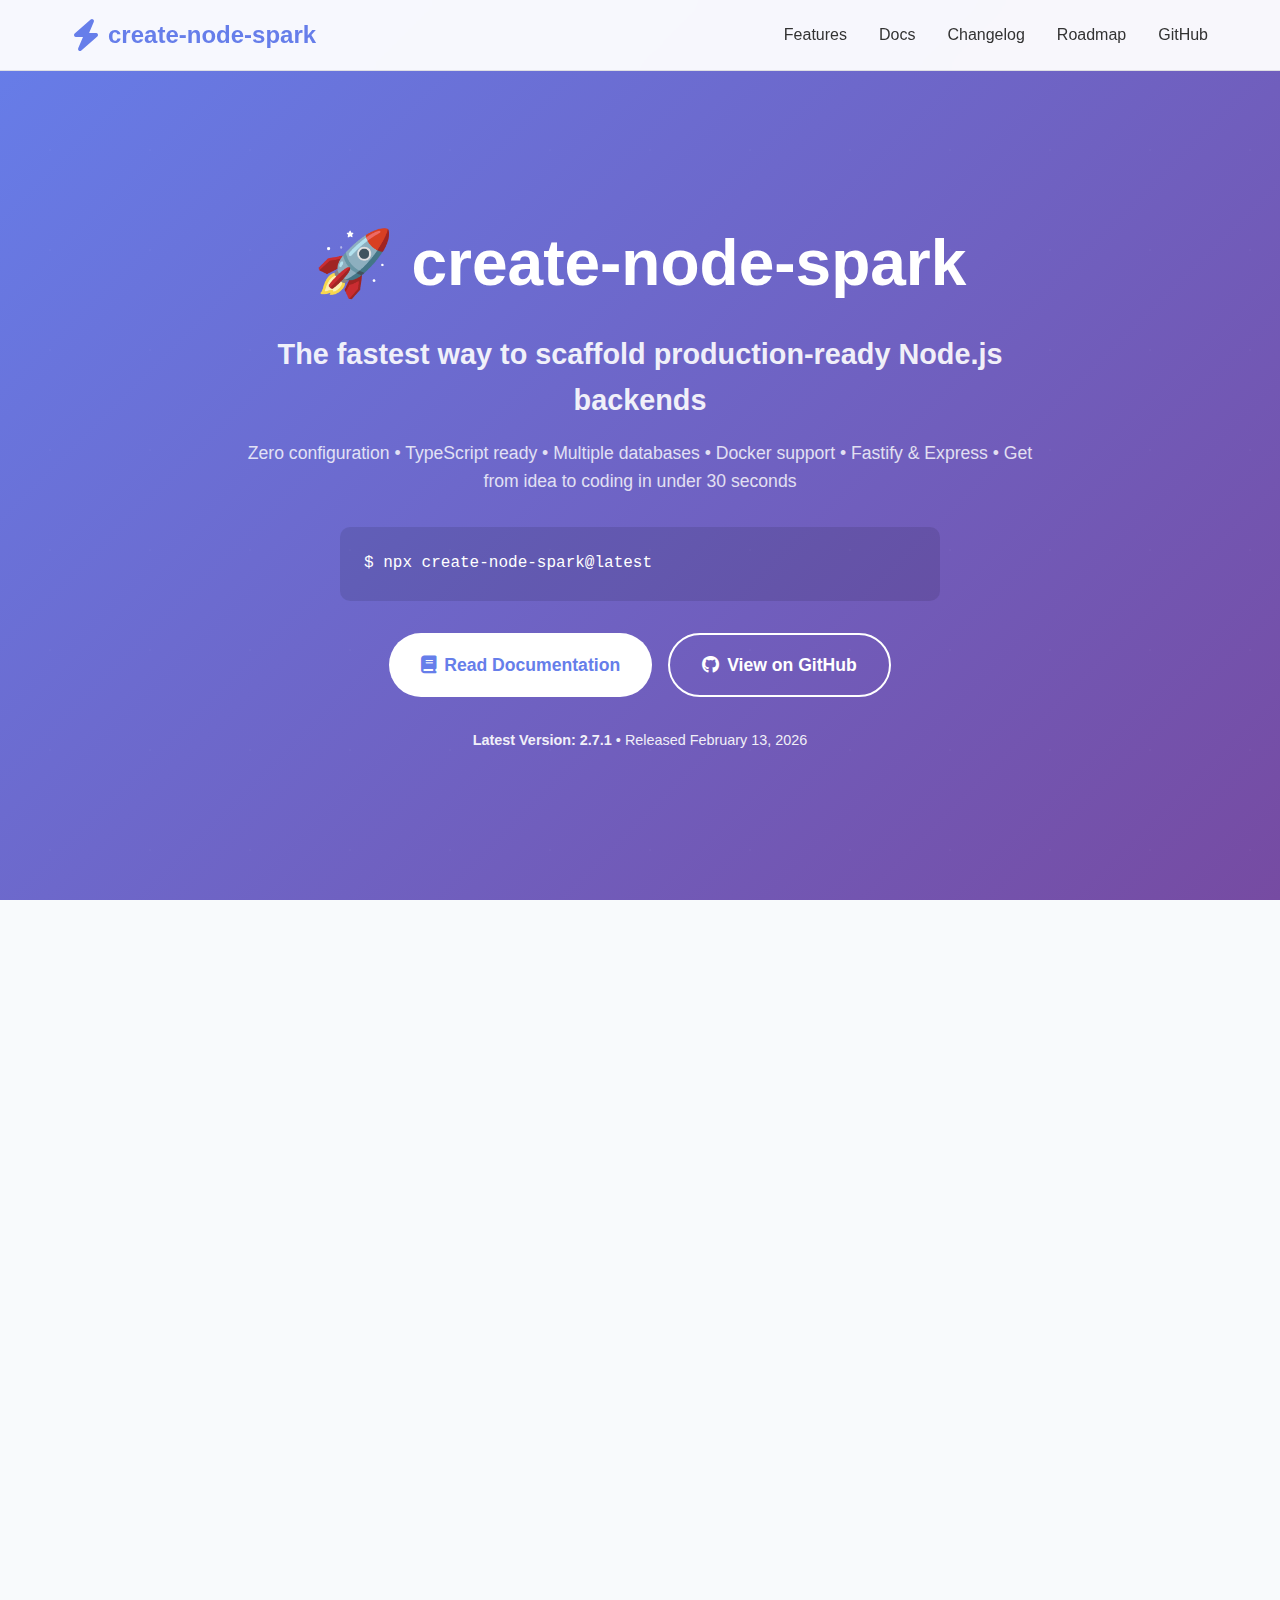
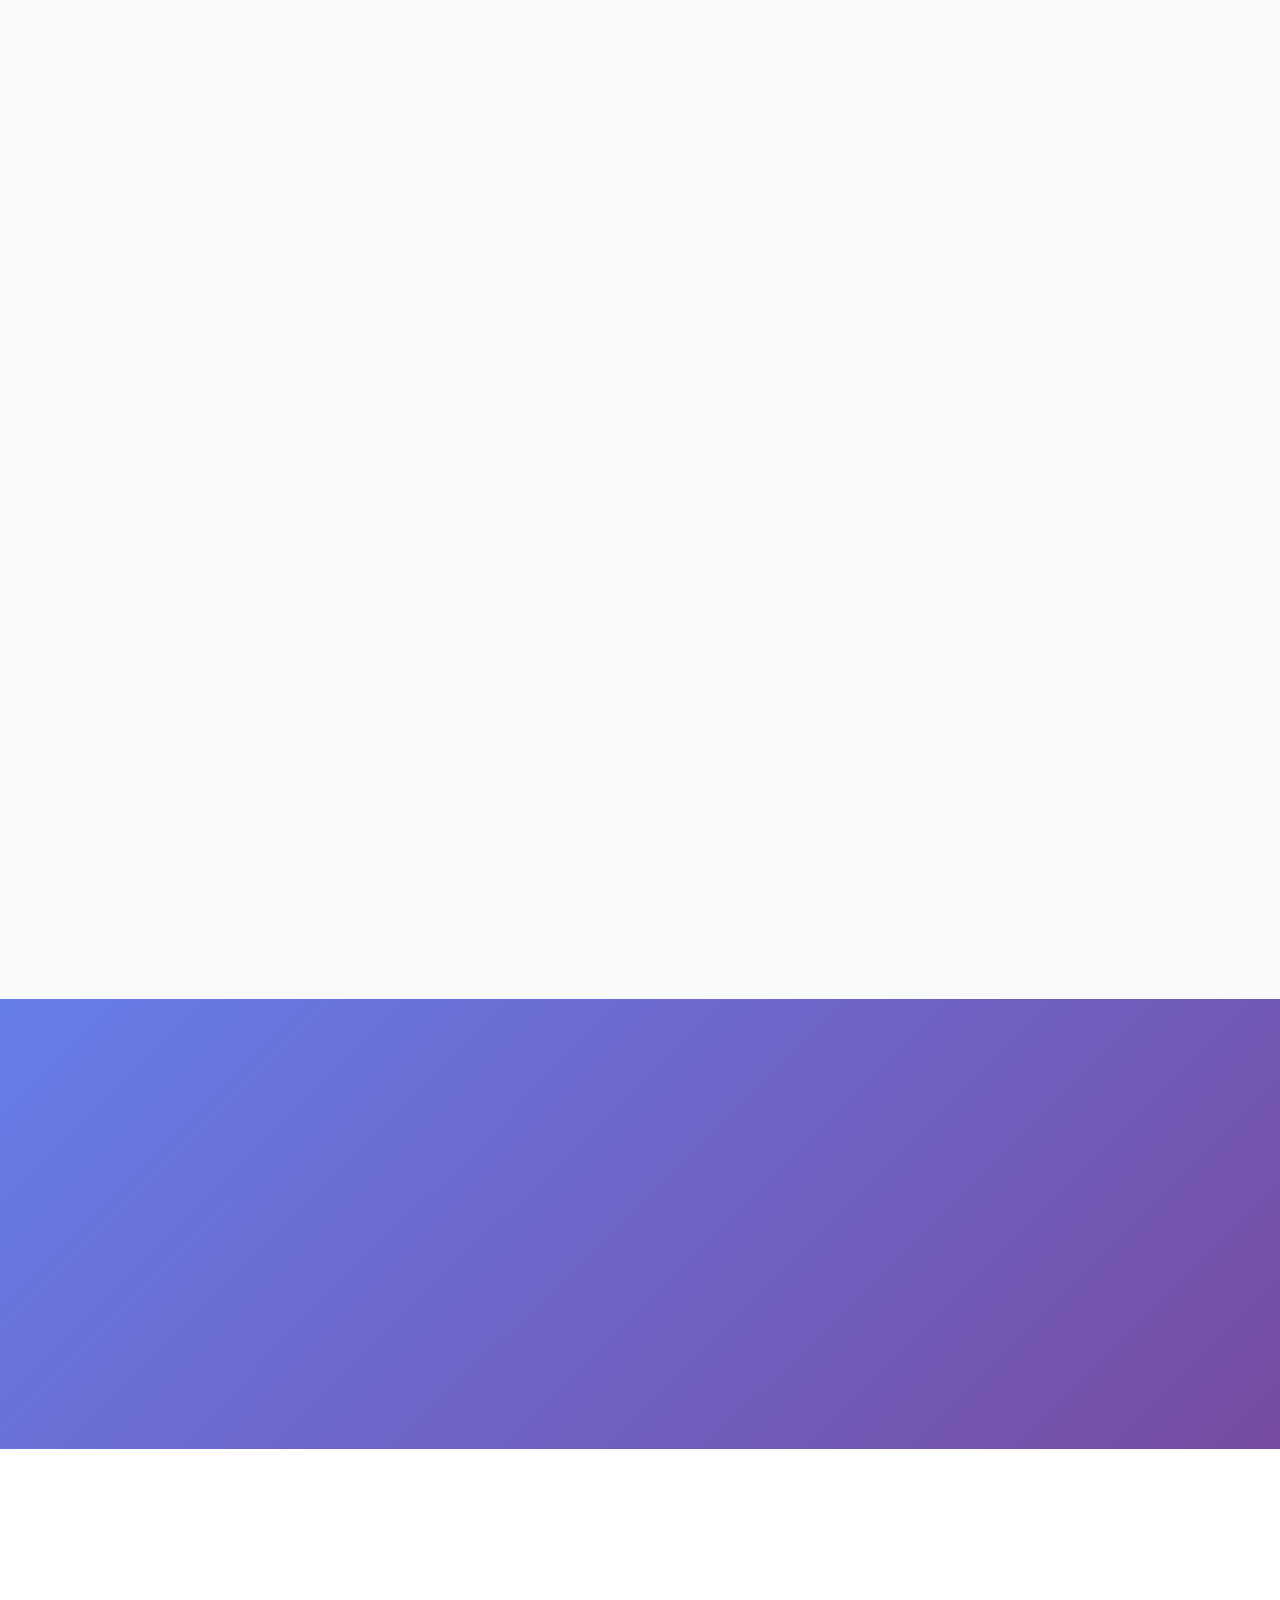
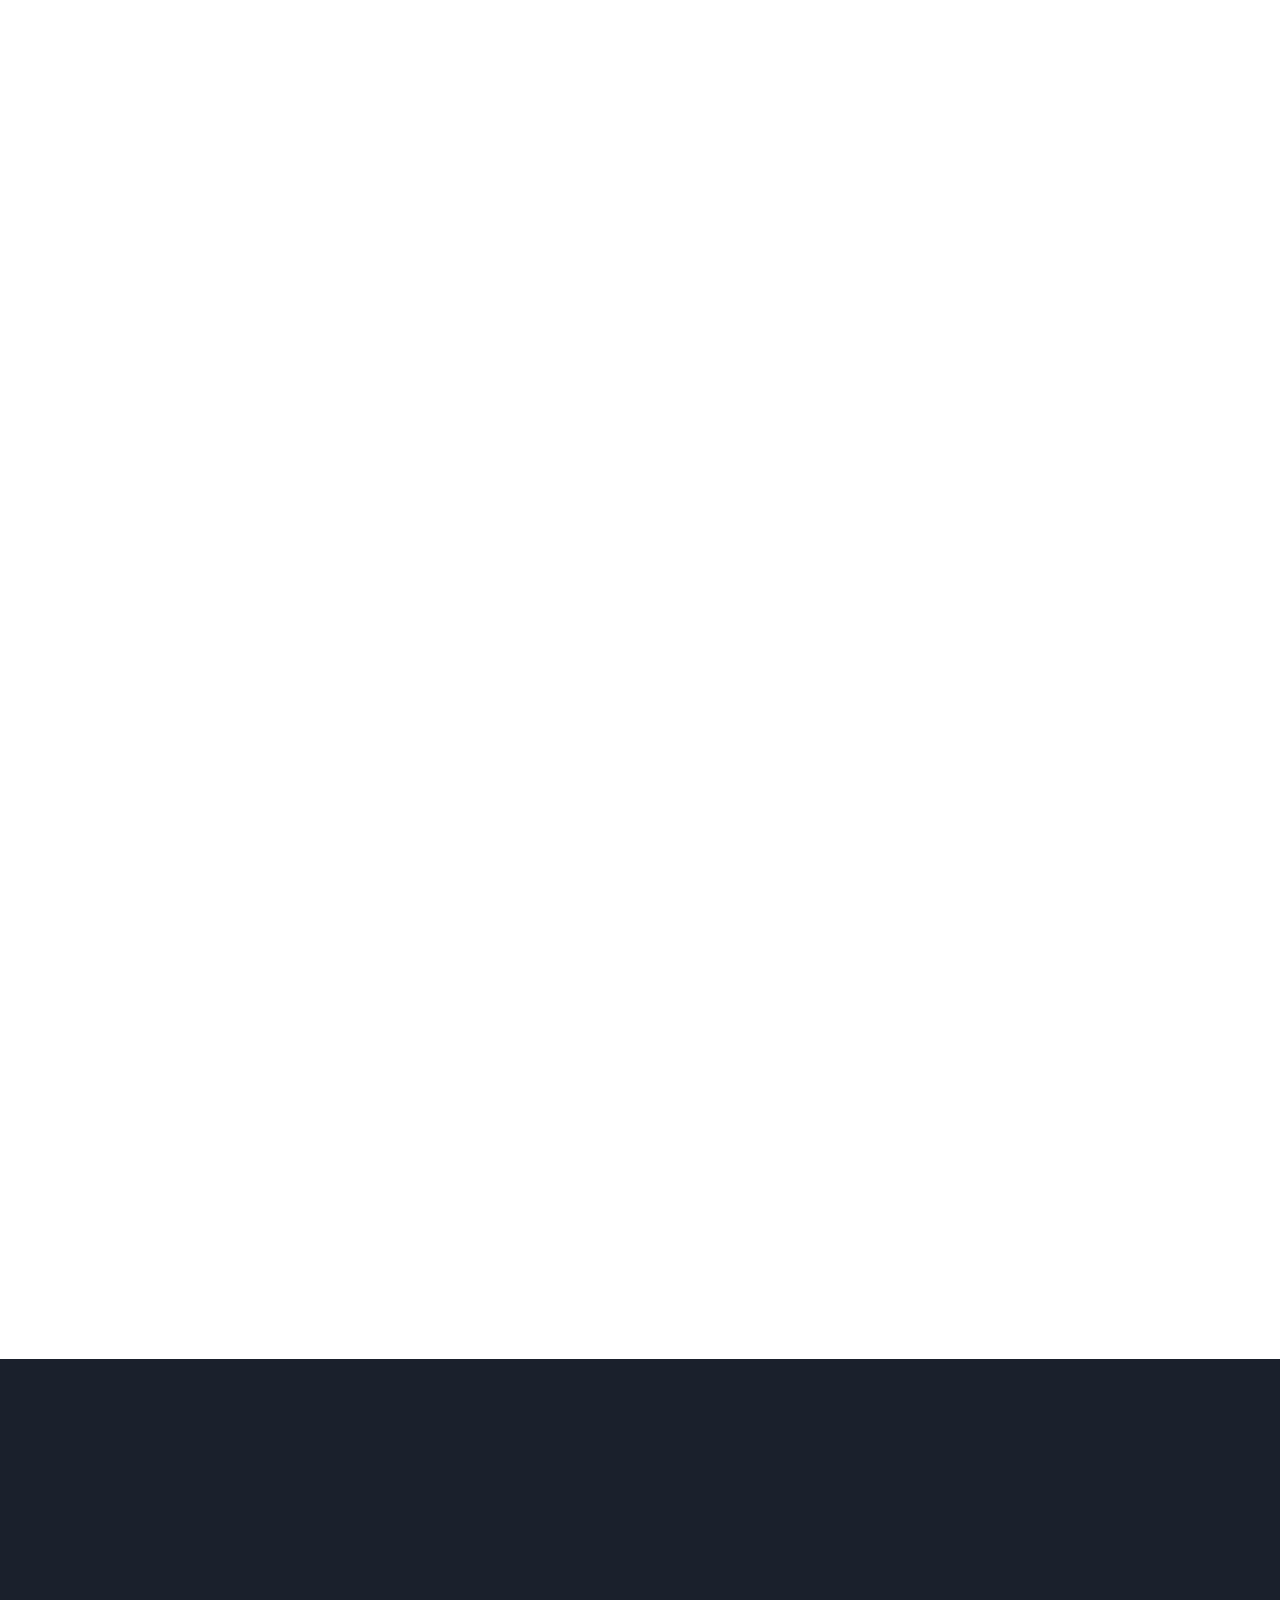
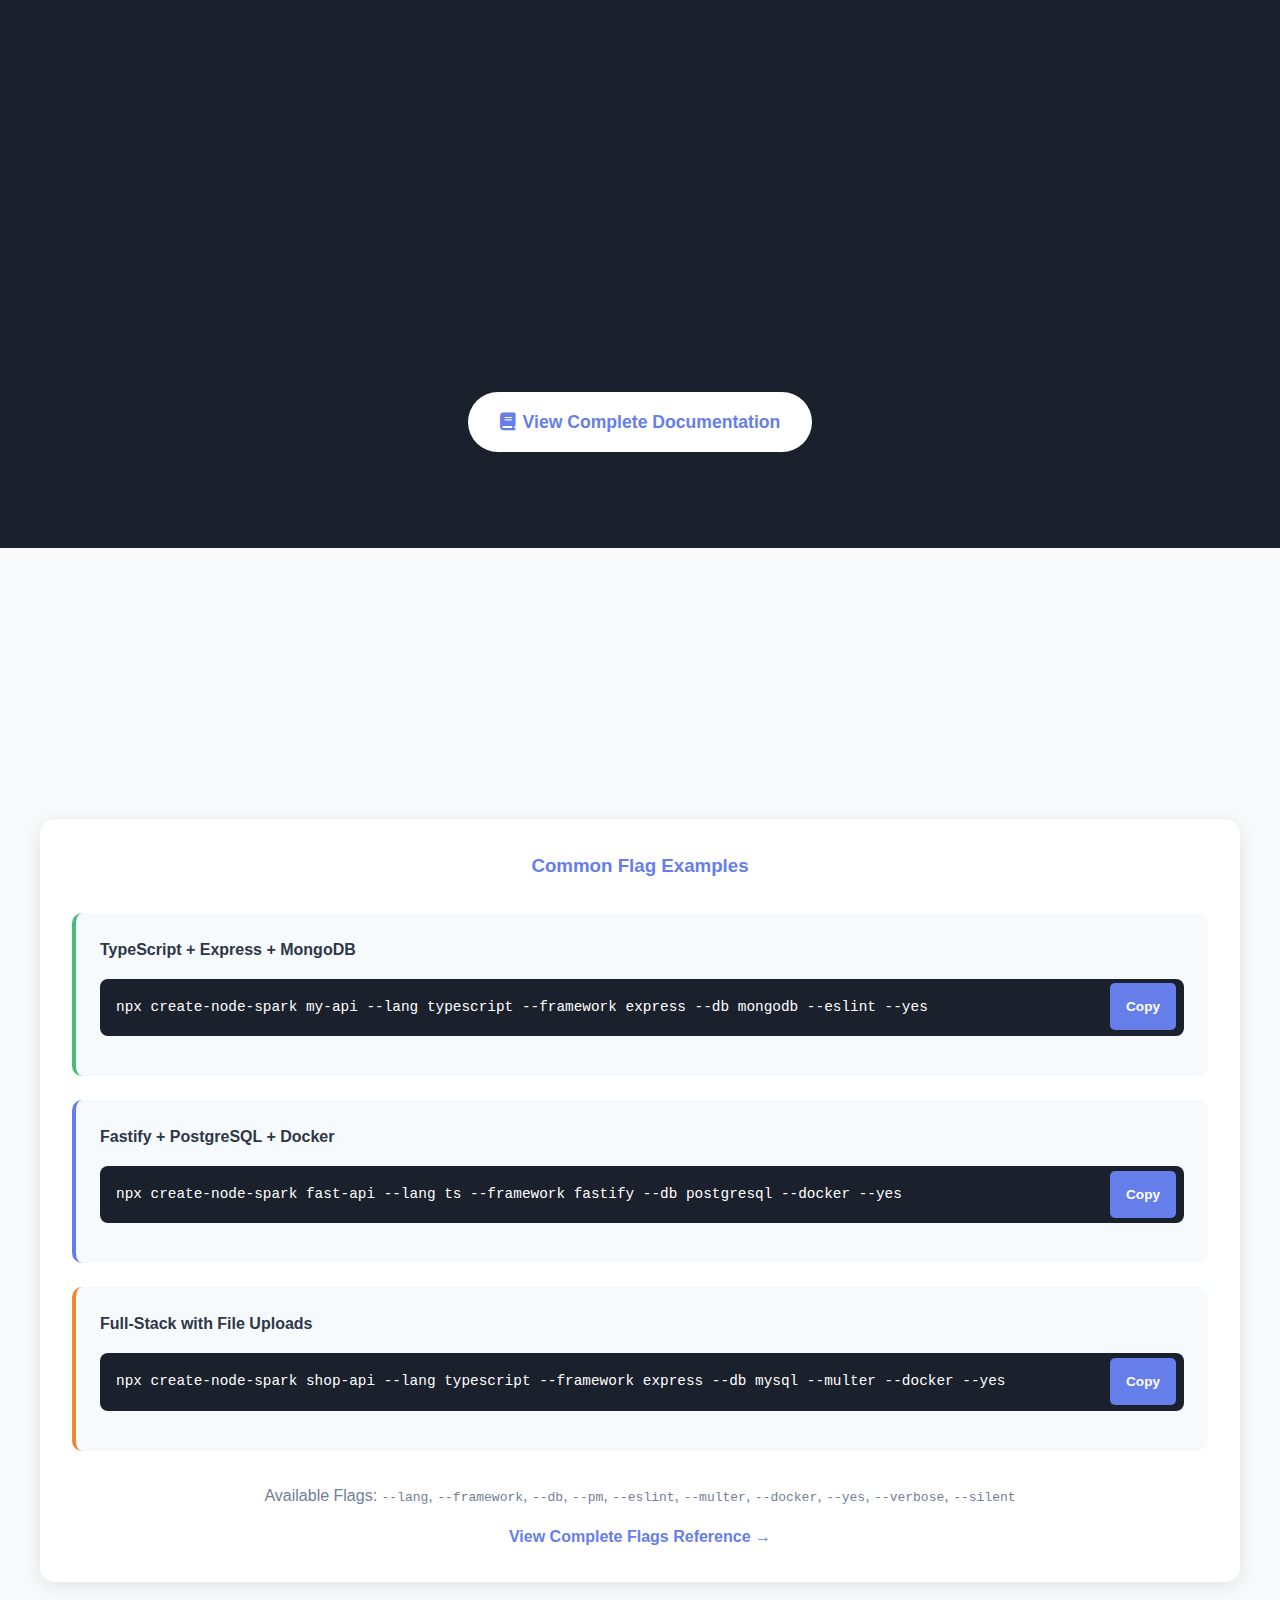
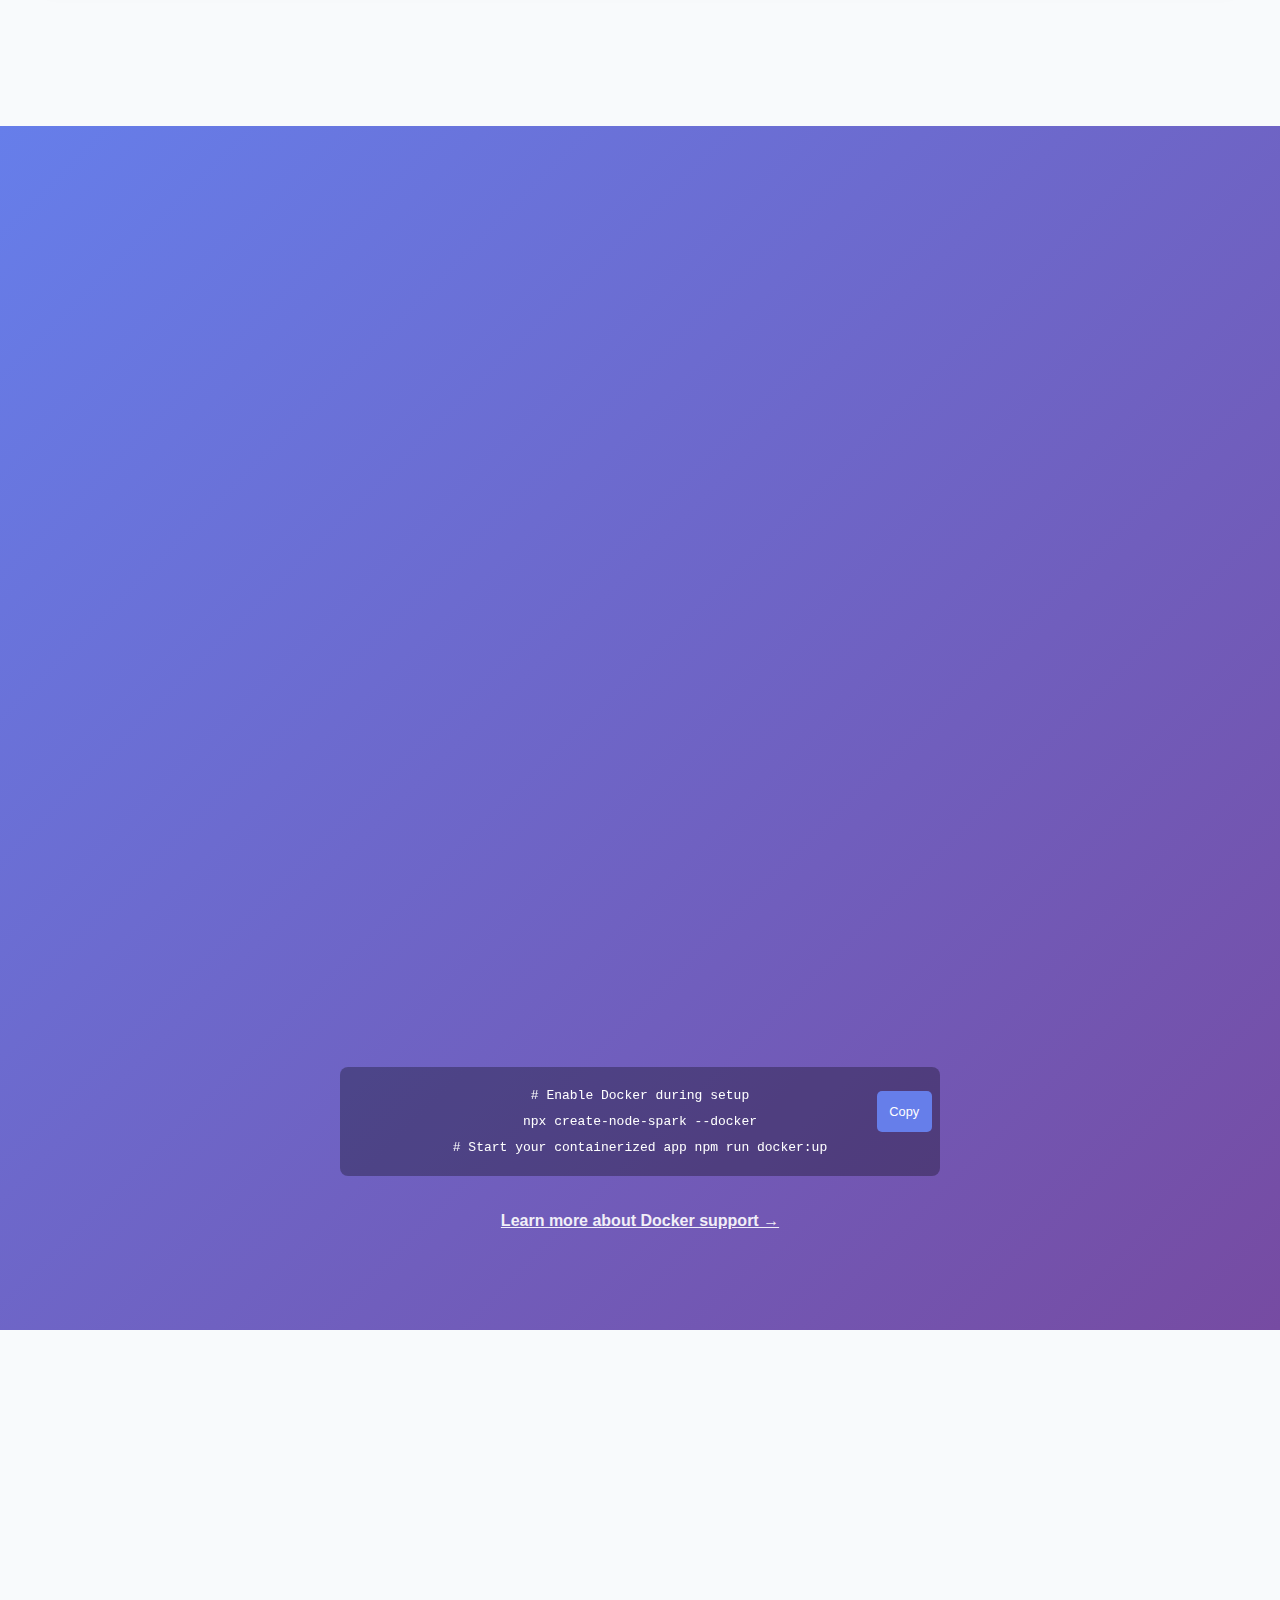
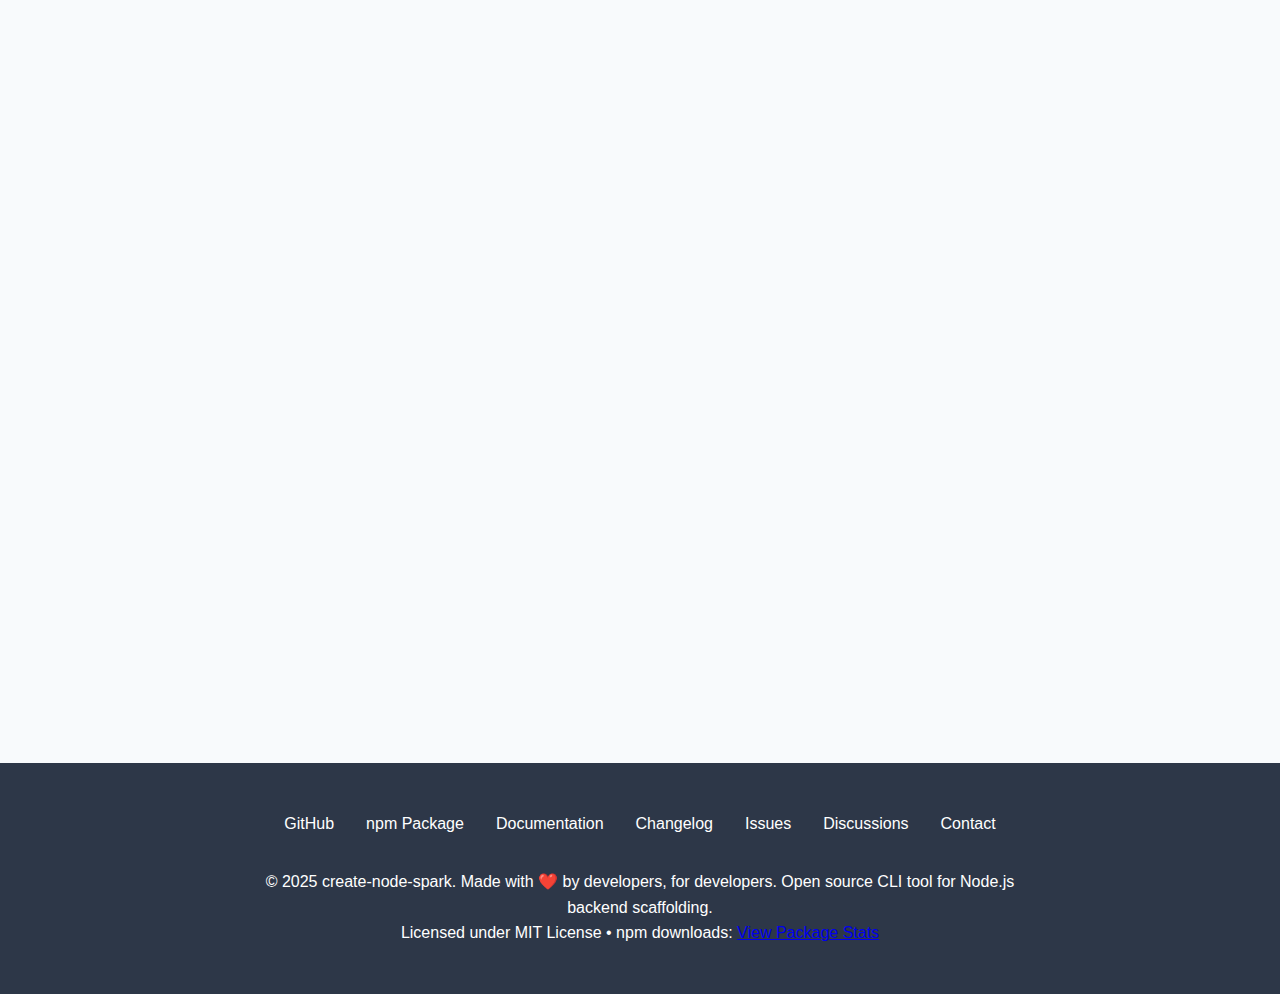
<file: index.html>
<!doctype html>
<html lang="en">
  <head>
    <meta charset="UTF-8" />
    <meta name="viewport" content="width=device-width, initial-scale=1.0" />
    <title>
      create-node-spark - The Fastest Way to Scaffold Node.js Backends | CLI
      Tool
    </title>
    <meta
      name="description"
      content="create-node-spark is a powerful CLI tool for scaffolding production-ready Node.js backend projects. Zero configuration, TypeScript ready, multiple databases, and developer-friendly. Get started in seconds!"
    />
    <meta
      name="keywords"
      content="create-node-spark, Node.js CLI, backend scaffolding, REST API generator, TypeScript, Express.js, MongoDB, MySQL, npm package, developer tools, Node.js boilerplate"
    />
    <meta name="author" content="talhabilaldev" />
    <link rel="canonical" href="https://create-node-spark.dev/" />
    <meta name="robots" content="index, follow" />
    <link rel="sitemap" type="application/xml" href="/sitemap.xml" />
    <!-- Open Graph / Facebook -->
    <meta property="og:type" content="website" />
    <meta
      property="og:title"
      content="create-node-spark - The Fastest Way to Scaffold Node.js Backends"
    />
    <meta
      property="og:description"
      content="Zero configuration CLI tool for production-ready Node.js backends. TypeScript ready, multiple databases, Express.js integration."
    />
    <meta property="og:url" content="https://create-node-spark.dev/" />
    <meta
      property="og:image"
      content="https://res.cloudinary.com/dvdktrhsz/image/upload/v1755154754/2025-08-1410-59-54-ezgif.com-video-to-gif-converter_afyoyo.gif"
    />
    <!-- Twitter -->
    <meta name="twitter:card" content="summary_large_image" />
    <meta
      name="twitter:title"
      content="create-node-spark - The Fastest Way to Scaffold Node.js Backends"
    />
    <meta
      name="twitter:description"
      content="Zero configuration CLI tool for production-ready Node.js backends. TypeScript ready, multiple databases, Express.js integration."
    />
    <meta
      name="twitter:image"
      content="https://res.cloudinary.com/dvdktrhsz/image/upload/v1755154754/2025-08-1410-59-54-ezgif.com-video-to-gif-converter_afyoyo.gif"
    />
    <link rel="icon" href="/favicon.ico" type="image/x-icon" />
    <link rel="stylesheet" href="styles.css" />
    <!-- Accessibility: Language -->
    <meta http-equiv="content-language" content="en" />

    <!-- Structured Data for better SEO -->
    <script type="application/ld+json">
      {
        "@context": "https://schema.org",
        "@type": "SoftwareApplication",
        "name": "create-node-spark",
        "description": "A powerful CLI tool for scaffolding production-ready Node.js backend projects with zero configuration",
        "url": "https://create-node-spark.dev",
        "author": {
          "@type": "Person",
          "name": "talhabilaldev",
          "url": "https://github.com/talhabilal-dev"
        },
        "operatingSystem": "Cross-platform",
        "applicationCategory": "DeveloperApplication",
        "downloadUrl": "https://www.npmjs.com/package/create-node-spark",
        "softwareVersion": "latest",
        "programmingLanguage": ["JavaScript", "TypeScript"],
        "offers": {
          "@type": "Offer",
          "price": "0",
          "priceCurrency": "USD"
        },
        "keywords": "Node.js, CLI, backend, scaffolding, REST API, TypeScript, Express, MongoDB, MySQL"
      }
    </script>

    <!-- Additional meta tags for better indexing -->
    <meta name="application-name" content="create-node-spark" />
    <meta name="theme-color" content="#667eea" />
    <meta name="msapplication-navbutton-color" content="#667eea" />
    <meta name="apple-mobile-web-app-status-bar-style" content="#667eea" />

    <!-- Preload critical resources -->
    <link rel="preload" href="styles.css" as="style" />
    <link
      rel="preload"
      href="https://cdnjs.cloudflare.com/ajax/libs/font-awesome/6.4.0/css/all.min.css"
      as="style"
    />
    <link
      href="https://cdnjs.cloudflare.com/ajax/libs/font-awesome/6.4.0/css/all.min.css"
      rel="stylesheet"
    />
    <link rel="stylesheet" href="styles.css" />
  </head>
  <body>
    <div class="animated-bg"></div>

    <!-- Navigation -->
    <nav id="navbar" aria-label="Main Navigation">
      <div class="nav-container">
        <div class="logo">
          <i class="fas fa-bolt"></i>
          create-node-spark
        </div>
        <ul class="nav-links">
          <li><a href="#features">Features</a></li>
          <li><a href="docs.html">Docs</a></li>
          <li><a href="changelog.html">Changelog</a></li>
          <li><a href="#roadmap">Roadmap</a></li>
          <li>
            <a
              href="https://github.com/talhabilal-dev/create-node-spark"
              target="_blank"
              >GitHub</a
            >
          </li>
        </ul>
      </div>
    </nav>

    <!-- Hero Section -->
    <section class="hero">
      <div class="particles" id="particles"></div>
      <div class="hero-content">
        <h1>🚀 create-node-spark</h1>
        <h2 class="hero-subtitle">
          The fastest way to scaffold production-ready Node.js backends
        </h2>
        <p class="hero-description">
          Zero configuration • TypeScript ready • Multiple databases • Docker
          support • Fastify & Express • Get from idea to coding in under 30
          seconds
        </p>

        <div class="code-example" role="img" aria-label="Installation command">
          <code>$ npx create-node-spark@latest</code>
        </div>

        <div class="cta-buttons">
          <a
            href="docs.html"
            class="btn btn-primary"
            aria-label="Start using create-node-spark"
          >
            <i class="fas fa-book" aria-hidden="true"></i>
            Read Documentation
          </a>
          <a
            href="https://github.com/talhabilal-dev/create-node-spark"
            class="btn btn-secondary"
            target="_blank"
            rel="noopener noreferrer"
            aria-label="View create-node-spark source code on GitHub"
          >
            <i class="fab fa-github" aria-hidden="true"></i>
            View on GitHub
          </a>
        </div>

        <div style="margin-top: 2rem; font-size: 0.9rem; opacity: 0.9">
          <strong>Latest Version: 2.7.1</strong> • Released February 13, 2026
        </div>
      </div>
    </section>

    <!-- Features Section -->
    <section class="features" id="features">
      <div class="container">
        <h2 class="section-title fade-in">✨ Why Choose create-node-spark?</h2>
        <p class="section-subtitle fade-in">
          Built specifically for Node.js backend development with modern best
          practices. Trusted by developers worldwide for rapid prototyping and
          production-ready applications.
        </p>

        <div class="features-grid">
          <div class="feature-card fade-in">
            <div class="feature-icon">⚡</div>
            <h3 class="feature-title">Lightning Fast</h3>
            <p class="feature-description">
              Get from idea to coding in under 30 seconds. No more hours spent
              on project setup and configuration.
            </p>
          </div>

          <div class="feature-card fade-in">
            <div class="feature-icon">🎯</div>
            <h3 class="feature-title">Backend Focused</h3>
            <p class="feature-description">
              Built specifically for Node.js backend development with REST API
              best practices out of the box.
            </p>
          </div>

          <div class="feature-card fade-in">
            <div class="feature-icon">🔧</div>
            <h3 class="feature-title">Highly Configurable</h3>
            <p class="feature-description">
              Choose your stack: TypeScript/JavaScript, npm/pnpm,
              MongoDB/MySQL/PostgreSQL, and more.
            </p>
          </div>

          <div class="feature-card fade-in">
            <div class="feature-icon">📦</div>
            <h3 class="feature-title">Lightweight</h3>
            <p class="feature-description">
              Minimal dependencies keep your projects fast and maintainable.
              Only essential tools included.
            </p>
          </div>

          <div class="feature-card fade-in">
            <div class="feature-icon">🏗️</div>
            <h3 class="feature-title">Production Ready</h3>
            <p class="feature-description">
              Professional folder structure and configurations from day one. No
              refactoring needed.
            </p>
          </div>

          <div class="feature-card fade-in">
            <div class="feature-icon">🌱</div>
            <h3 class="feature-title">Future Proof</h3>
            <p class="feature-description">
              Regular updates and new features based on community feedback and
              modern standards.
            </p>
          </div>

          <div class="feature-card fade-in">
            <div class="feature-icon">�</div>
            <h3 class="feature-title">Docker Ready</h3>
            <p class="feature-description">
              Full Docker support with multi-stage builds, docker-compose, and
              database containers.
            </p>
          </div>

          <div class="feature-card fade-in">
            <div class="feature-icon">⚡</div>
            <h3 class="feature-title">Fastify Support</h3>
            <p class="feature-description">
              Choose Express or Fastify - high-performance framework with
              built-in validation and logging.
            </p>
          </div>

          <div class="feature-card fade-in">
            <div class="feature-icon">🗄️</div>
            <h3 class="feature-title">Database Ready</h3>
            <p class="feature-description">
              MongoDB with Mongoose, MySQL with Knex.js, or PostgreSQL with
              Prisma ORM support.
            </p>
          </div>

          <div class="feature-card fade-in">
            <div class="feature-icon">📁</div>
            <h3 class="feature-title">Smart Structure</h3>
            <p class="feature-description">
              Organized folder structure with controllers, models, routes,
              middleware, and services separation.
            </p>
          </div>

          <div class="feature-card fade-in">
            <div class="feature-icon">🛠️</div>
            <h3 class="feature-title">Developer Tools</h3>
            <p class="feature-description">
              Optional ESLint, Prettier, file upload with Multer, and
              environment variable setup.
            </p>
          </div>
        </div>
      </div>
    </section>

    <!-- Stats Section -->
    <section class="stats">
      <div class="container">
        <div class="stats-grid">
          <div class="stat-item fade-in">
            <span class="stat-number" data-target="30">0</span>
            <span class="stat-label">Seconds to Setup</span>
          </div>
          <div class="stat-item fade-in">
            <span class="stat-number" data-target="3">0</span>
            <span class="stat-label">Database Options</span>
          </div>
          <div class="stat-item fade-in">
            <span class="stat-number" data-target="2">0</span>
            <span class="stat-label">Frameworks</span>
          </div>
          <div class="stat-item fade-in">
            <span class="stat-number" data-target="100">0</span>
            <span class="stat-label">% Open Source</span>
          </div>
        </div>
      </div>
    </section>

    <!-- Roadmap Section -->
    <section class="roadmap" id="roadmap">
      <div class="container">
        <h2 class="section-title fade-in">🛣️ Development Roadmap</h2>
        <p class="section-subtitle fade-in">
          See what's completed, in progress, and planned for the future
        </p>

        <div class="phase phase-completed fade-in">
          <h3 class="phase-title">
            <i class="fas fa-check-circle"></i>
            Phase 1 - COMPLETED
          </h3>
          <div class="phase-items">
            <div class="phase-item">✅ JavaScript & TypeScript Support</div>
            <div class="phase-item">✅ npm & pnpm Package Managers</div>
            <div class="phase-item">✅ Express.js Framework</div>
            <div class="phase-item">✅ Fastify Framework</div>
            <div class="phase-item">✅ MongoDB & MySQL Integration</div>
            <div class="phase-item">✅ PostgreSQL + Prisma ORM</div>
            <div class="phase-item">✅ Docker Containerization</div>
            <div class="phase-item">✅ ESLint & Prettier Setup</div>
            <div class="phase-item">✅ Multer File Upload</div>
            <div class="phase-item">✅ CLI Flags System</div>
            <div class="phase-item">✅ ESM Module Support</div>
            <div class="phase-item">✅ Environment Configuration</div>
          </div>
        </div>

        <div class="phase phase-progress fade-in">
          <h3 class="phase-title">
            <i class="fas fa-cog fa-spin"></i>
            Phase 2 - IN PROGRESS (50%)
          </h3>
          <div class="phase-items">
            <div class="phase-item">🔄 Enhanced Project Customization</div>
            <div class="phase-item">🔄 Template System</div>
            <div class="phase-item">
              📋 Automated Testing Setup (Jest/Vitest)
            </div>
            <div class="phase-item">
              📋 Authentication Templates (JWT, OAuth)
            </div>
            <div class="phase-item">📋 API Documentation (Swagger/OpenAPI)</div>
          </div>
        </div>

        <div class="phase phase-planned fade-in">
          <h3 class="phase-title">
            <i class="fas fa-rocket"></i>
            Phase 3 - PLANNED (Q3-Q4 2025)
          </h3>
          <div class="phase-items">
            <div class="phase-item">📋 GraphQL API Support</div>
            <div class="phase-item">📋 Kubernetes Configurations</div>
            <div class="phase-item">
              📋 CI/CD Templates (GitHub Actions, GitLab)
            </div>
            <div class="phase-item">📋 Plugin System</div>
            <div class="phase-item">
              📋 Industry Templates (E-commerce, Social, CMS)
            </div>
            <div class="phase-item">📋 Microservices Architecture</div>
            <div class="phase-item">📋 Message Queues (Redis, RabbitMQ)</div>
            <div class="phase-item">📋 Cloud Deployment Templates</div>
          </div>
        </div>
      </div>
    </section>

    <!-- Installation Section -->
    <section class="installation" id="installation">
      <div class="container">
        <h2 class="section-title fade-in" style="color: white">
          📦 Quick Start
        </h2>
        <p
          class="section-subtitle fade-in"
          style="color: rgba(255, 255, 255, 0.8)"
        >
          Three simple ways to get started - choose what works best for you
        </p>

        <div class="installation-methods">
          <div class="method-card fade-in">
            <h3 class="method-title">📱 NPX (Recommended)</h3>
            <div class="method-code">
              <button class="copy-btn" onclick="copyCode(this)">Copy</button>
              <code>npx create-node-spark@latest</code>
            </div>
            <p>
              ✅ Always uses the latest version<br />
              ✅ No global installation required<br />
              ✅ Perfect for one-time usage
            </p>
          </div>

          <div class="method-card fade-in">
            <h3 class="method-title">🌍 Global Installation</h3>
            <div class="method-code">
              <button class="copy-btn" onclick="copyCode(this)">Copy</button>
              <code
                >npm install -g create-node-spark<br />create-node-spark</code
              >
            </div>
            <p>
              ✅ Available from anywhere<br />
              ✅ Faster subsequent usage<br />
              ✅ Ideal for frequent use
            </p>
          </div>

          <div class="method-card fade-in">
            <h3 class="method-title">⚡ Full Automation</h3>
            <div class="method-code">
              <button class="copy-btn" onclick="copyCode(this)">Copy</button>
              <code
                >npx create-node-spark my-api --lang ts --framework express --db
                mongodb --docker --yes</code
              >
            </div>
            <p>
              ✅ Use CLI flags for full automation<br />
              ✅ Perfect for CI/CD pipelines<br />
              ✅ Skip all prompts instantly
            </p>
          </div>
        </div>

        <div style="margin-top: 3rem; text-align: center">
          <a
            href="docs.html"
            class="btn btn-primary"
            style="display: inline-flex; align-items: center; gap: 0.5rem"
          >
            <i class="fas fa-book"></i>
            View Complete Documentation
          </a>
        </div>
      </div>
    </section>

    <!-- CLI Flags Section -->
    <section class="features" style="background: #f8fafc">
      <div class="container">
        <h2 class="section-title fade-in">🚩 Powerful CLI Flags</h2>
        <p class="section-subtitle fade-in">
          Use command-line flags for full automation or mix with interactive
          prompts for flexibility
        </p>

        <div
          style="
            background: white;
            padding: 2rem;
            border-radius: 15px;
            box-shadow: 0 4px 20px rgba(0, 0, 0, 0.1);
            margin-bottom: 3rem;
          "
        >
          <h3 style="text-align: center; margin-bottom: 2rem; color: #667eea">
            Common Flag Examples
          </h3>

          <div style="display: grid; gap: 1.5rem">
            <div
              style="
                background: #f7fafc;
                padding: 1.5rem;
                border-radius: 10px;
                border-left: 4px solid #48bb78;
              "
            >
              <h4 style="color: #2d3748; margin-bottom: 0.5rem">
                TypeScript + Express + MongoDB
              </h4>
              <div class="method-code">
                <button class="copy-btn" onclick="copyCode(this)">Copy</button>
                <code style="font-size: 0.9rem"
                  >npx create-node-spark my-api --lang typescript --framework
                  express --db mongodb --eslint --yes</code
                >
              </div>
            </div>

            <div
              style="
                background: #f7fafc;
                padding: 1.5rem;
                border-radius: 10px;
                border-left: 4px solid #667eea;
              "
            >
              <h4 style="color: #2d3748; margin-bottom: 0.5rem">
                Fastify + PostgreSQL + Docker
              </h4>
              <div class="method-code">
                <button class="copy-btn" onclick="copyCode(this)">Copy</button>
                <code style="font-size: 0.9rem"
                  >npx create-node-spark fast-api --lang ts --framework fastify
                  --db postgresql --docker --yes</code
                >
              </div>
            </div>

            <div
              style="
                background: #f7fafc;
                padding: 1.5rem;
                border-radius: 10px;
                border-left: 4px solid #ed8936;
              "
            >
              <h4 style="color: #2d3748; margin-bottom: 0.5rem">
                Full-Stack with File Uploads
              </h4>
              <div class="method-code">
                <button class="copy-btn" onclick="copyCode(this)">Copy</button>
                <code style="font-size: 0.9rem"
                  >npx create-node-spark shop-api --lang typescript --framework
                  express --db mysql --multer --docker --yes</code
                >
              </div>
            </div>
          </div>

          <div style="margin-top: 2rem; text-align: center">
            <p style="color: #718096; margin-bottom: 1rem">
              Available Flags: <code>--lang</code>, <code>--framework</code>,
              <code>--db</code>, <code>--pm</code>, <code>--eslint</code>,
              <code>--multer</code>, <code>--docker</code>, <code>--yes</code>,
              <code>--verbose</code>, <code>--silent</code>
            </p>
            <a
              href="docs.html#cli-flags"
              style="color: #667eea; font-weight: 600; text-decoration: none"
            >
              View Complete Flags Reference →
            </a>
          </div>
        </div>
      </div>
    </section>

    <!-- Docker Section -->
    <section
      class="features"
      style="
        background: linear-gradient(135deg, #667eea 0%, #764ba2 100%);
        color: white;
      "
    >
      <div class="container">
        <h2 class="section-title fade-in" style="color: white">
          🐳 Docker Support
        </h2>
        <p
          class="section-subtitle fade-in"
          style="color: rgba(255, 255, 255, 0.9)"
        >
          Production-ready containerization with best practices built-in
        </p>

        <div class="features-grid">
          <div
            class="feature-card fade-in"
            style="
              background: rgba(255, 255, 255, 0.1);
              backdrop-filter: blur(10px);
              color: white;
              border: 1px solid rgba(255, 255, 255, 0.2);
            "
          >
            <div class="feature-icon">🏗️</div>
            <h3 class="feature-title" style="color: white">
              Multi-Stage Builds
            </h3>
            <p
              class="feature-description"
              style="color: rgba(255, 255, 255, 0.9)"
            >
              Optimized Dockerfile with multi-stage builds for minimal image
              size and maximum security.
            </p>
          </div>

          <div
            class="feature-card fade-in"
            style="
              background: rgba(255, 255, 255, 0.1);
              backdrop-filter: blur(10px);
              color: white;
              border: 1px solid rgba(255, 255, 255, 0.2);
            "
          >
            <div class="feature-icon">📦</div>
            <h3 class="feature-title" style="color: white">Docker Compose</h3>
            <p
              class="feature-description"
              style="color: rgba(255, 255, 255, 0.9)"
            >
              Full-stack orchestration with database containers, health checks,
              and volume persistence.
            </p>
          </div>

          <div
            class="feature-card fade-in"
            style="
              background: rgba(255, 255, 255, 0.1);
              backdrop-filter: blur(10px);
              color: white;
              border: 1px solid rgba(255, 255, 255, 0.2);
            "
          >
            <div class="feature-icon">🔄</div>
            <h3 class="feature-title" style="color: white">
              Hot Reload Dev Mode
            </h3>
            <p
              class="feature-description"
              style="color: rgba(255, 255, 255, 0.9)"
            >
              Dockerfile.dev with volume mounting for instant code updates
              during development.
            </p>
          </div>

          <div
            class="feature-card fade-in"
            style="
              background: rgba(255, 255, 255, 0.1);
              backdrop-filter: blur(10px);
              color: white;
              border: 1px solid rgba(255, 255, 255, 0.2);
            "
          >
            <div class="feature-icon">🔒</div>
            <h3 class="feature-title" style="color: white">Security First</h3>
            <p
              class="feature-description"
              style="color: rgba(255, 255, 255, 0.9)"
            >
              Non-root user execution, Alpine-based images, and proper
              .dockerignore patterns.
            </p>
          </div>

          <div
            class="feature-card fade-in"
            style="
              background: rgba(255, 255, 255, 0.1);
              backdrop-filter: blur(10px);
              color: white;
              border: 1px solid rgba(255, 255, 255, 0.2);
            "
          >
            <div class="feature-icon">💾</div>
            <h3 class="feature-title" style="color: white">
              Database Containers
            </h3>
            <p
              class="feature-description"
              style="color: rgba(255, 255, 255, 0.9)"
            >
              Automatic MongoDB, MySQL, or PostgreSQL containers with persistent
              volumes.
            </p>
          </div>

          <div
            class="feature-card fade-in"
            style="
              background: rgba(255, 255, 255, 0.1);
              backdrop-filter: blur(10px);
              color: white;
              border: 1px solid rgba(255, 255, 255, 0.2);
            "
          >
            <div class="feature-icon">⚙️</div>
            <h3 class="feature-title" style="color: white">Ready Scripts</h3>
            <p
              class="feature-description"
              style="color: rgba(255, 255, 255, 0.9)"
            >
              Pre-configured npm scripts: docker:build, docker:run, docker:dev,
              docker:up, docker:down.
            </p>
          </div>
        </div>

        <div style="margin-top: 3rem; text-align: center">
          <div
            class="method-code"
            style="
              background: rgba(0, 0, 0, 0.3);
              max-width: 600px;
              margin: 0 auto;
            "
          >
            <button class="copy-btn-support" onclick="copyCode(this)">Copy</button>
            <code style="color: white"
              ># Enable Docker during setup <br> npx create-node-spark --docker <br>#
              Start your containerized app npm run docker:up</code
            >
          </div>
          <p style="margin-top: 2rem; opacity: 0.9">
            <a
              href="docs.html#docker"
              style="color: white; text-decoration: underline; font-weight: 600"
            >
              Learn more about Docker support →
            </a>
          </p>
        </div>
      </div>
    </section>

    <!-- Use Cases Section -->
    <section class="features" style="background: #f8fafc">
      <div class="container">
        <h2 class="section-title fade-in">🎯 Perfect For</h2>
        <p class="section-subtitle fade-in">
          create-node-spark is ideal for various development scenarios and team
          sizes
        </p>

        <div class="features-grid">
          <div class="feature-card fade-in">
            <div class="feature-icon">🚀</div>
            <h3 class="feature-title">Rapid Prototyping</h3>
            <p class="feature-description">
              Build MVP backends quickly without spending hours on setup.
              Perfect for hackathons and proof-of-concepts.
            </p>
          </div>

          <div class="feature-card fade-in">
            <div class="feature-icon">👨‍💻</div>
            <h3 class="feature-title">Solo Developers</h3>
            <p class="feature-description">
              Get industry-standard project structure without the complexity.
              Focus on features, not configuration.
            </p>
          </div>

          <div class="feature-card fade-in">
            <div class="feature-icon">🏢</div>
            <h3 class="feature-title">Enterprise Teams</h3>
            <p class="feature-description">
              Ensure consistent project structure across teams. Onboard new
              developers faster with familiar patterns.
            </p>
          </div>

          <div class="feature-card fade-in">
            <div class="feature-icon">📚</div>
            <h3 class="feature-title">Learning Projects</h3>
            <p class="feature-description">
              Start with production-ready code structure. Learn best practices
              from day one with real-world examples.
            </p>
          </div>

          <div class="feature-card fade-in">
            <div class="feature-icon">🔄</div>
            <h3 class="feature-title">API-First Development</h3>
            <p class="feature-description">
              REST API ready setup with proper routing, middleware, and database
              integration from the start.
            </p>
          </div>

          <div class="feature-card fade-in">
            <div class="feature-icon">⚡</div>
            <h3 class="feature-title">Microservices</h3>
            <p class="feature-description">
              Create multiple services quickly with consistent structure.
              Perfect for microservice architectures.
            </p>
          </div>
        </div>
      </div>
    </section>

    <!-- Footer -->
    <footer>
      <div class="footer-content">
        <div class="footer-links">
          <a
            href="https://github.com/talhabilal-dev/create-node-spark"
            target="_blank"
            rel="noopener noreferrer"
            aria-label="create-node-spark GitHub repository"
            >GitHub</a
          >
          <a
            href="https://www.npmjs.com/package/create-node-spark"
            target="_blank"
            rel="noopener noreferrer"
            aria-label="create-node-spark npm package"
            >npm Package</a
          >
          <a href="docs.html" aria-label="Complete documentation"
            >Documentation</a
          >
          <a href="changelog.html" aria-label="Version history and changelog"
            >Changelog</a
          >
          <a
            href="https://github.com/talhabilal-dev/create-node-spark/issues"
            target="_blank"
            rel="noopener noreferrer"
            aria-label="Report issues and bugs"
            >Issues</a
          >
          <a
            href="https://github.com/talhabilal-dev/create-node-spark/discussions"
            target="_blank"
            rel="noopener noreferrer"
            aria-label="Community discussions"
            >Discussions</a
          >
          <a
            href="mailto:contact@talhabilal.dev"
            aria-label="Contact create-node-spark developer"
            >Contact</a
          >
        </div>
        <p>
          &copy; 2025 create-node-spark. Made with ❤️ by developers, for
          developers. Open source CLI tool for Node.js backend scaffolding.
        </p>
        <p>
          Licensed under MIT License • npm downloads:
          <a
            href="https://www.npmjs.com/package/create-node-spark"
            target="_blank"
            rel="noopener noreferrer"
            >View Package Stats</a
          >
        </p>
      </div>
    </footer>

    <script src="script.js"></script>
  </body>
</html>
</file>
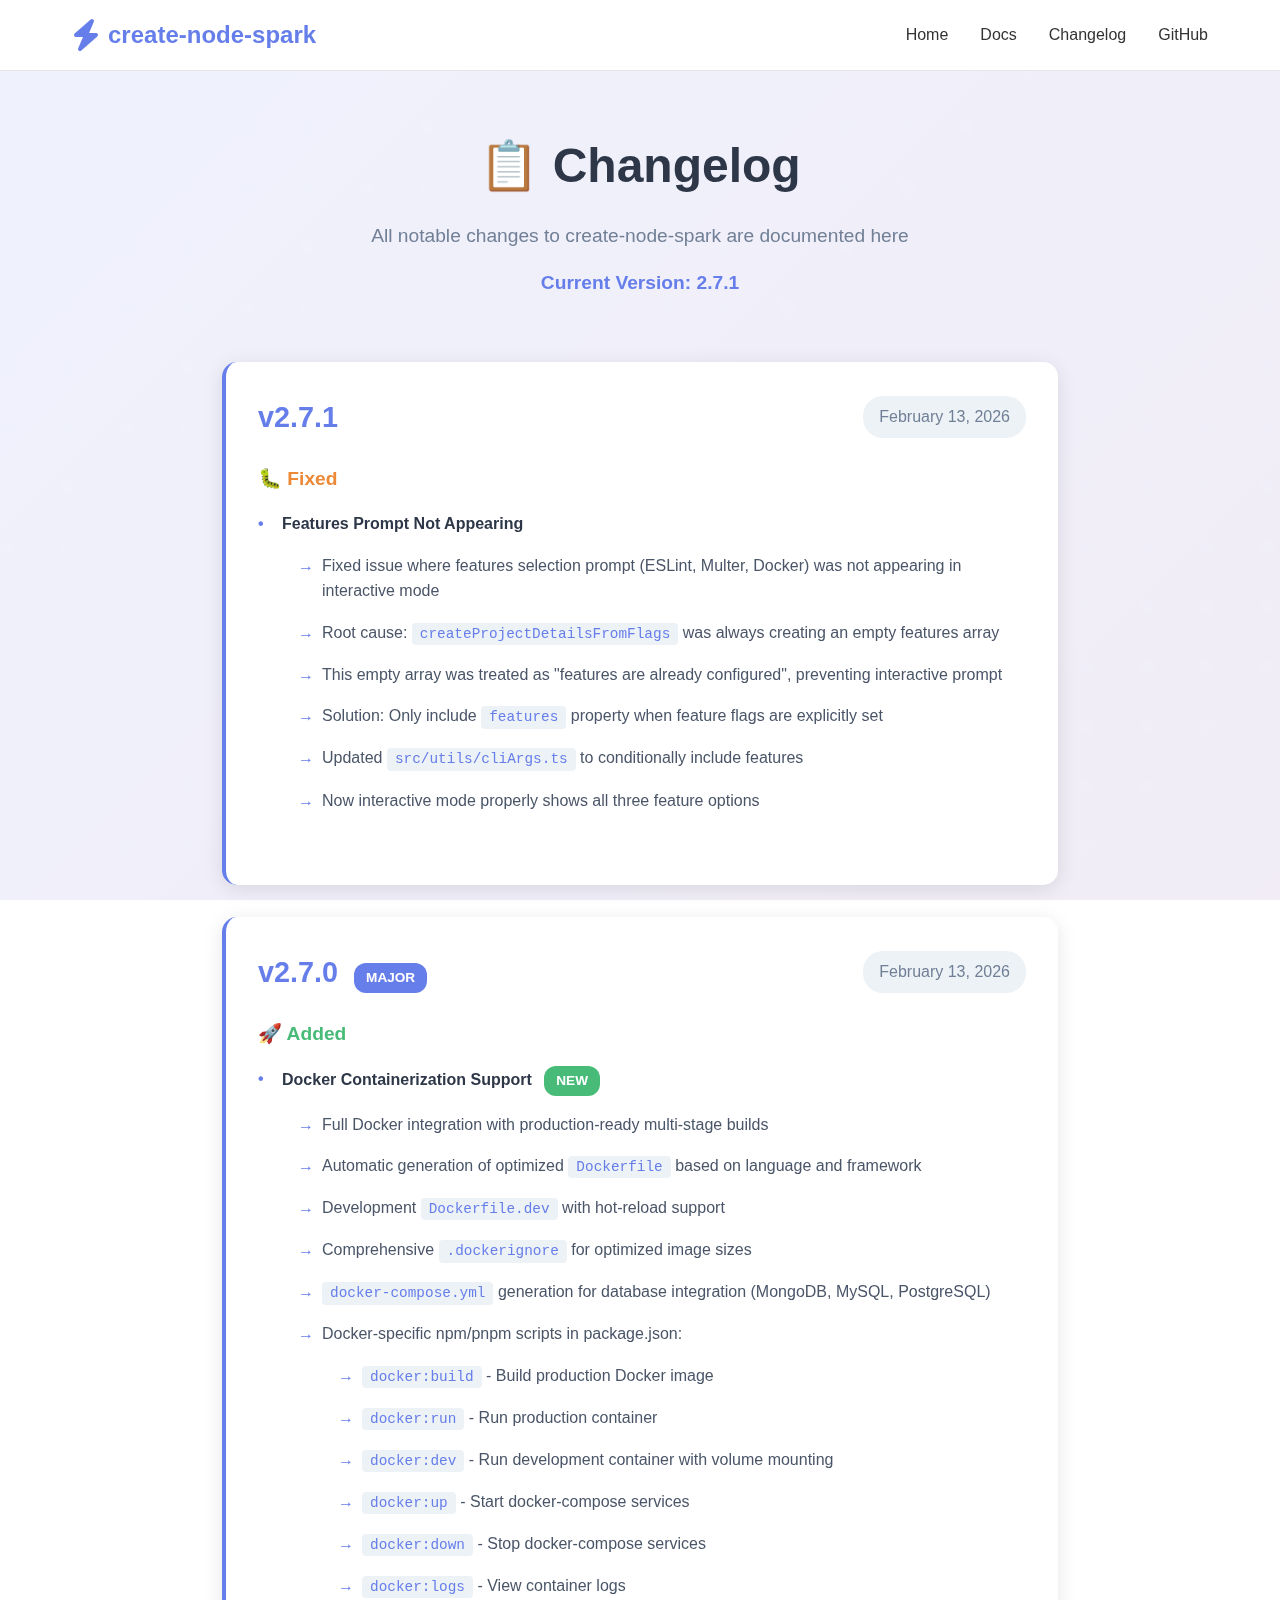
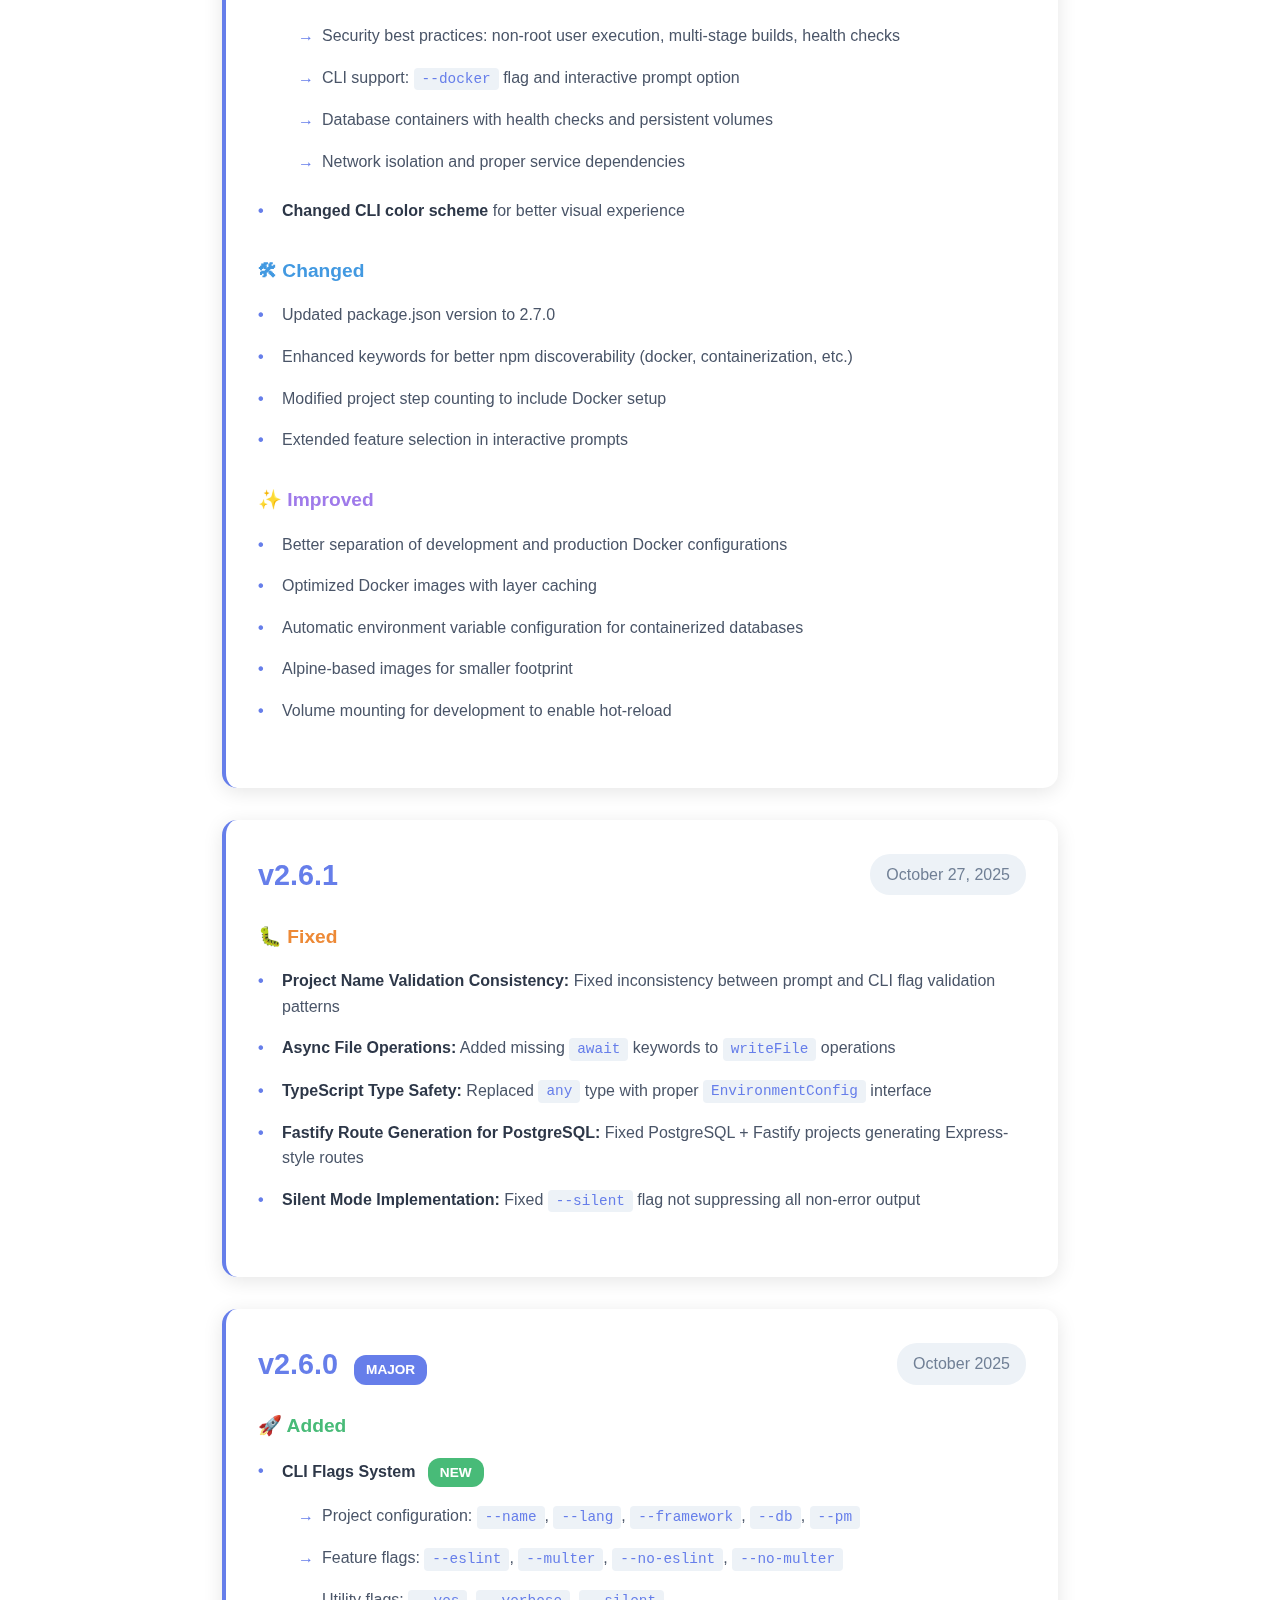
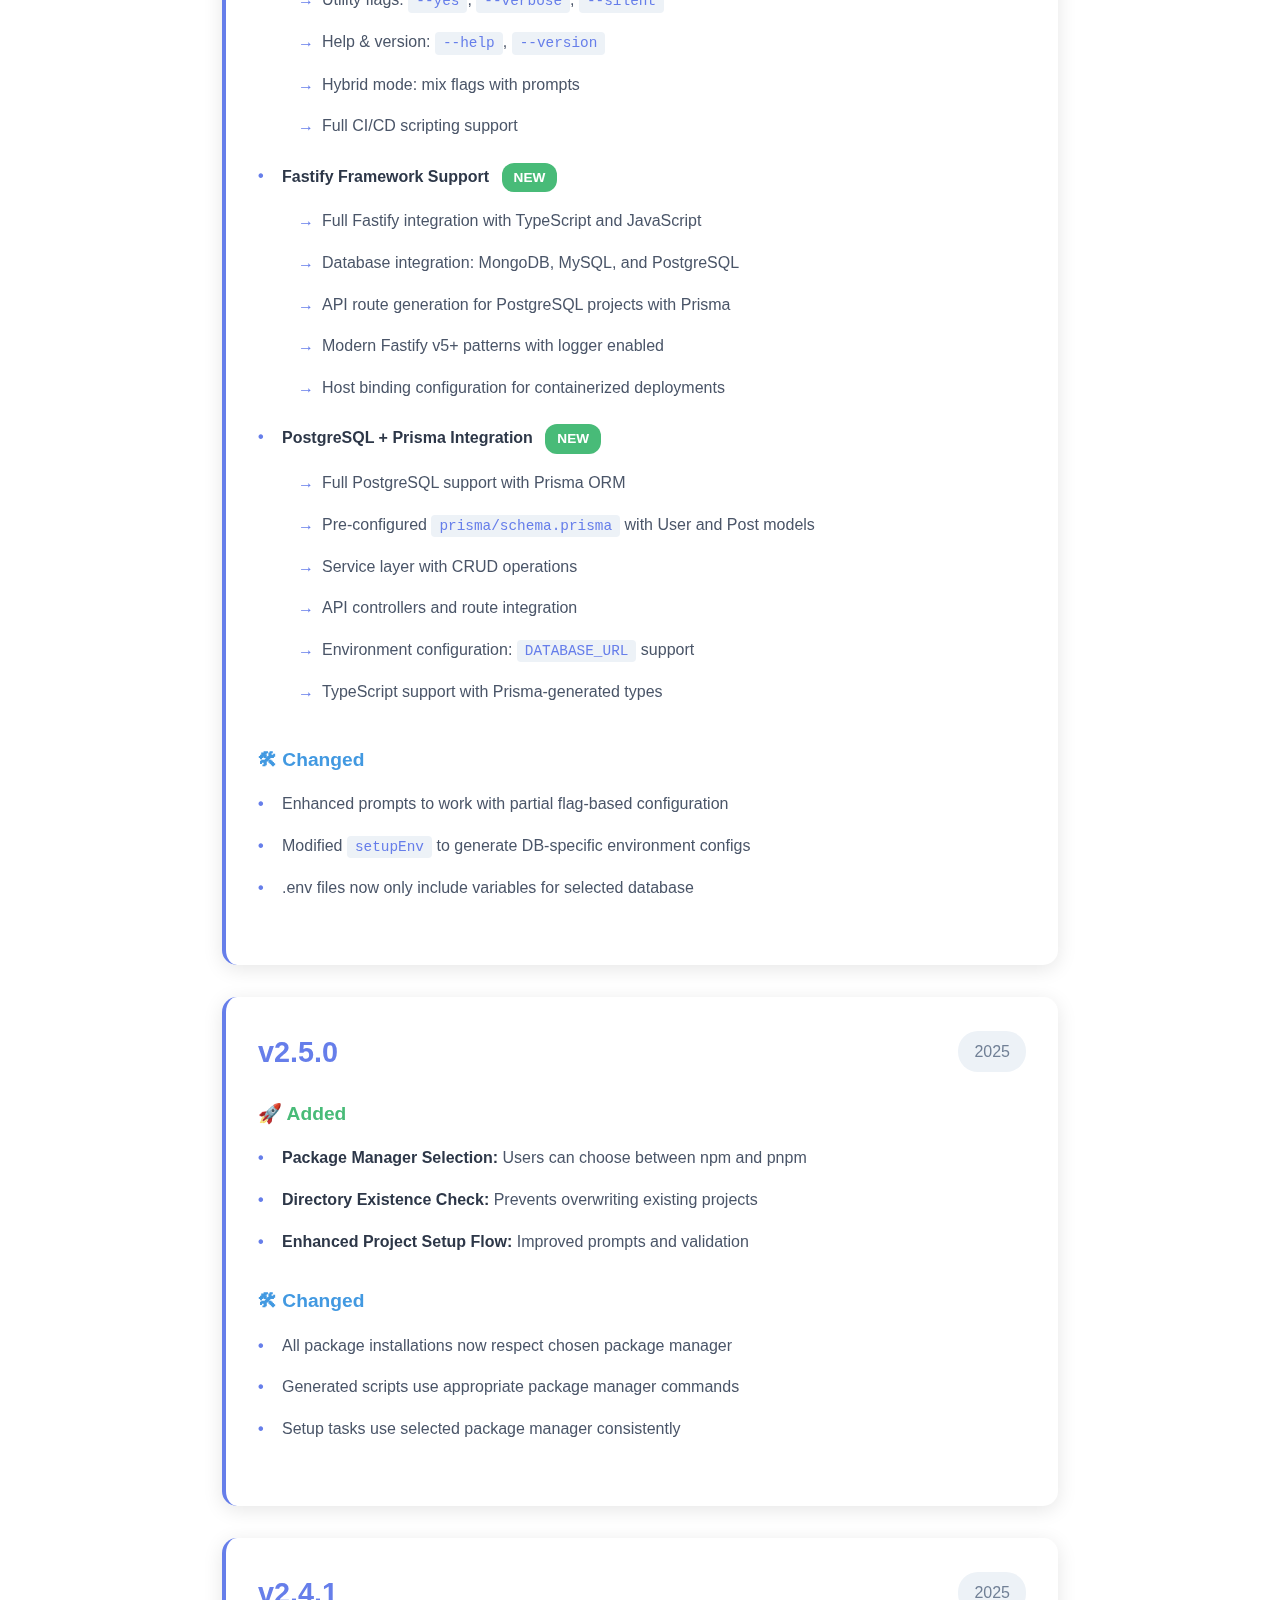
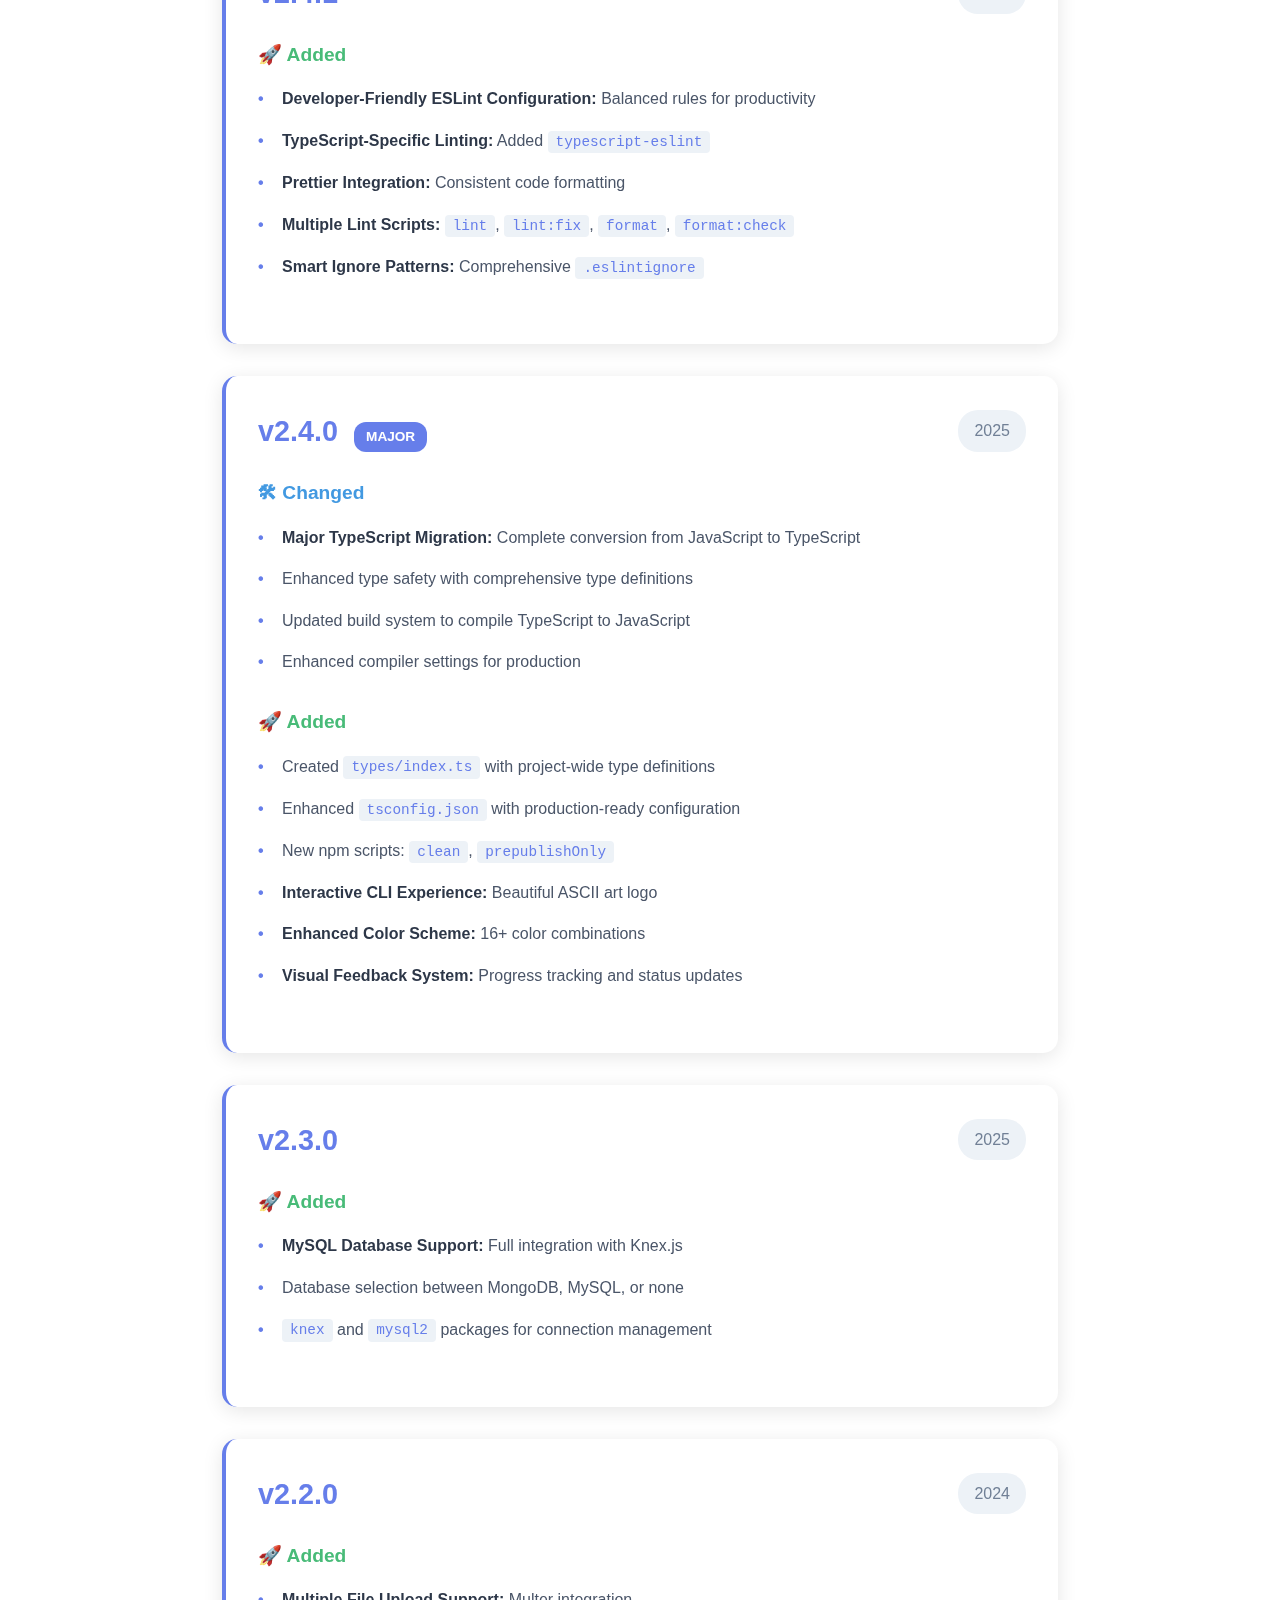
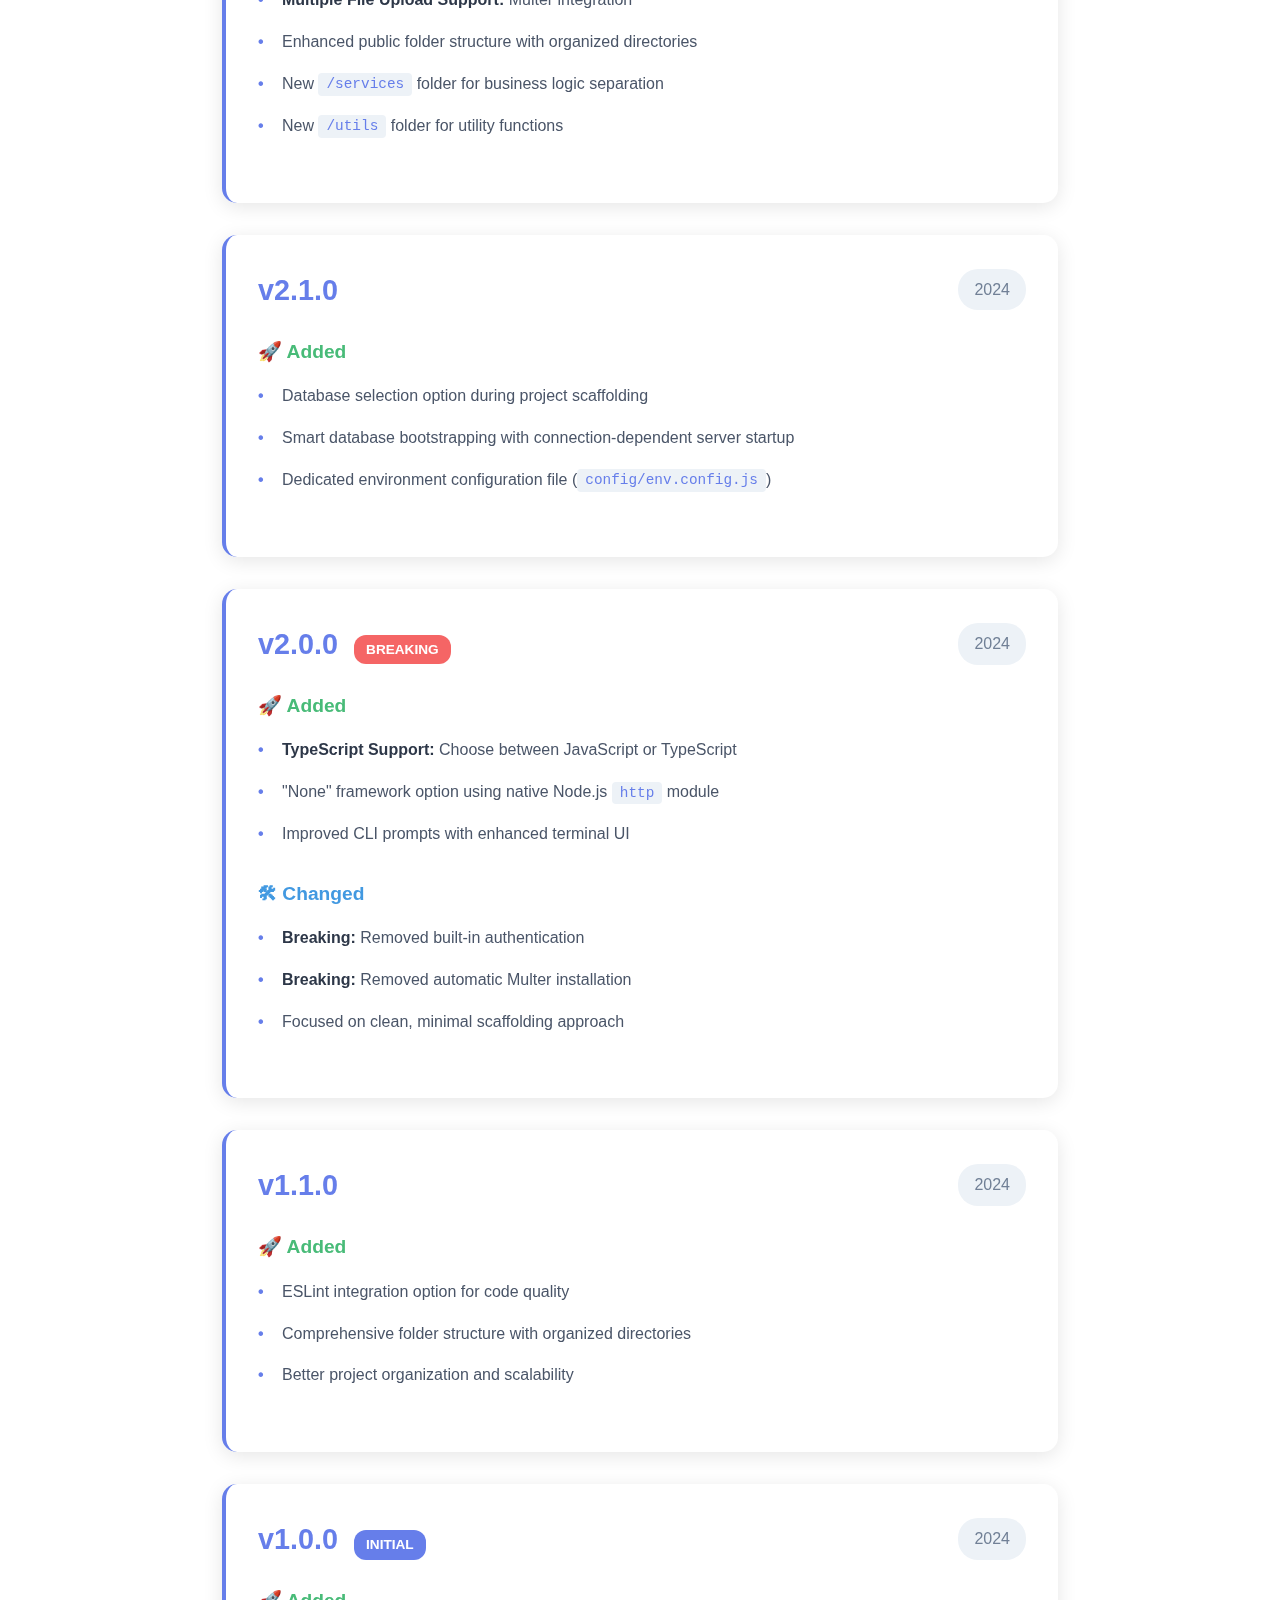
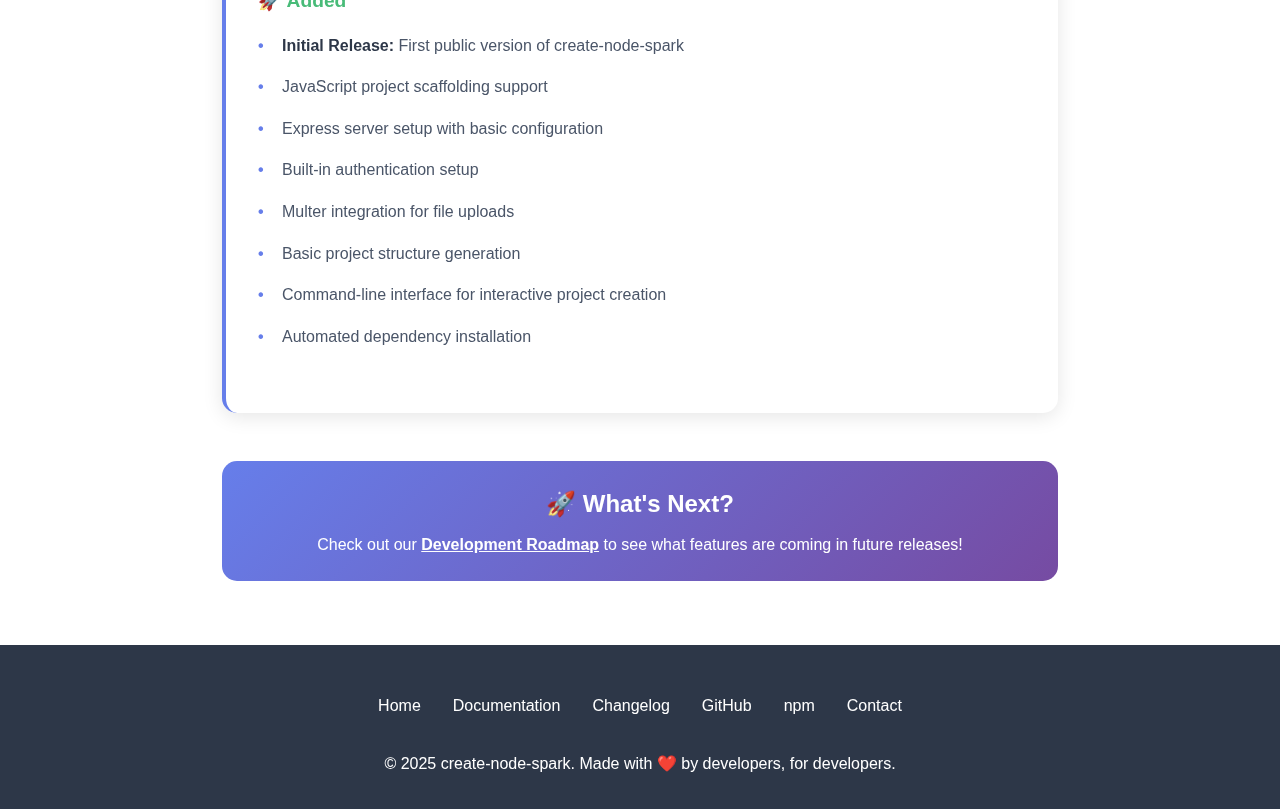
<file: changelog.html>
<!doctype html>
<html lang="en">
  <head>
    <meta charset="UTF-8" />
    <meta name="viewport" content="width=device-width, initial-scale=1.0" />
    <title>Changelog - create-node-spark | Version History</title>
    <meta
      name="description"
      content="Complete changelog and version history for create-node-spark - Track all features, improvements, and bug fixes."
    />
    <link rel="icon" href="/favicon.ico" type="image/x-icon" />
    <link
      href="https://cdnjs.cloudflare.com/ajax/libs/font-awesome/6.4.0/css/all.min.css"
      rel="stylesheet"
    />
    <link rel="stylesheet" href="styles.css" />
    <style>
      .changelog-container {
        max-width: 900px;
        margin: 0 auto;
        padding: 8rem 2rem 4rem;
      }

      .changelog-header {
        text-align: center;
        margin-bottom: 4rem;
      }

      .changelog-header h1 {
        font-size: 3rem;
        color: #2d3748;
        margin-bottom: 1rem;
      }

      .changelog-header p {
        font-size: 1.2rem;
        color: #718096;
      }

      .version-block {
        background: white;
        border-radius: 15px;
        padding: 2rem;
        margin-bottom: 2rem;
        box-shadow: 0 4px 20px rgba(0, 0, 0, 0.1);
        border-left: 4px solid #667eea;
      }

      .version-header {
        display: flex;
        justify-content: space-between;
        align-items: center;
        margin-bottom: 1.5rem;
        flex-wrap: wrap;
        gap: 1rem;
      }

      .version-number {
        font-size: 1.8rem;
        font-weight: 700;
        color: #667eea;
      }

      .version-date {
        font-size: 1rem;
        color: #718096;
        background: #edf2f7;
        padding: 0.5rem 1rem;
        border-radius: 20px;
      }

      .version-section {
        margin-bottom: 1.5rem;
      }

      .section-title {
        font-size: 1.2rem;
        font-weight: 600;
        margin-bottom: 0.5rem;
        display: flex;
        align-items: center;
        gap: 0.5rem;
      }

      .section-title.added {
        color: #48bb78;
      }
      .section-title.changed {
        color: #4299e1;
      }
      .section-title.fixed {
        color: #ed8936;
      }
      .section-title.improved {
        color: #9f7aea;
      }

      .changelog-list {
        list-style: none;
        padding-left: 0;
      }

      .changelog-list li {
        padding: 0.5rem 0;
        padding-left: 1.5rem;
        position: relative;
        color: #4a5568;
        line-height: 1.6;
      }

      .changelog-list li::before {
        content: "•";
        position: absolute;
        left: 0;
        color: #667eea;
        font-weight: bold;
      }

      .changelog-list li strong {
        color: #2d3748;
      }

      .changelog-list ul {
        margin-top: 0.5rem;
        list-style: none;
        padding-left: 1rem;
      }

      .changelog-list ul li::before {
        content: "→";
      }

      .badge {
        display: inline-block;
        padding: 0.25rem 0.75rem;
        border-radius: 12px;
        font-size: 0.85rem;
        font-weight: 600;
        margin-left: 0.5rem;
      }

      .badge-new {
        background: #48bb78;
        color: white;
      }

      .badge-breaking {
        background: #f56565;
        color: white;
      }

      .badge-major {
        background: #667eea;
        color: white;
      }

      code {
        background: #edf2f7;
        padding: 0.2rem 0.5rem;
        border-radius: 4px;
        font-family: "Monaco", "Menlo", monospace;
        font-size: 0.9rem;
        color: #667eea;
      }

      .roadmap-link {
        background: linear-gradient(135deg, #667eea 0%, #764ba2 100%);
        color: white;
        padding: 1.5rem;
        border-radius: 15px;
        text-align: center;
        margin-top: 3rem;
      }

      .roadmap-link h3 {
        font-size: 1.5rem;
        margin-bottom: 0.5rem;
      }

      .roadmap-link a {
        color: white;
        text-decoration: underline;
        font-weight: 600;
      }
    </style>
  </head>
  <body>
    <div class="animated-bg"></div>

    <!-- Navigation -->
    <nav id="navbar">
      <div class="nav-container">
        <div class="logo">
          <i class="fas fa-bolt"></i>
          create-node-spark
        </div>
        <ul class="nav-links">
          <li><a href="index.html">Home</a></li>
          <li><a href="docs.html">Docs</a></li>
          <li><a href="changelog.html" class="active">Changelog</a></li>
          <li>
            <a
              href="https://github.com/talhabilal-dev/create-node-spark"
              target="_blank"
              >GitHub</a
            >
          </li>
        </ul>
      </div>
    </nav>

    <!-- Changelog Content -->
    <div class="changelog-container">
      <div class="changelog-header">
        <h1>📋 Changelog</h1>
        <p>All notable changes to create-node-spark are documented here</p>
        <p style="color: #667eea; font-weight: 600; margin-top: 1rem">
          Current Version: 2.7.1
        </p>
      </div>

      <!-- Version 2.7.1 -->
      <div class="version-block">
        <div class="version-header">
          <span class="version-number">v2.7.1</span>
          <span class="version-date">February 13, 2026</span>
        </div>

        <div class="version-section">
          <h3 class="section-title fixed">🐛 Fixed</h3>
          <ul class="changelog-list">
            <li>
              <strong>Features Prompt Not Appearing</strong>
              <ul>
                <li>
                  Fixed issue where features selection prompt (ESLint, Multer,
                  Docker) was not appearing in interactive mode
                </li>
                <li>
                  Root cause: <code>createProjectDetailsFromFlags</code> was
                  always creating an empty features array
                </li>
                <li>
                  This empty array was treated as "features are already
                  configured", preventing interactive prompt
                </li>
                <li>
                  Solution: Only include <code>features</code> property when
                  feature flags are explicitly set
                </li>
                <li>
                  Updated <code>src/utils/cliArgs.ts</code> to conditionally
                  include features
                </li>
                <li>
                  Now interactive mode properly shows all three feature options
                </li>
              </ul>
            </li>
          </ul>
        </div>
      </div>

      <!-- Version 2.7.0 -->
      <div class="version-block">
        <div class="version-header">
          <span class="version-number"
            >v2.7.0 <span class="badge badge-major">MAJOR</span></span
          >
          <span class="version-date">February 13, 2026</span>
        </div>

        <div class="version-section">
          <h3 class="section-title added">🚀 Added</h3>
          <ul class="changelog-list">
            <li>
              <strong>Docker Containerization Support</strong>
              <span class="badge badge-new">NEW</span>
              <ul>
                <li>
                  Full Docker integration with production-ready multi-stage
                  builds
                </li>
                <li>
                  Automatic generation of optimized
                  <code>Dockerfile</code> based on language and framework
                </li>
                <li>
                  Development <code>Dockerfile.dev</code> with hot-reload
                  support
                </li>
                <li>
                  Comprehensive <code>.dockerignore</code> for optimized image
                  sizes
                </li>
                <li>
                  <code>docker-compose.yml</code> generation for database
                  integration (MongoDB, MySQL, PostgreSQL)
                </li>
                <li>
                  Docker-specific npm/pnpm scripts in package.json:
                  <ul>
                    <li>
                      <code>docker:build</code> - Build production Docker image
                    </li>
                    <li><code>docker:run</code> - Run production container</li>
                    <li>
                      <code>docker:dev</code> - Run development container with
                      volume mounting
                    </li>
                    <li>
                      <code>docker:up</code> - Start docker-compose services
                    </li>
                    <li>
                      <code>docker:down</code> - Stop docker-compose services
                    </li>
                    <li><code>docker:logs</code> - View container logs</li>
                  </ul>
                </li>
                <li>
                  Security best practices: non-root user execution, multi-stage
                  builds, health checks
                </li>
                <li>
                  CLI support: <code>--docker</code> flag and interactive prompt
                  option
                </li>
                <li>
                  Database containers with health checks and persistent volumes
                </li>
                <li>Network isolation and proper service dependencies</li>
              </ul>
            </li>
            <li>
              <strong>Changed CLI color scheme</strong> for better visual
              experience
            </li>
          </ul>
        </div>

        <div class="version-section">
          <h3 class="section-title changed">🛠 Changed</h3>
          <ul class="changelog-list">
            <li>Updated package.json version to 2.7.0</li>
            <li>
              Enhanced keywords for better npm discoverability (docker,
              containerization, etc.)
            </li>
            <li>Modified project step counting to include Docker setup</li>
            <li>Extended feature selection in interactive prompts</li>
          </ul>
        </div>

        <div class="version-section">
          <h3 class="section-title improved">✨ Improved</h3>
          <ul class="changelog-list">
            <li>
              Better separation of development and production Docker
              configurations
            </li>
            <li>Optimized Docker images with layer caching</li>
            <li>
              Automatic environment variable configuration for containerized
              databases
            </li>
            <li>Alpine-based images for smaller footprint</li>
            <li>Volume mounting for development to enable hot-reload</li>
          </ul>
        </div>
      </div>

      <!-- Version 2.6.1 -->
      <div class="version-block">
        <div class="version-header">
          <span class="version-number">v2.6.1</span>
          <span class="version-date">October 27, 2025</span>
        </div>

        <div class="version-section">
          <h3 class="section-title fixed">🐛 Fixed</h3>
          <ul class="changelog-list">
            <li>
              <strong>Project Name Validation Consistency:</strong> Fixed
              inconsistency between prompt and CLI flag validation patterns
            </li>
            <li>
              <strong>Async File Operations:</strong> Added missing
              <code>await</code> keywords to <code>writeFile</code> operations
            </li>
            <li>
              <strong>TypeScript Type Safety:</strong> Replaced
              <code>any</code> type with proper
              <code>EnvironmentConfig</code> interface
            </li>
            <li>
              <strong>Fastify Route Generation for PostgreSQL:</strong> Fixed
              PostgreSQL + Fastify projects generating Express-style routes
            </li>
            <li>
              <strong>Silent Mode Implementation:</strong> Fixed
              <code>--silent</code> flag not suppressing all non-error output
            </li>
          </ul>
        </div>
      </div>

      <!-- Version 2.6.0 -->
      <div class="version-block">
        <div class="version-header">
          <span class="version-number"
            >v2.6.0 <span class="badge badge-major">MAJOR</span></span
          >
          <span class="version-date">October 2025</span>
        </div>

        <div class="version-section">
          <h3 class="section-title added">🚀 Added</h3>
          <ul class="changelog-list">
            <li>
              <strong>CLI Flags System</strong>
              <span class="badge badge-new">NEW</span>
              <ul>
                <li>
                  Project configuration: <code>--name</code>,
                  <code>--lang</code>, <code>--framework</code>,
                  <code>--db</code>, <code>--pm</code>
                </li>
                <li>
                  Feature flags: <code>--eslint</code>, <code>--multer</code>,
                  <code>--no-eslint</code>, <code>--no-multer</code>
                </li>
                <li>
                  Utility flags: <code>--yes</code>, <code>--verbose</code>,
                  <code>--silent</code>
                </li>
                <li>
                  Help & version: <code>--help</code>, <code>--version</code>
                </li>
                <li>Hybrid mode: mix flags with prompts</li>
                <li>Full CI/CD scripting support</li>
              </ul>
            </li>
            <li>
              <strong>Fastify Framework Support</strong>
              <span class="badge badge-new">NEW</span>
              <ul>
                <li>Full Fastify integration with TypeScript and JavaScript</li>
                <li>Database integration: MongoDB, MySQL, and PostgreSQL</li>
                <li>
                  API route generation for PostgreSQL projects with Prisma
                </li>
                <li>Modern Fastify v5+ patterns with logger enabled</li>
                <li>
                  Host binding configuration for containerized deployments
                </li>
              </ul>
            </li>
            <li>
              <strong>PostgreSQL + Prisma Integration</strong>
              <span class="badge badge-new">NEW</span>
              <ul>
                <li>Full PostgreSQL support with Prisma ORM</li>
                <li>
                  Pre-configured <code>prisma/schema.prisma</code> with User and
                  Post models
                </li>
                <li>Service layer with CRUD operations</li>
                <li>API controllers and route integration</li>
                <li>
                  Environment configuration: <code>DATABASE_URL</code> support
                </li>
                <li>TypeScript support with Prisma-generated types</li>
              </ul>
            </li>
          </ul>
        </div>

        <div class="version-section">
          <h3 class="section-title changed">🛠 Changed</h3>
          <ul class="changelog-list">
            <li>
              Enhanced prompts to work with partial flag-based configuration
            </li>
            <li>
              Modified <code>setupEnv</code> to generate DB-specific environment
              configs
            </li>
            <li>.env files now only include variables for selected database</li>
          </ul>
        </div>
      </div>

      <!-- Version 2.5.0 -->
      <div class="version-block">
        <div class="version-header">
          <span class="version-number">v2.5.0</span>
          <span class="version-date">2025</span>
        </div>

        <div class="version-section">
          <h3 class="section-title added">🚀 Added</h3>
          <ul class="changelog-list">
            <li>
              <strong>Package Manager Selection:</strong> Users can choose
              between npm and pnpm
            </li>
            <li>
              <strong>Directory Existence Check:</strong> Prevents overwriting
              existing projects
            </li>
            <li>
              <strong>Enhanced Project Setup Flow:</strong> Improved prompts and
              validation
            </li>
          </ul>
        </div>

        <div class="version-section">
          <h3 class="section-title changed">🛠 Changed</h3>
          <ul class="changelog-list">
            <li>
              All package installations now respect chosen package manager
            </li>
            <li>Generated scripts use appropriate package manager commands</li>
            <li>Setup tasks use selected package manager consistently</li>
          </ul>
        </div>
      </div>

      <!-- Version 2.4.1 -->
      <div class="version-block">
        <div class="version-header">
          <span class="version-number">v2.4.1</span>
          <span class="version-date">2025</span>
        </div>

        <div class="version-section">
          <h3 class="section-title added">🚀 Added</h3>
          <ul class="changelog-list">
            <li>
              <strong>Developer-Friendly ESLint Configuration:</strong> Balanced
              rules for productivity
            </li>
            <li>
              <strong>TypeScript-Specific Linting:</strong> Added
              <code>typescript-eslint</code>
            </li>
            <li>
              <strong>Prettier Integration:</strong> Consistent code formatting
            </li>
            <li>
              <strong>Multiple Lint Scripts:</strong> <code>lint</code>,
              <code>lint:fix</code>, <code>format</code>,
              <code>format:check</code>
            </li>
            <li>
              <strong>Smart Ignore Patterns:</strong> Comprehensive
              <code>.eslintignore</code>
            </li>
          </ul>
        </div>
      </div>

      <!-- Version 2.4.0 -->
      <div class="version-block">
        <div class="version-header">
          <span class="version-number"
            >v2.4.0 <span class="badge badge-major">MAJOR</span></span
          >
          <span class="version-date">2025</span>
        </div>

        <div class="version-section">
          <h3 class="section-title changed">🛠 Changed</h3>
          <ul class="changelog-list">
            <li>
              <strong>Major TypeScript Migration:</strong> Complete conversion
              from JavaScript to TypeScript
            </li>
            <li>Enhanced type safety with comprehensive type definitions</li>
            <li>Updated build system to compile TypeScript to JavaScript</li>
            <li>Enhanced compiler settings for production</li>
          </ul>
        </div>

        <div class="version-section">
          <h3 class="section-title added">🚀 Added</h3>
          <ul class="changelog-list">
            <li>
              Created <code>types/index.ts</code> with project-wide type
              definitions
            </li>
            <li>
              Enhanced <code>tsconfig.json</code> with production-ready
              configuration
            </li>
            <li>
              New npm scripts: <code>clean</code>, <code>prepublishOnly</code>
            </li>
            <li>
              <strong>Interactive CLI Experience:</strong> Beautiful ASCII art
              logo
            </li>
            <li>
              <strong>Enhanced Color Scheme:</strong> 16+ color combinations
            </li>
            <li>
              <strong>Visual Feedback System:</strong> Progress tracking and
              status updates
            </li>
          </ul>
        </div>
      </div>

      <!-- Version 2.3.0 -->
      <div class="version-block">
        <div class="version-header">
          <span class="version-number">v2.3.0</span>
          <span class="version-date">2025</span>
        </div>

        <div class="version-section">
          <h3 class="section-title added">🚀 Added</h3>
          <ul class="changelog-list">
            <li>
              <strong>MySQL Database Support:</strong> Full integration with
              Knex.js
            </li>
            <li>Database selection between MongoDB, MySQL, or none</li>
            <li>
              <code>knex</code> and <code>mysql2</code> packages for connection
              management
            </li>
          </ul>
        </div>
      </div>

      <!-- Version 2.2.0 -->
      <div class="version-block">
        <div class="version-header">
          <span class="version-number">v2.2.0</span>
          <span class="version-date">2024</span>
        </div>

        <div class="version-section">
          <h3 class="section-title added">🚀 Added</h3>
          <ul class="changelog-list">
            <li>
              <strong>Multiple File Upload Support:</strong> Multer integration
            </li>
            <li>Enhanced public folder structure with organized directories</li>
            <li>
              New <code>/services</code> folder for business logic separation
            </li>
            <li>New <code>/utils</code> folder for utility functions</li>
          </ul>
        </div>
      </div>

      <!-- Version 2.1.0 -->
      <div class="version-block">
        <div class="version-header">
          <span class="version-number">v2.1.0</span>
          <span class="version-date">2024</span>
        </div>

        <div class="version-section">
          <h3 class="section-title added">🚀 Added</h3>
          <ul class="changelog-list">
            <li>Database selection option during project scaffolding</li>
            <li>
              Smart database bootstrapping with connection-dependent server
              startup
            </li>
            <li>
              Dedicated environment configuration file
              (<code>config/env.config.js</code>)
            </li>
          </ul>
        </div>
      </div>

      <!-- Version 2.0.0 -->
      <div class="version-block">
        <div class="version-header">
          <span class="version-number"
            >v2.0.0 <span class="badge badge-breaking">BREAKING</span></span
          >
          <span class="version-date">2024</span>
        </div>

        <div class="version-section">
          <h3 class="section-title added">🚀 Added</h3>
          <ul class="changelog-list">
            <li>
              <strong>TypeScript Support:</strong> Choose between JavaScript or
              TypeScript
            </li>
            <li>
              "None" framework option using native Node.js
              <code>http</code> module
            </li>
            <li>Improved CLI prompts with enhanced terminal UI</li>
          </ul>
        </div>

        <div class="version-section">
          <h3 class="section-title changed">🛠 Changed</h3>
          <ul class="changelog-list">
            <li><strong>Breaking:</strong> Removed built-in authentication</li>
            <li>
              <strong>Breaking:</strong> Removed automatic Multer installation
            </li>
            <li>Focused on clean, minimal scaffolding approach</li>
          </ul>
        </div>
      </div>

      <!-- Version 1.1.0 -->
      <div class="version-block">
        <div class="version-header">
          <span class="version-number">v1.1.0</span>
          <span class="version-date">2024</span>
        </div>

        <div class="version-section">
          <h3 class="section-title added">🚀 Added</h3>
          <ul class="changelog-list">
            <li>ESLint integration option for code quality</li>
            <li>Comprehensive folder structure with organized directories</li>
            <li>Better project organization and scalability</li>
          </ul>
        </div>
      </div>

      <!-- Version 1.0.0 -->
      <div class="version-block">
        <div class="version-header">
          <span class="version-number"
            >v1.0.0 <span class="badge badge-major">INITIAL</span></span
          >
          <span class="version-date">2024</span>
        </div>

        <div class="version-section">
          <h3 class="section-title added">🚀 Added</h3>
          <ul class="changelog-list">
            <li>
              <strong>Initial Release:</strong> First public version of
              create-node-spark
            </li>
            <li>JavaScript project scaffolding support</li>
            <li>Express server setup with basic configuration</li>
            <li>Built-in authentication setup</li>
            <li>Multer integration for file uploads</li>
            <li>Basic project structure generation</li>
            <li>Command-line interface for interactive project creation</li>
            <li>Automated dependency installation</li>
          </ul>
        </div>
      </div>

      <!-- Roadmap Link -->
      <div class="roadmap-link">
        <h3>🚀 What's Next?</h3>
        <p>
          Check out our <a href="index.html#roadmap">Development Roadmap</a> to
          see what features are coming in future releases!
        </p>
      </div>
    </div>

    <!-- Footer -->
    <footer>
      <div class="footer-content">
        <div class="footer-links">
          <a href="index.html">Home</a>
          <a href="docs.html">Documentation</a>
          <a href="changelog.html">Changelog</a>
          <a
            href="https://github.com/talhabilal-dev/create-node-spark"
            target="_blank"
            >GitHub</a
          >
          <a
            href="https://www.npmjs.com/package/create-node-spark"
            target="_blank"
            >npm</a
          >
          <a href="mailto:contact@talhabilal.dev">Contact</a>
        </div>
        <p>
          &copy; 2025 create-node-spark. Made with ❤️ by developers, for
          developers.
        </p>
      </div>
    </footer>

    <script src="script.js"></script>
  </body>
</html>
</file>
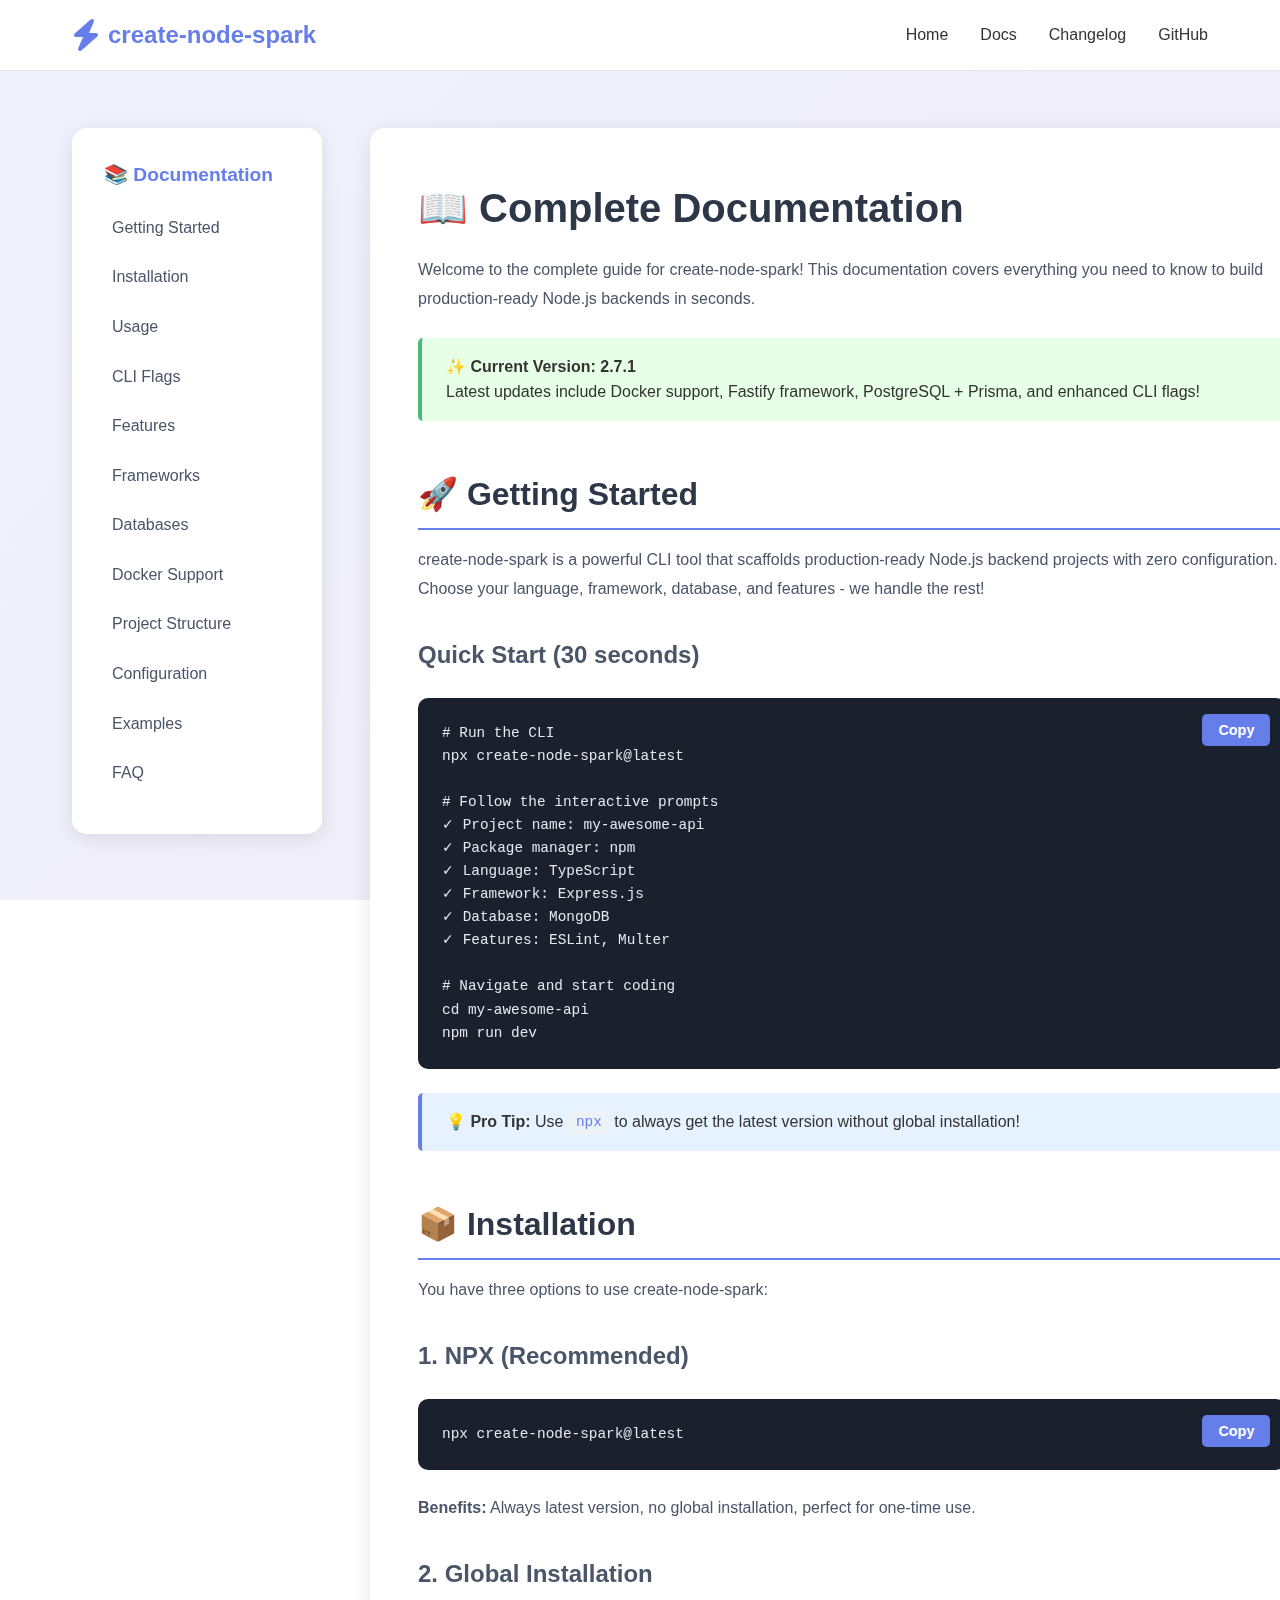
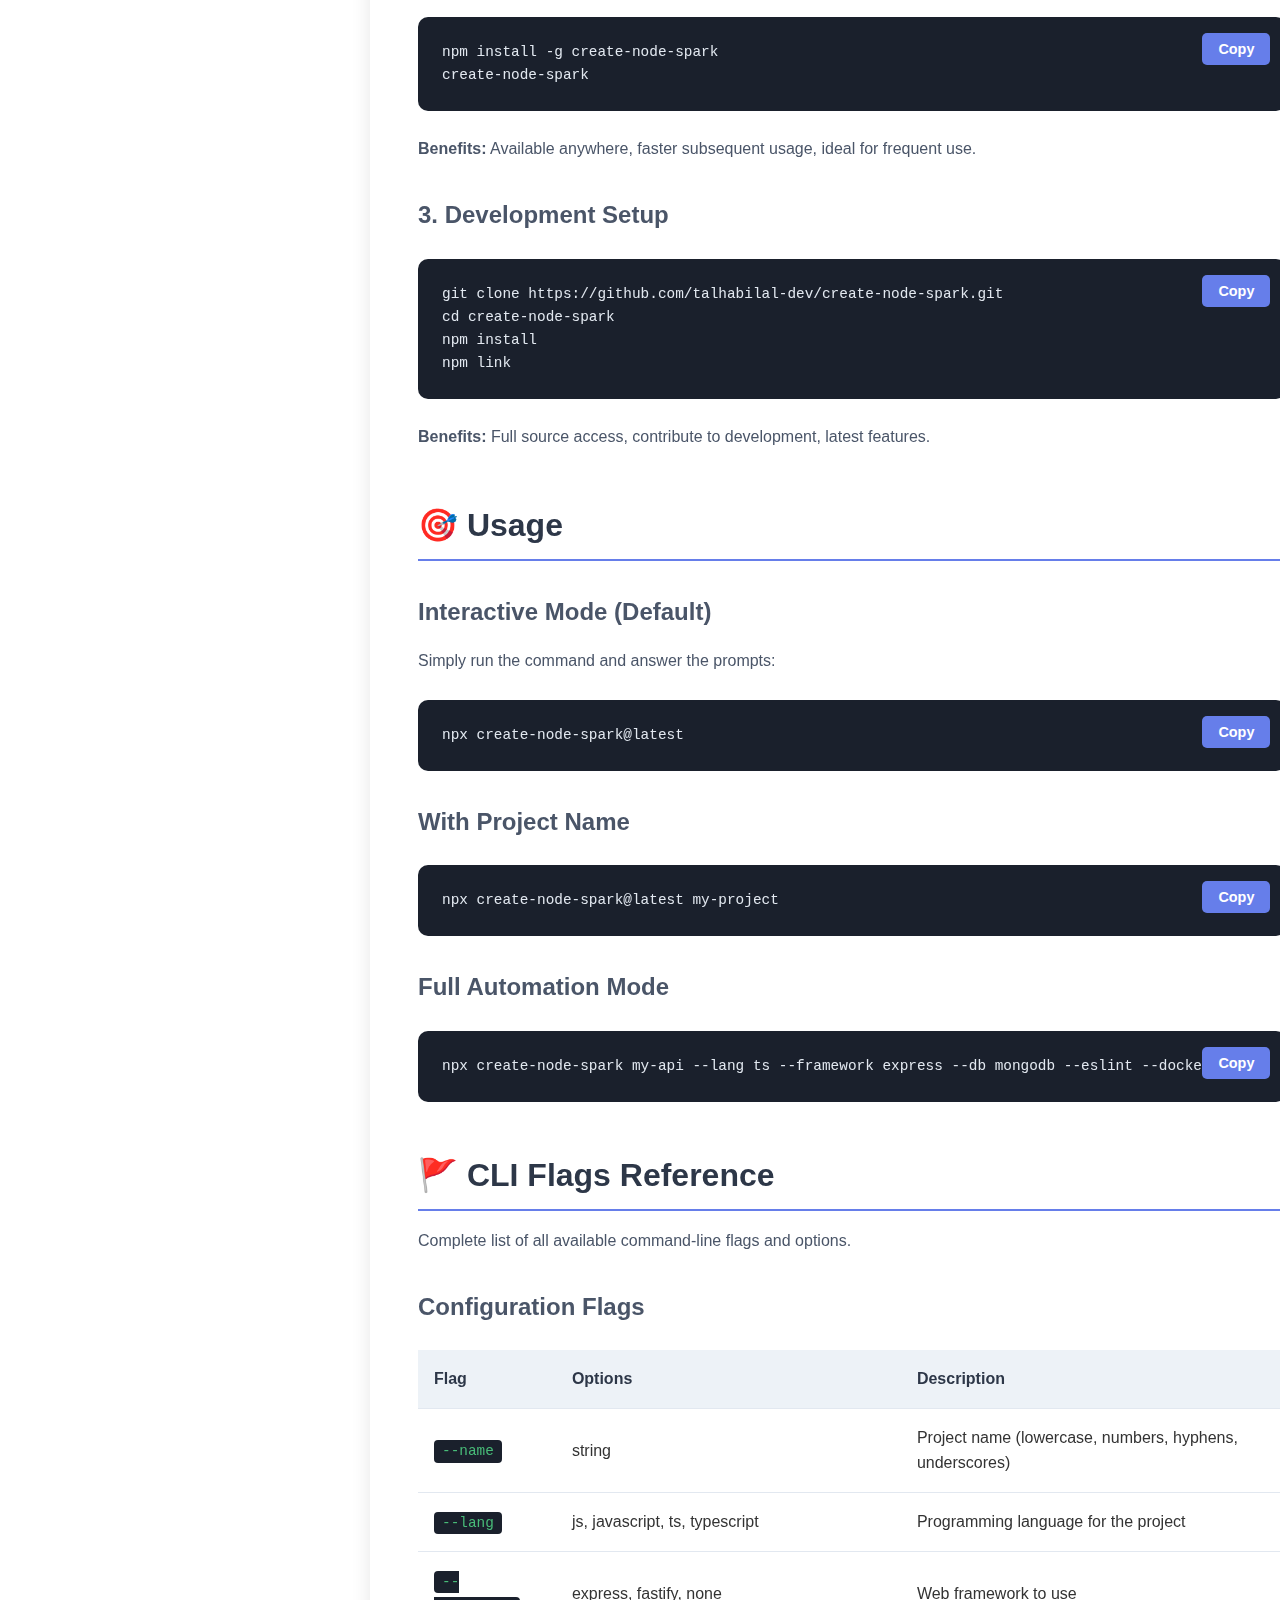
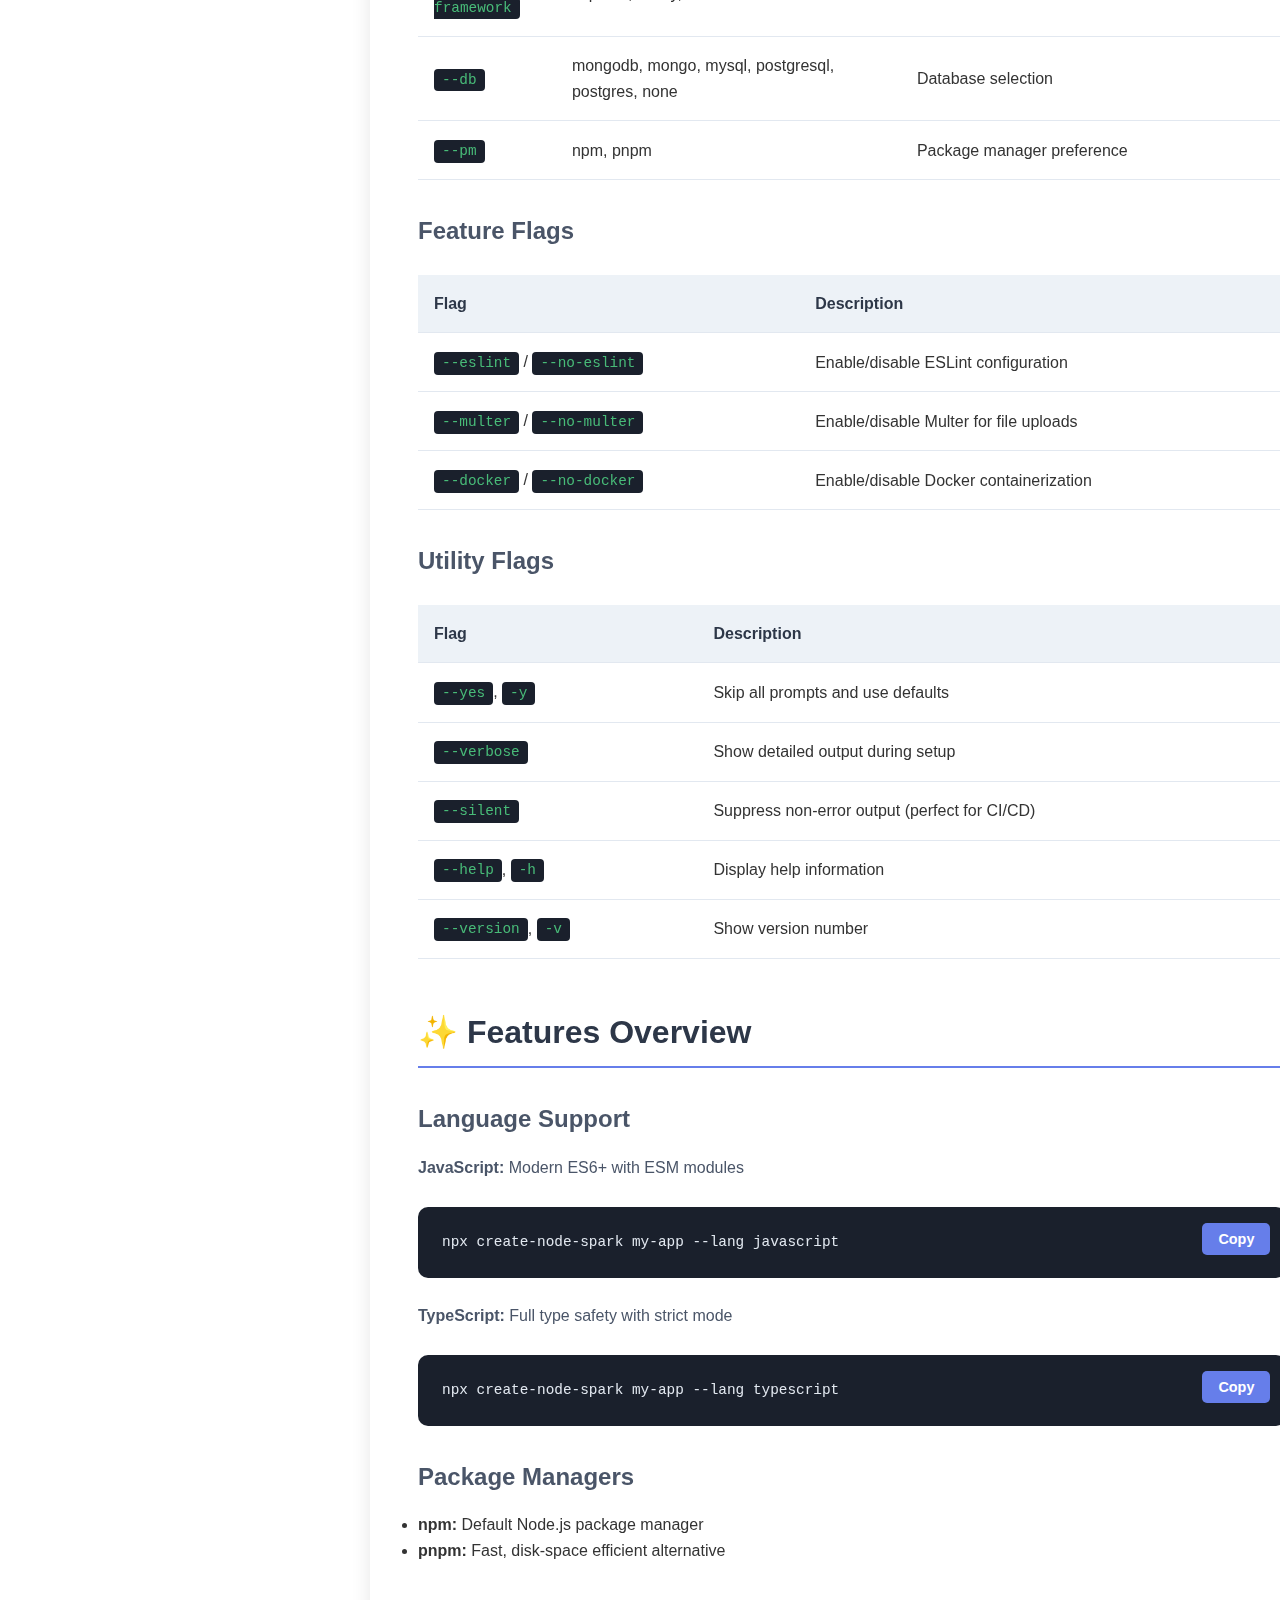
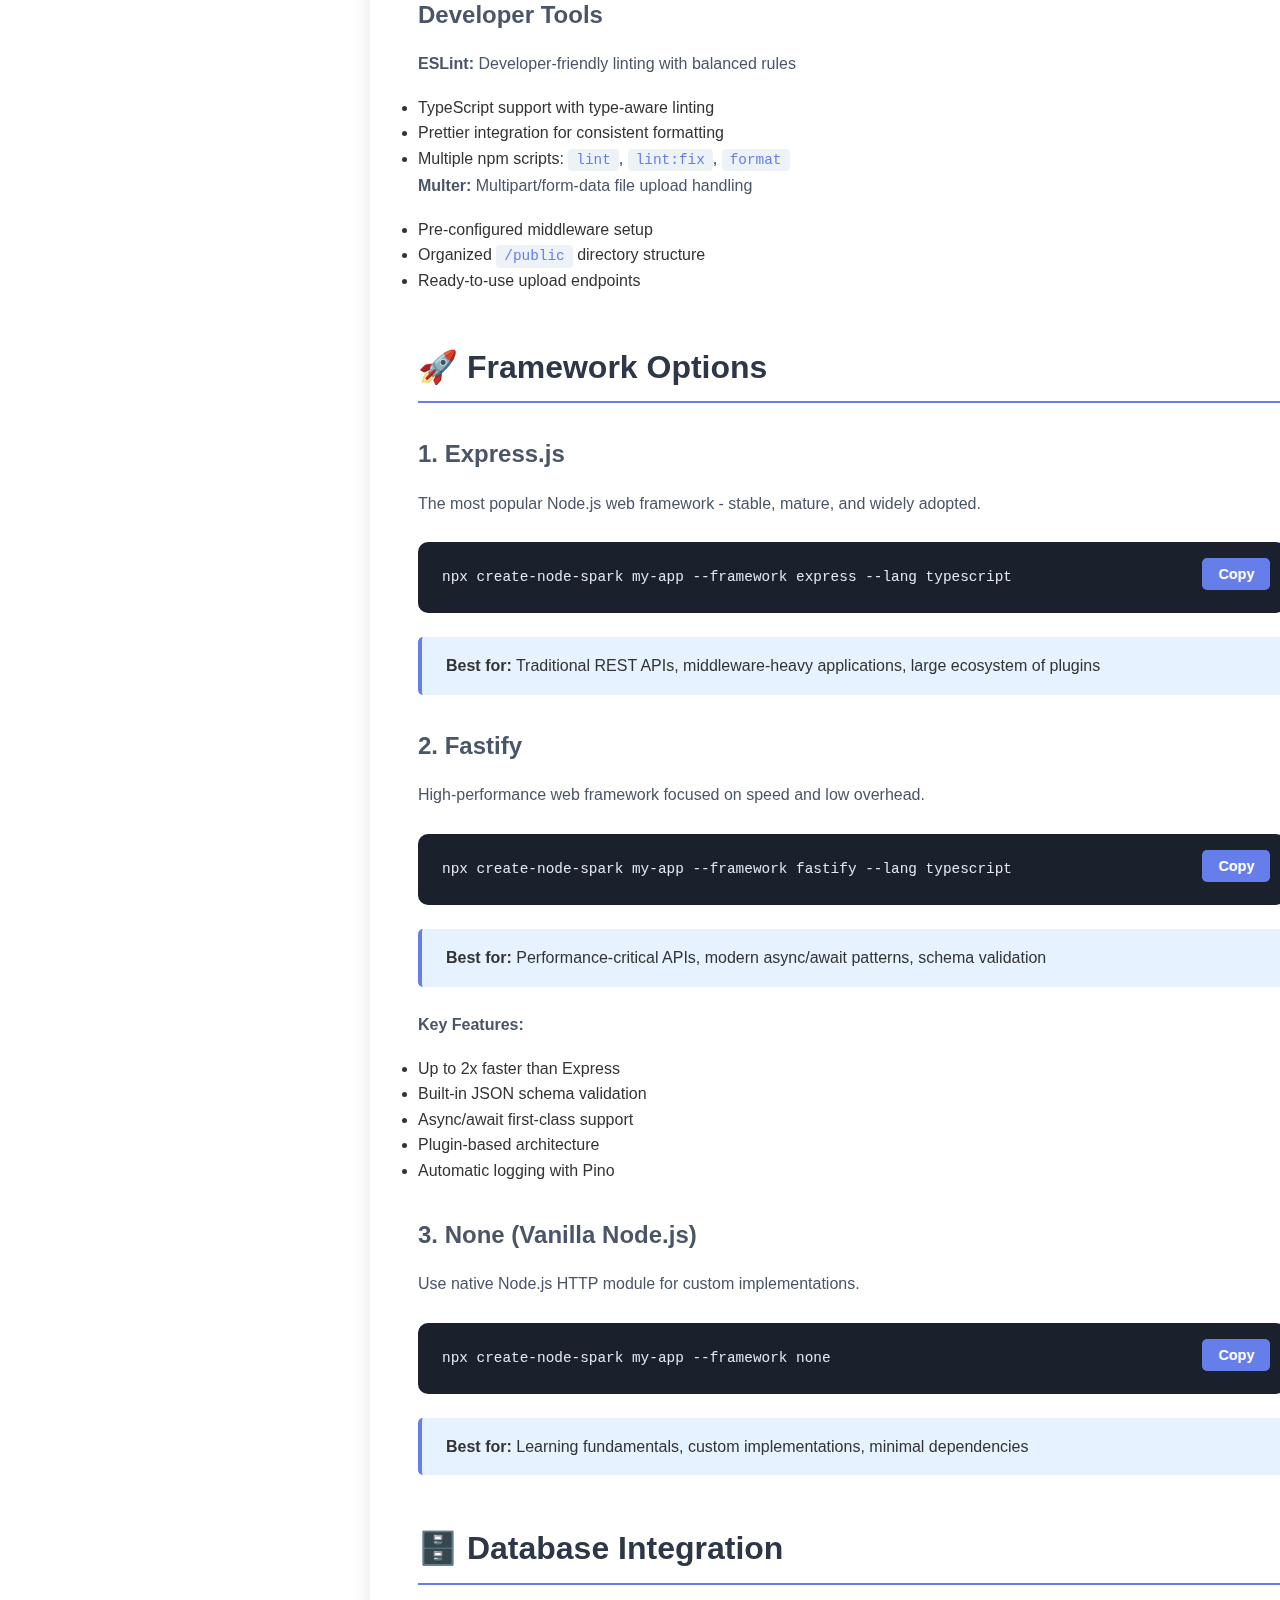
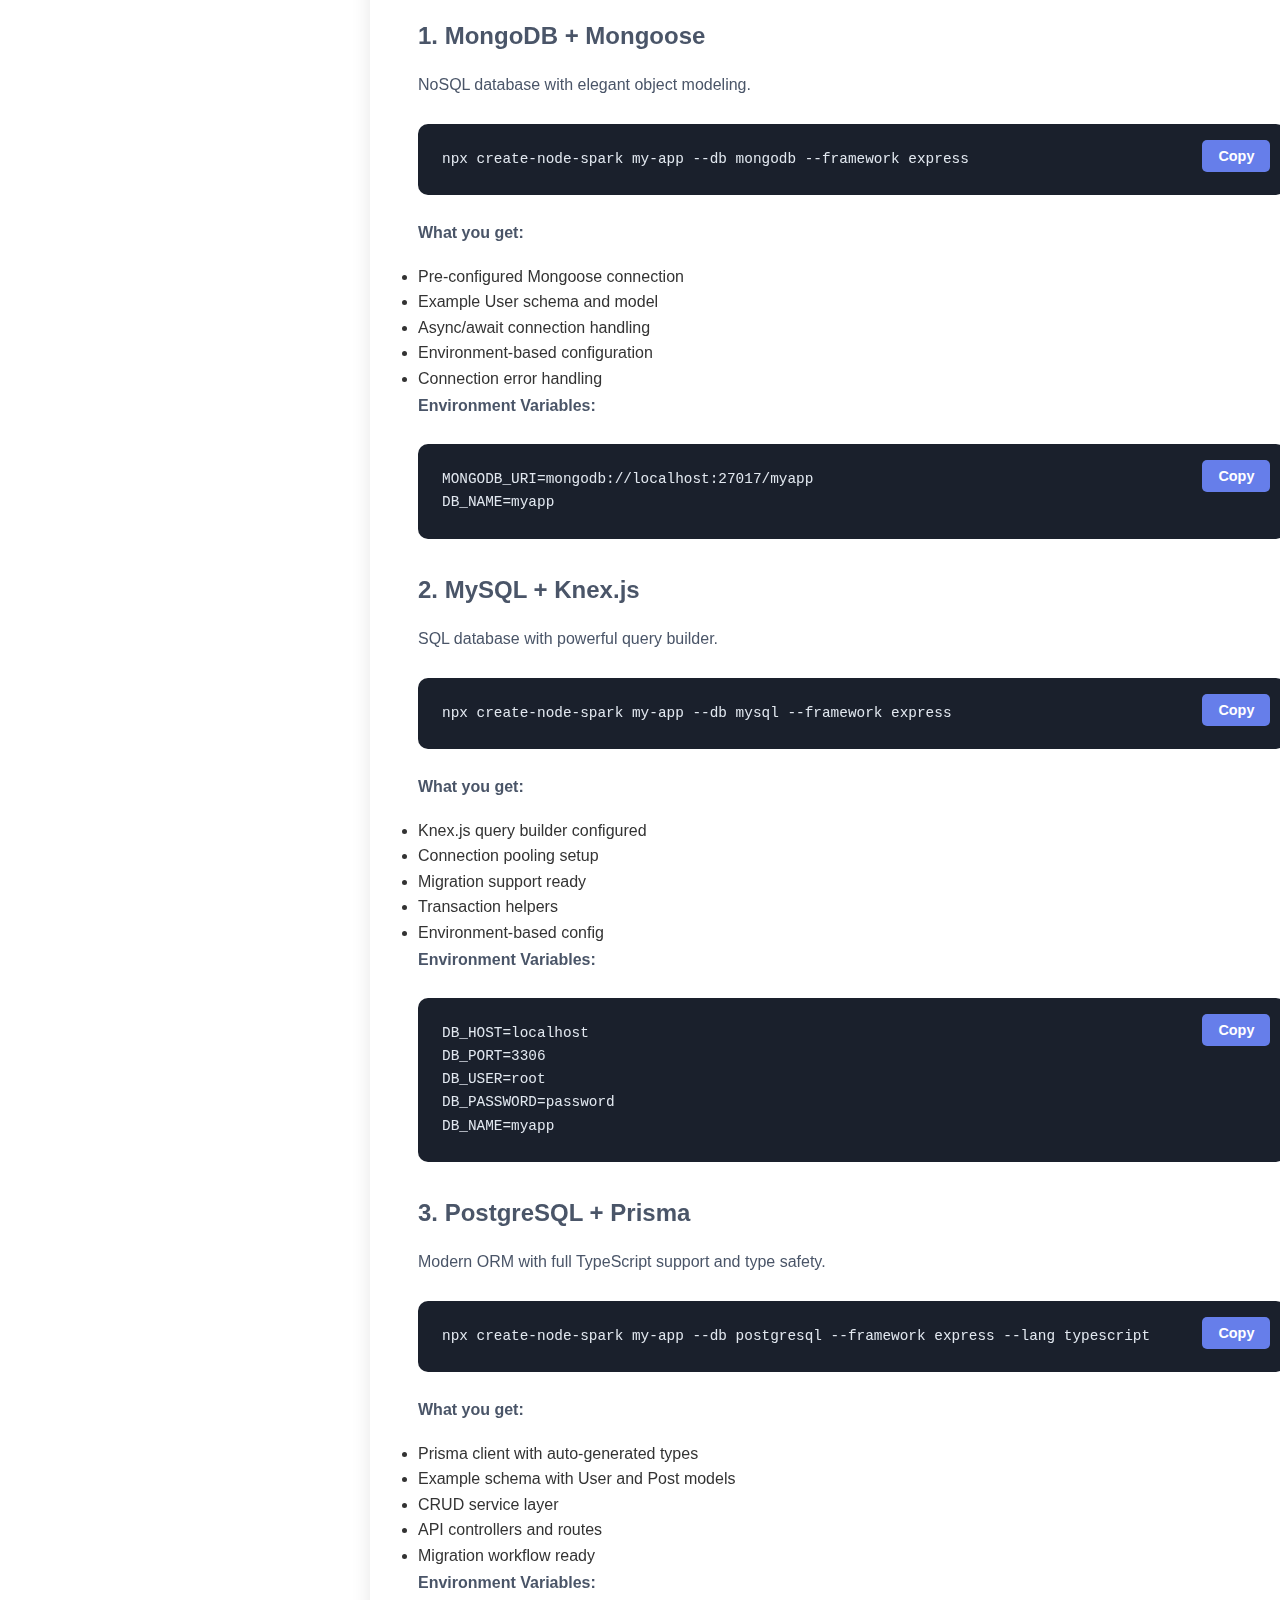
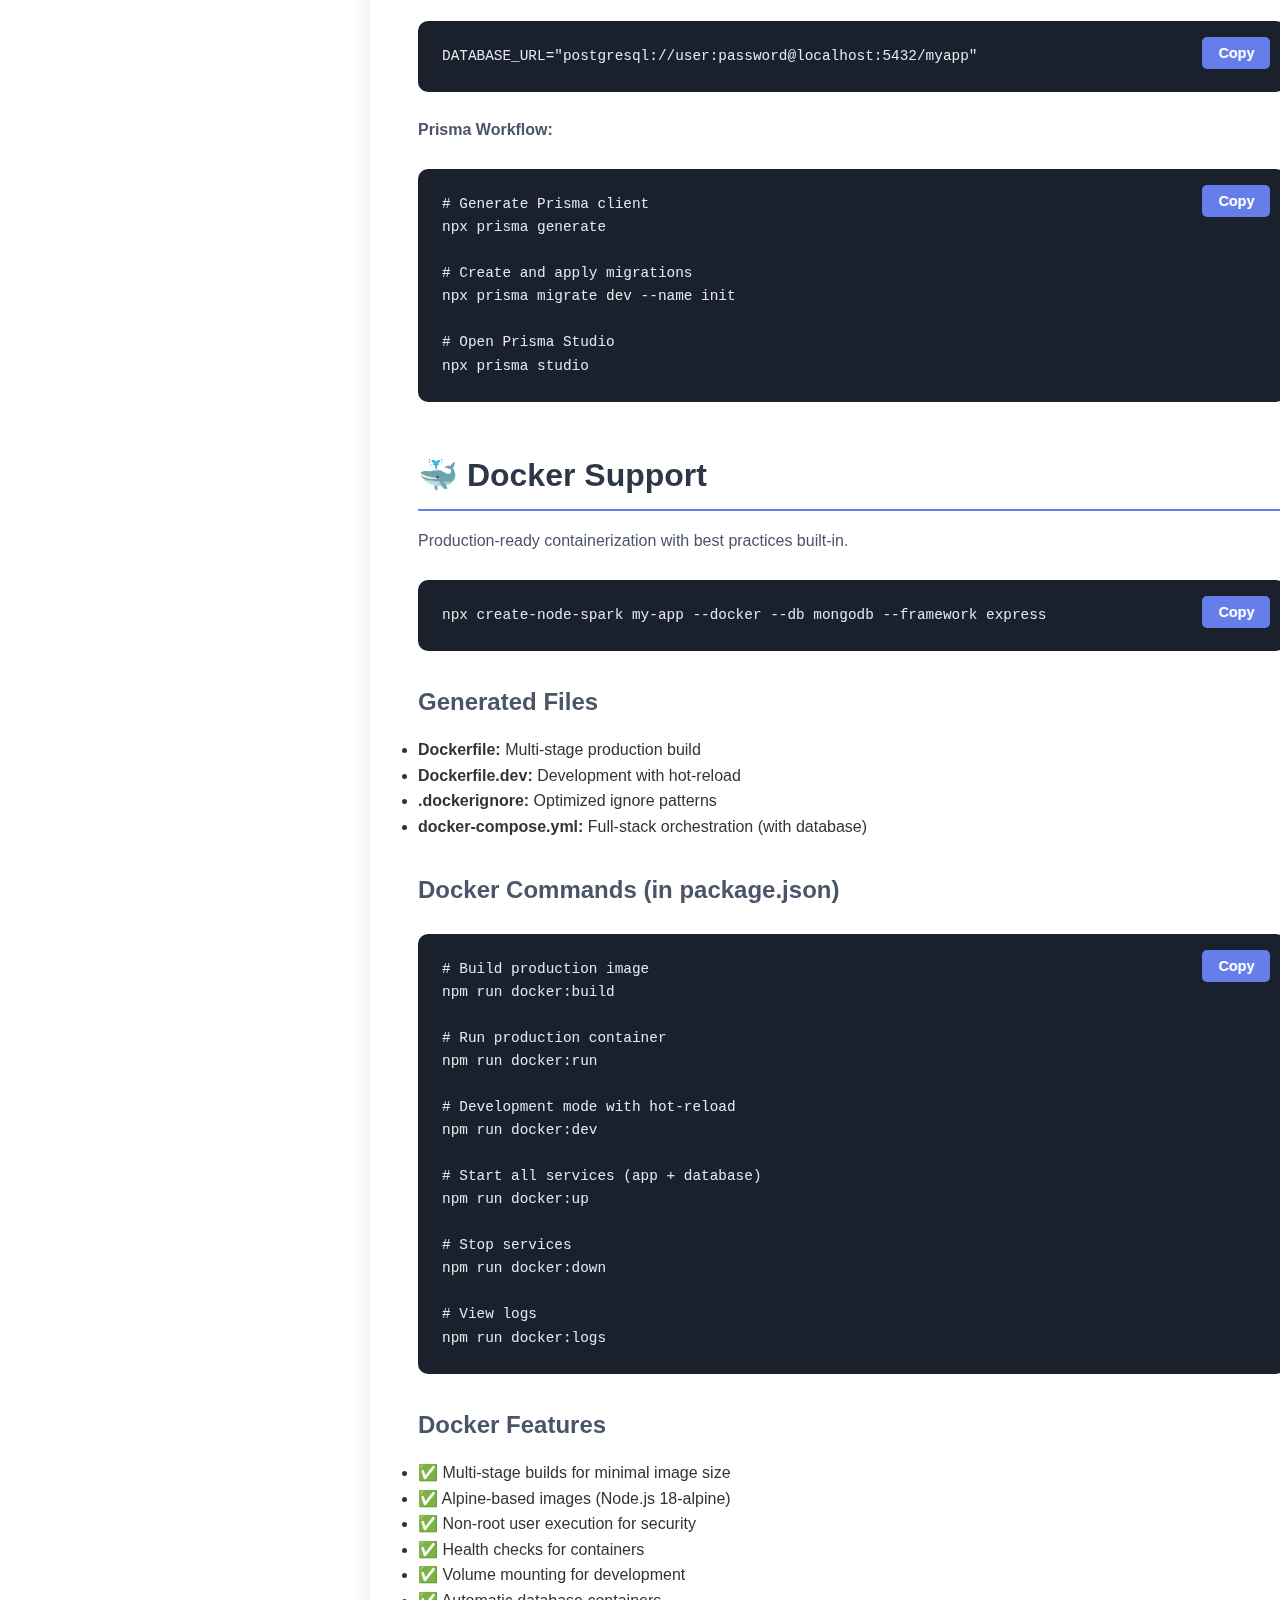
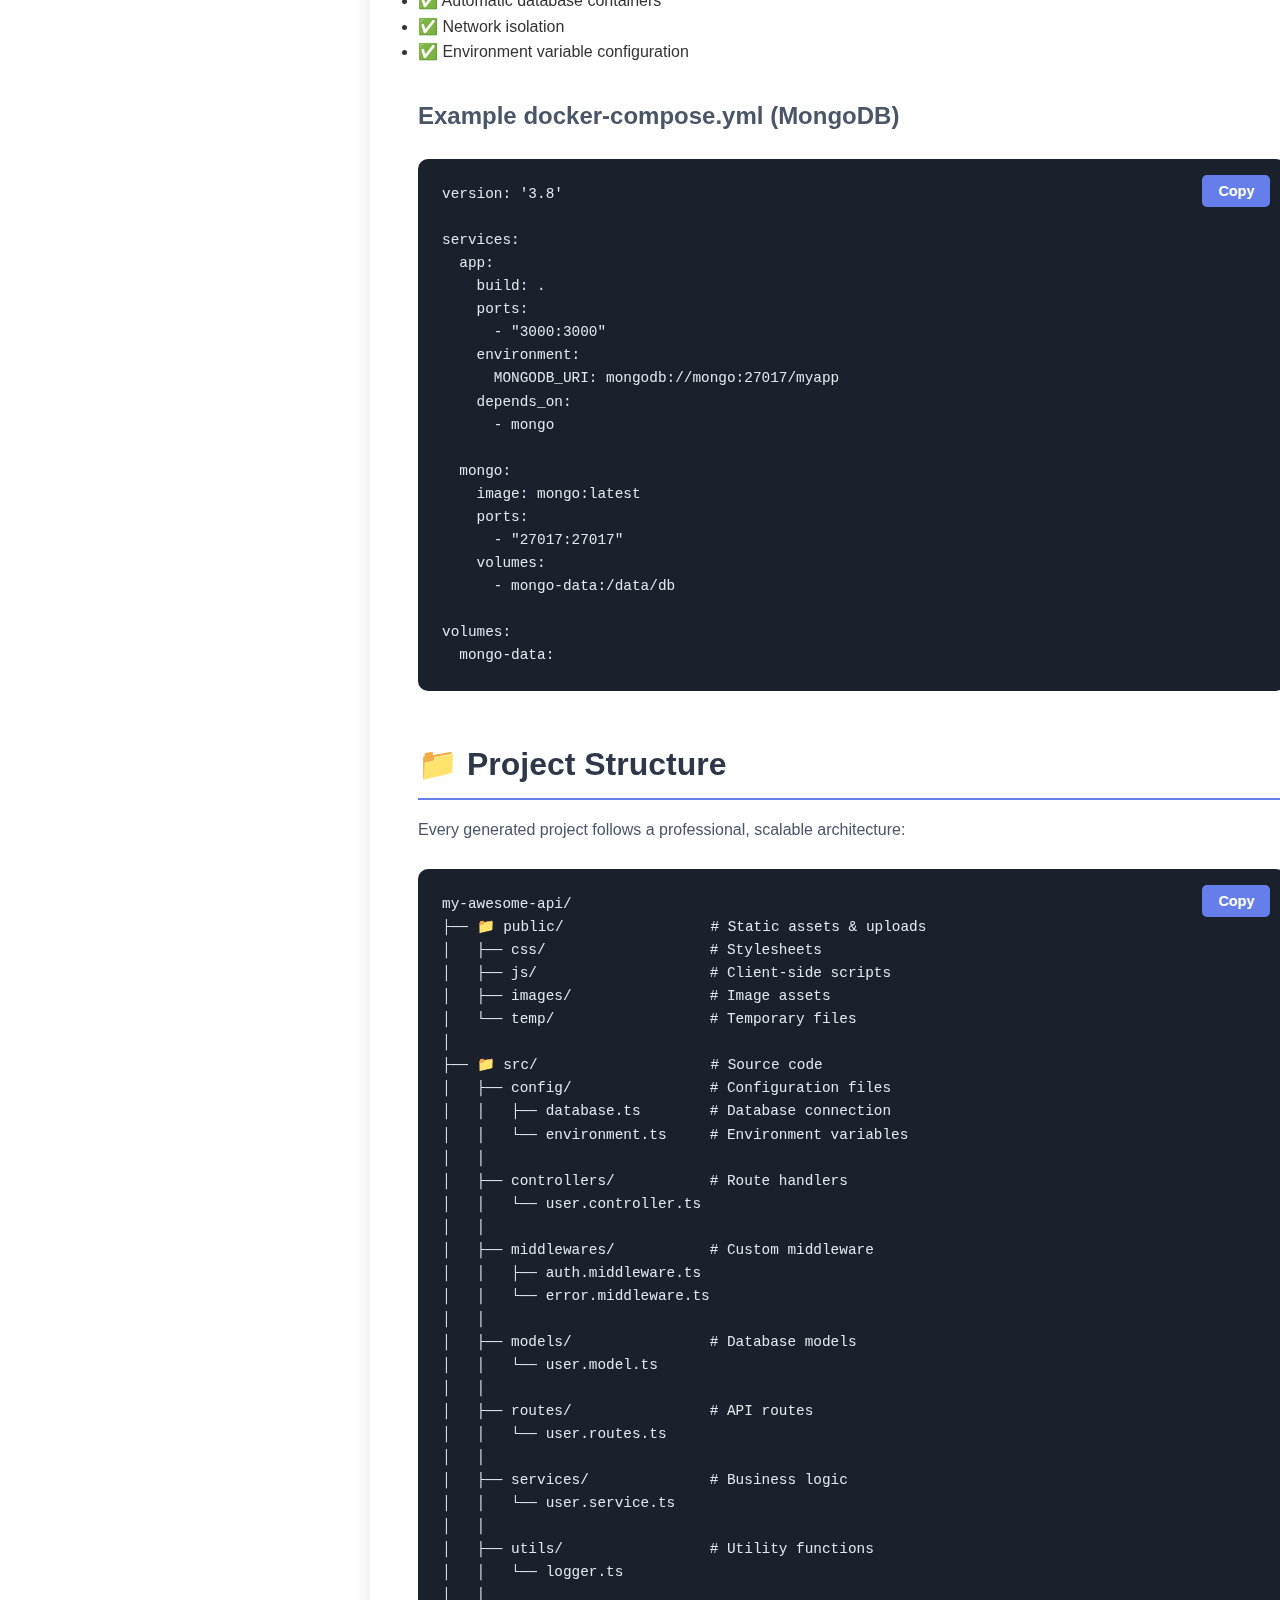
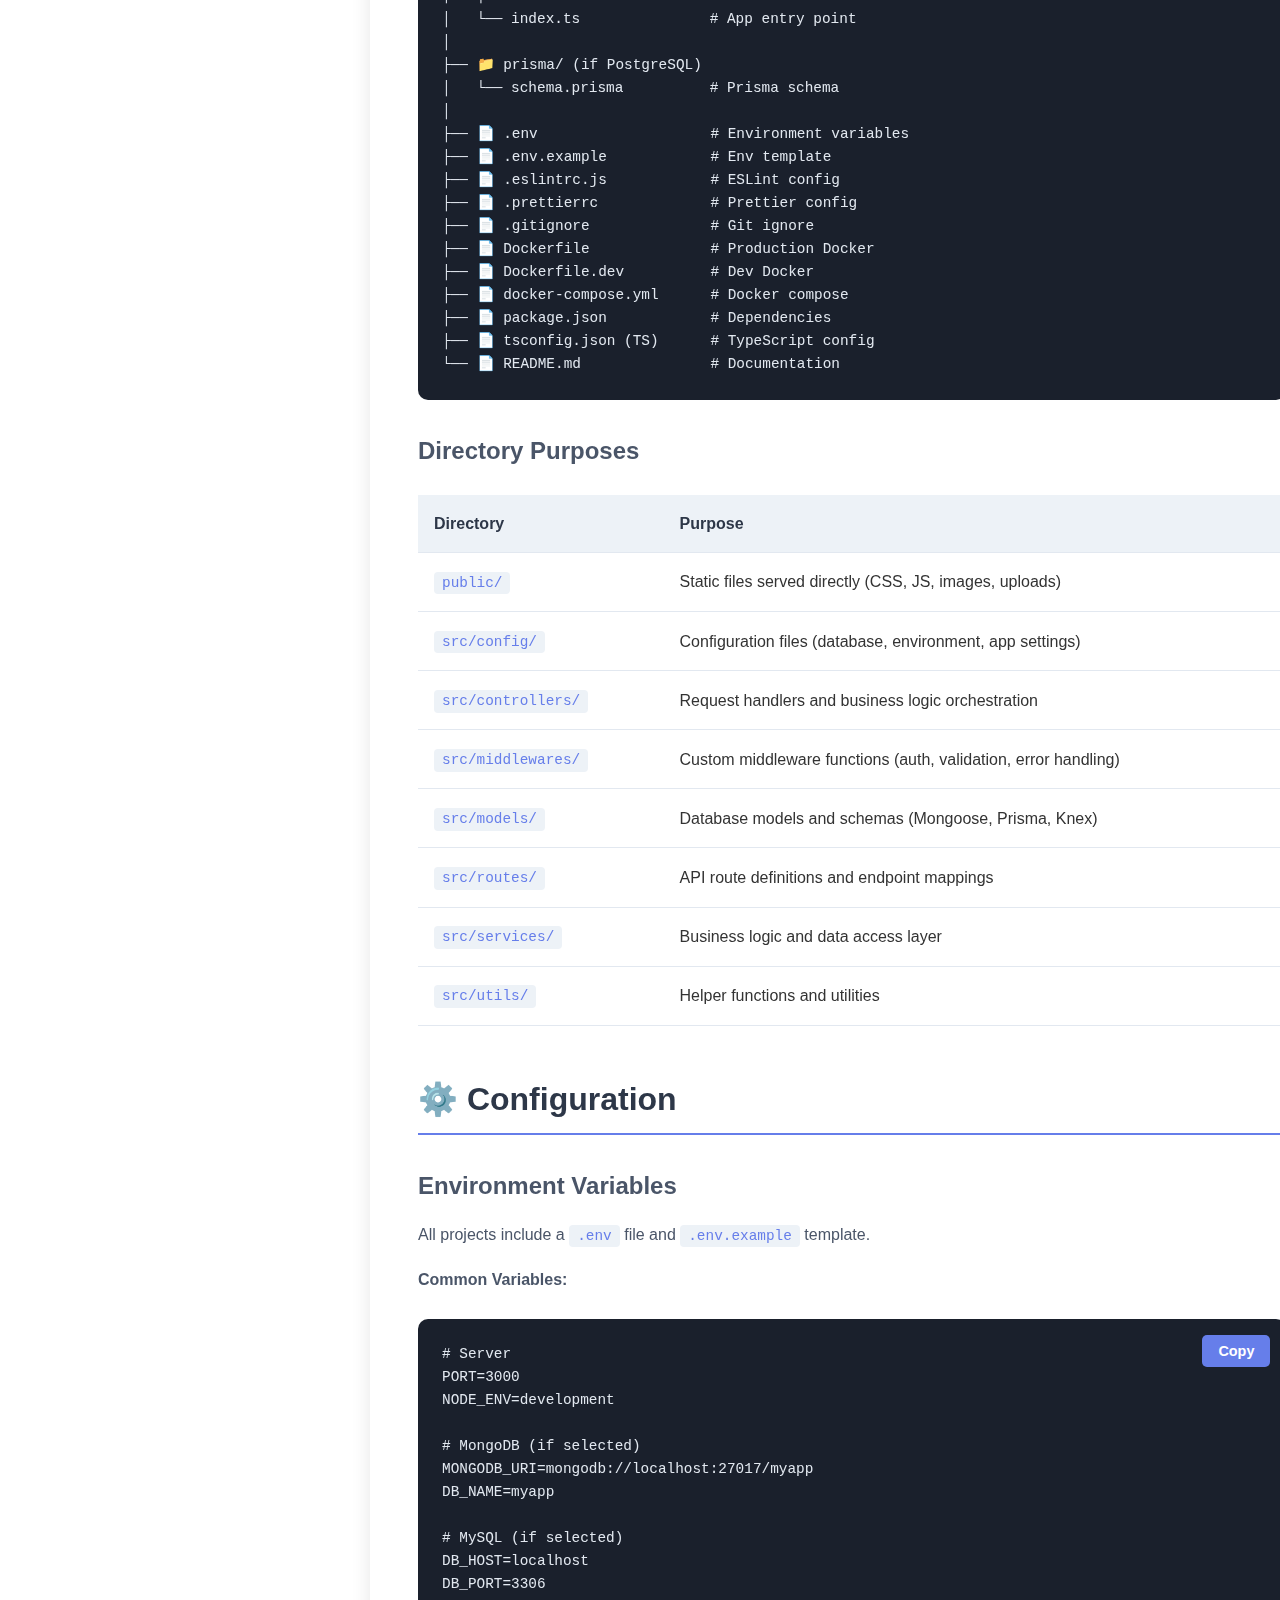
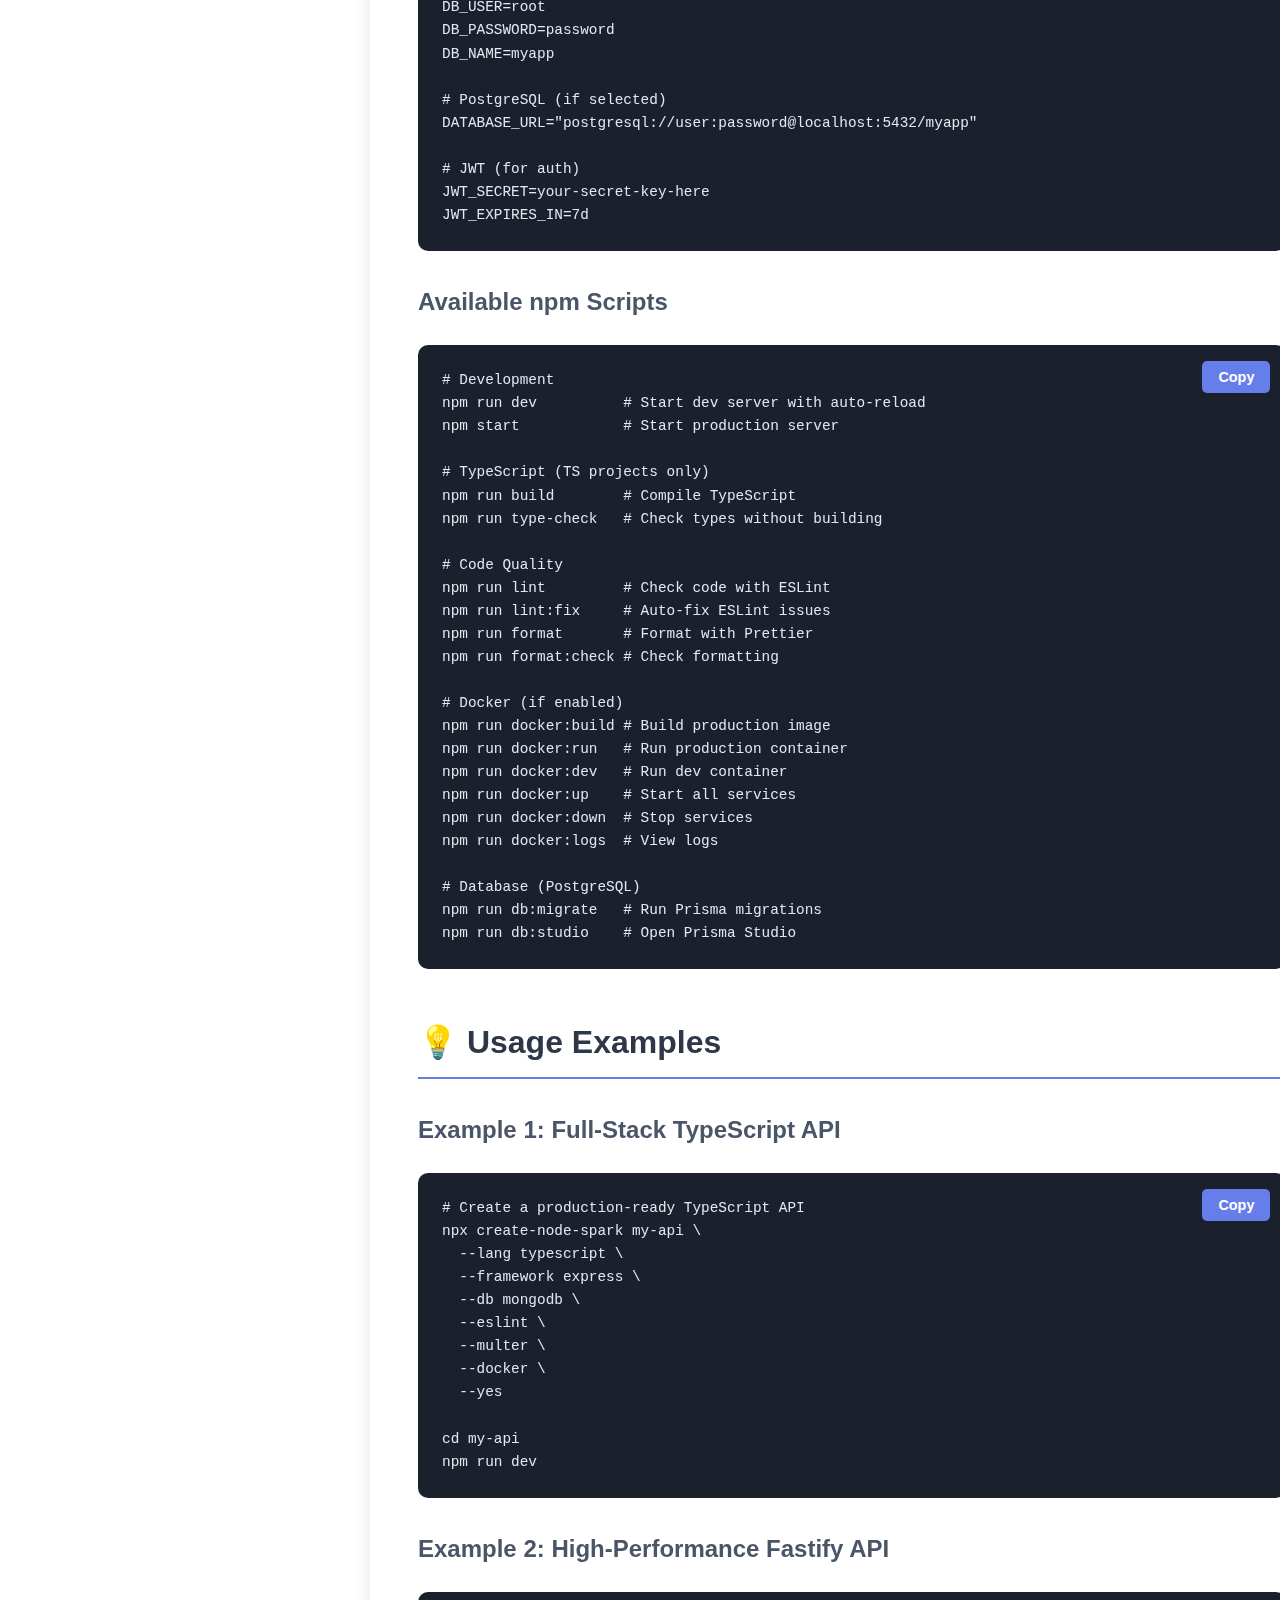
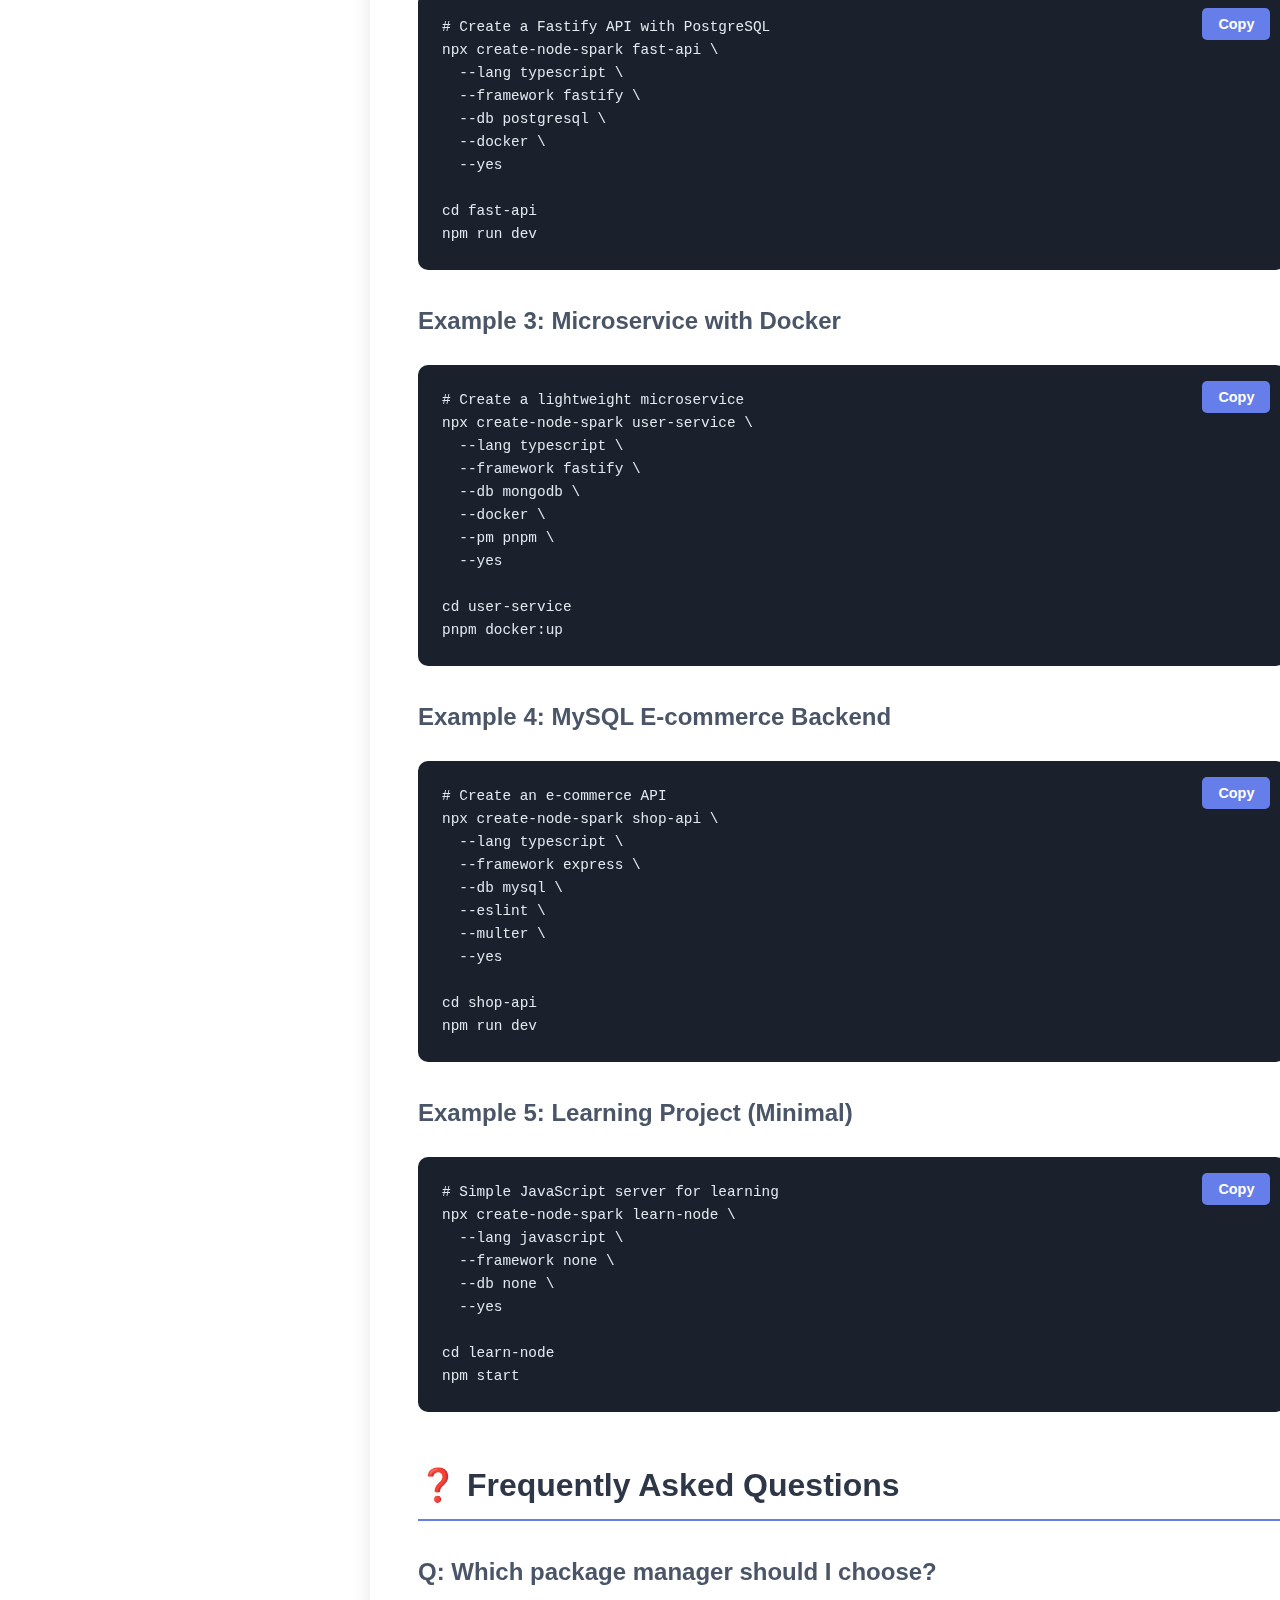
<file: docs.html>
<!doctype html>
<html lang="en">
  <head>
    <meta charset="UTF-8" />
    <meta name="viewport" content="width=device-width, initial-scale=1.0" />
    <title>Documentation - create-node-spark | Complete Guide</title>
    <meta
      name="description"
      content="Complete documentation and guide for create-node-spark - Learn how to scaffold Node.js backends with TypeScript, Express, Fastify, MongoDB, MySQL, PostgreSQL, and Docker support."
    />
    <link rel="icon" href="/favicon.ico" type="image/x-icon" />
    <link
      href="https://cdnjs.cloudflare.com/ajax/libs/font-awesome/6.4.0/css/all.min.css"
      rel="stylesheet"
    />
    <link rel="stylesheet" href="styles.css" />
    <style>
      .docs-container {
        max-width: 1200px;
        margin: 0 auto;
        padding: 8rem 2rem 4rem;
        display: grid;
        grid-template-columns: 250px 1fr;
        gap: 3rem;
      }

      .docs-sidebar {
        position: sticky;
        top: 100px;
        height: fit-content;
        background: white;
        padding: 2rem;
        border-radius: 15px;
        box-shadow: 0 4px 20px rgba(0, 0, 0, 0.1);
      }

      .docs-sidebar h3 {
        font-size: 1.2rem;
        margin-bottom: 1rem;
        color: #667eea;
      }

      .docs-nav {
        list-style: none;
      }

      .docs-nav li {
        margin-bottom: 0.5rem;
      }

      .docs-nav a {
        text-decoration: none;
        color: #4a5568;
        display: block;
        padding: 0.5rem;
        border-radius: 5px;
        transition: all 0.3s ease;
      }

      .docs-nav a:hover,
      .docs-nav a.active {
        background: #edf2f7;
        color: #667eea;
      }

      .docs-content {
        background: white;
        padding: 3rem;
        border-radius: 15px;
        box-shadow: 0 4px 20px rgba(0, 0, 0, 0.1);
      }

      .docs-content h1 {
        font-size: 2.5rem;
        margin-bottom: 1rem;
        color: #2d3748;
      }

      .docs-content h2 {
        font-size: 2rem;
        margin-top: 3rem;
        margin-bottom: 1rem;
        color: #2d3748;
        border-bottom: 2px solid #667eea;
        padding-bottom: 0.5rem;
      }

      .docs-content h3 {
        font-size: 1.5rem;
        margin-top: 2rem;
        margin-bottom: 1rem;
        color: #4a5568;
      }

      .docs-content p {
        margin-bottom: 1rem;
        line-height: 1.8;
        color: #4a5568;
      }

      .docs-content code {
        background: #edf2f7;
        padding: 0.2rem 0.5rem;
        border-radius: 4px;
        font-family: "Monaco", "Menlo", monospace;
        font-size: 0.9rem;
        color: #667eea;
      }

      .docs-content pre {
        background: #1a202c;
        color: #e2e8f0;
        padding: 1.5rem;
        border-radius: 10px;
        overflow-x: auto;
        margin: 1.5rem 0;
        position: relative;
      }

      .docs-content pre code {
        background: transparent;
        color: #e2e8f0;
        padding: 0;
      }

      .copy-btn {
        position: absolute;
        top: 1rem;
        right: 1rem;
        background: #667eea;
        color: white;
        border: none;
        padding: 0.5rem 1rem;
        border-radius: 5px;
        cursor: pointer;
        font-size: 0.9rem;
      }

      .copy-btn:hover {
        background: #5568d3;
      }

      .info-box {
        background: #e6f2ff;
        border-left: 4px solid #667eea;
        padding: 1rem 1.5rem;
        margin: 1.5rem 0;
        border-radius: 5px;
      }

      .warning-box {
        background: #fff5e6;
        border-left: 4px solid #ed8936;
        padding: 1rem 1.5rem;
        margin: 1.5rem 0;
        border-radius: 5px;
      }

      .success-box {
        background: #e6ffe6;
        border-left: 4px solid #48bb78;
        padding: 1rem 1.5rem;
        margin: 1.5rem 0;
        border-radius: 5px;
      }

      .docs-table {
        width: 100%;
        border-collapse: collapse;
        margin: 1.5rem 0;
      }

      .docs-table th,
      .docs-table td {
        padding: 1rem;
        text-align: left;
        border-bottom: 1px solid #e2e8f0;
      }

      .docs-table th {
        background: #edf2f7;
        font-weight: 600;
        color: #2d3748;
      }

      .docs-table tr:hover {
        background: #f7fafc;
      }

      .flag-code {
        background: #1a202c;
        color: #48bb78;
        padding: 0.2rem 0.5rem;
        border-radius: 4px;
        font-family: "Monaco", "Menlo", monospace;
        font-size: 0.9rem;
      }

      @media (max-width: 968px) {
        .docs-container {
          grid-template-columns: 1fr;
        }

        .docs-sidebar {
          position: relative;
          top: 0;
        }
      }
    </style>
  </head>
  <body>
    <div class="animated-bg"></div>

    <!-- Navigation -->
    <nav id="navbar">
      <div class="nav-container">
        <div class="logo">
          <i class="fas fa-bolt"></i>
          create-node-spark
        </div>
        <ul class="nav-links">
          <li><a href="index.html">Home</a></li>
          <li><a href="docs.html" class="active">Docs</a></li>
          <li><a href="changelog.html">Changelog</a></li>
          <li>
            <a
              href="https://github.com/talhabilal-dev/create-node-spark"
              target="_blank"
              >GitHub</a
            >
          </li>
        </ul>
      </div>
    </nav>

    <!-- Documentation Content -->
    <div class="docs-container">
      <!-- Sidebar Navigation -->
      <aside class="docs-sidebar">
        <h3>📚 Documentation</h3>
        <ul class="docs-nav">
          <li><a href="#getting-started">Getting Started</a></li>
          <li><a href="#installation">Installation</a></li>
          <li><a href="#usage">Usage</a></li>
          <li><a href="#cli-flags">CLI Flags</a></li>
          <li><a href="#features">Features</a></li>
          <li><a href="#frameworks">Frameworks</a></li>
          <li><a href="#databases">Databases</a></li>
          <li><a href="#docker">Docker Support</a></li>
          <li><a href="#project-structure">Project Structure</a></li>
          <li><a href="#configuration">Configuration</a></li>
          <li><a href="#examples">Examples</a></li>
          <li><a href="#faq">FAQ</a></li>
        </ul>
      </aside>

      <!-- Main Content -->
      <main class="docs-content">
        <h1>📖 Complete Documentation</h1>
        <p>
          Welcome to the complete guide for create-node-spark! This
          documentation covers everything you need to know to build
          production-ready Node.js backends in seconds.
        </p>

        <div class="success-box">
          <strong>✨ Current Version: 2.7.1</strong><br />
          Latest updates include Docker support, Fastify framework, PostgreSQL +
          Prisma, and enhanced CLI flags!
        </div>

        <!-- Getting Started -->
        <h2 id="getting-started">🚀 Getting Started</h2>
        <p>
          create-node-spark is a powerful CLI tool that scaffolds
          production-ready Node.js backend projects with zero configuration.
          Choose your language, framework, database, and features - we handle
          the rest!
        </p>

        <h3>Quick Start (30 seconds)</h3>
        <pre><button class="copy-btn" onclick="copyCode(this)">Copy</button><code># Run the CLI
npx create-node-spark@latest

# Follow the interactive prompts
✓ Project name: my-awesome-api
✓ Package manager: npm
✓ Language: TypeScript
✓ Framework: Express.js
✓ Database: MongoDB
✓ Features: ESLint, Multer

# Navigate and start coding
cd my-awesome-api
npm run dev</code></pre>

        <div class="info-box">
          <strong>💡 Pro Tip:</strong> Use <code>npx</code> to always get the
          latest version without global installation!
        </div>

        <!-- Installation -->
        <h2 id="installation">📦 Installation</h2>
        <p>You have three options to use create-node-spark:</p>

        <h3>1. NPX (Recommended)</h3>
        <pre><button class="copy-btn" onclick="copyCode(this)">Copy</button><code>npx create-node-spark@latest</code></pre>
        <p>
          <strong>Benefits:</strong> Always latest version, no global
          installation, perfect for one-time use.
        </p>

        <h3>2. Global Installation</h3>
        <pre><button class="copy-btn" onclick="copyCode(this)">Copy</button><code>npm install -g create-node-spark
create-node-spark</code></pre>
        <p>
          <strong>Benefits:</strong> Available anywhere, faster subsequent
          usage, ideal for frequent use.
        </p>

        <h3>3. Development Setup</h3>
        <pre><button class="copy-btn" onclick="copyCode(this)">Copy</button><code>git clone https://github.com/talhabilal-dev/create-node-spark.git
cd create-node-spark
npm install
npm link</code></pre>
        <p>
          <strong>Benefits:</strong> Full source access, contribute to
          development, latest features.
        </p>

        <!-- Usage -->
        <h2 id="usage">🎯 Usage</h2>

        <h3>Interactive Mode (Default)</h3>
        <p>Simply run the command and answer the prompts:</p>
        <pre><button class="copy-btn" onclick="copyCode(this)">Copy</button><code>npx create-node-spark@latest</code></pre>

        <h3>With Project Name</h3>
        <pre><button class="copy-btn" onclick="copyCode(this)">Copy</button><code>npx create-node-spark@latest my-project</code></pre>

        <h3>Full Automation Mode</h3>
        <pre><button class="copy-btn" onclick="copyCode(this)">Copy</button><code>npx create-node-spark my-api --lang ts --framework express --db mongodb --eslint --docker --yes</code></pre>

        <!-- CLI Flags -->
        <h2 id="cli-flags">🚩 CLI Flags Reference</h2>
        <p>Complete list of all available command-line flags and options.</p>

        <h3>Configuration Flags</h3>
        <table class="docs-table">
          <thead>
            <tr>
              <th>Flag</th>
              <th>Options</th>
              <th>Description</th>
            </tr>
          </thead>
          <tbody>
            <tr>
              <td><span class="flag-code">--name</span></td>
              <td>string</td>
              <td>Project name (lowercase, numbers, hyphens, underscores)</td>
            </tr>
            <tr>
              <td><span class="flag-code">--lang</span></td>
              <td>js, javascript, ts, typescript</td>
              <td>Programming language for the project</td>
            </tr>
            <tr>
              <td><span class="flag-code">--framework</span></td>
              <td>express, fastify, none</td>
              <td>Web framework to use</td>
            </tr>
            <tr>
              <td><span class="flag-code">--db</span></td>
              <td>mongodb, mongo, mysql, postgresql, postgres, none</td>
              <td>Database selection</td>
            </tr>
            <tr>
              <td><span class="flag-code">--pm</span></td>
              <td>npm, pnpm</td>
              <td>Package manager preference</td>
            </tr>
          </tbody>
        </table>

        <h3>Feature Flags</h3>
        <table class="docs-table">
          <thead>
            <tr>
              <th>Flag</th>
              <th>Description</th>
            </tr>
          </thead>
          <tbody>
            <tr>
              <td>
                <span class="flag-code">--eslint</span> /
                <span class="flag-code">--no-eslint</span>
              </td>
              <td>Enable/disable ESLint configuration</td>
            </tr>
            <tr>
              <td>
                <span class="flag-code">--multer</span> /
                <span class="flag-code">--no-multer</span>
              </td>
              <td>Enable/disable Multer for file uploads</td>
            </tr>
            <tr>
              <td>
                <span class="flag-code">--docker</span> /
                <span class="flag-code">--no-docker</span>
              </td>
              <td>Enable/disable Docker containerization</td>
            </tr>
          </tbody>
        </table>

        <h3>Utility Flags</h3>
        <table class="docs-table">
          <thead>
            <tr>
              <th>Flag</th>
              <th>Description</th>
            </tr>
          </thead>
          <tbody>
            <tr>
              <td>
                <span class="flag-code">--yes</span>,
                <span class="flag-code">-y</span>
              </td>
              <td>Skip all prompts and use defaults</td>
            </tr>
            <tr>
              <td><span class="flag-code">--verbose</span></td>
              <td>Show detailed output during setup</td>
            </tr>
            <tr>
              <td><span class="flag-code">--silent</span></td>
              <td>Suppress non-error output (perfect for CI/CD)</td>
            </tr>
            <tr>
              <td>
                <span class="flag-code">--help</span>,
                <span class="flag-code">-h</span>
              </td>
              <td>Display help information</td>
            </tr>
            <tr>
              <td>
                <span class="flag-code">--version</span>,
                <span class="flag-code">-v</span>
              </td>
              <td>Show version number</td>
            </tr>
          </tbody>
        </table>

        <!-- Features -->
        <h2 id="features">✨ Features Overview</h2>

        <h3>Language Support</h3>
        <p><strong>JavaScript:</strong> Modern ES6+ with ESM modules</p>
        <pre><button class="copy-btn" onclick="copyCode(this)">Copy</button><code>npx create-node-spark my-app --lang javascript</code></pre>

        <p><strong>TypeScript:</strong> Full type safety with strict mode</p>
        <pre><button class="copy-btn" onclick="copyCode(this)">Copy</button><code>npx create-node-spark my-app --lang typescript</code></pre>

        <h3>Package Managers</h3>
        <ul>
          <li><strong>npm:</strong> Default Node.js package manager</li>
          <li><strong>pnpm:</strong> Fast, disk-space efficient alternative</li>
        </ul>

        <h3>Developer Tools</h3>
        <p>
          <strong>ESLint:</strong> Developer-friendly linting with balanced
          rules
        </p>
        <ul>
          <li>TypeScript support with type-aware linting</li>
          <li>Prettier integration for consistent formatting</li>
          <li>
            Multiple npm scripts: <code>lint</code>, <code>lint:fix</code>,
            <code>format</code>
          </li>
        </ul>

        <p><strong>Multer:</strong> Multipart/form-data file upload handling</p>
        <ul>
          <li>Pre-configured middleware setup</li>
          <li>Organized <code>/public</code> directory structure</li>
          <li>Ready-to-use upload endpoints</li>
        </ul>

        <!-- Frameworks -->
        <h2 id="frameworks">🚀 Framework Options</h2>

        <h3>1. Express.js</h3>
        <p>
          The most popular Node.js web framework - stable, mature, and widely
          adopted.
        </p>
        <pre><button class="copy-btn" onclick="copyCode(this)">Copy</button><code>npx create-node-spark my-app --framework express --lang typescript</code></pre>

        <div class="info-box">
          <strong>Best for:</strong> Traditional REST APIs, middleware-heavy
          applications, large ecosystem of plugins
        </div>

        <h3>2. Fastify</h3>
        <p>High-performance web framework focused on speed and low overhead.</p>
        <pre><button class="copy-btn" onclick="copyCode(this)">Copy</button><code>npx create-node-spark my-app --framework fastify --lang typescript</code></pre>

        <div class="info-box">
          <strong>Best for:</strong> Performance-critical APIs, modern
          async/await patterns, schema validation
        </div>

        <p><strong>Key Features:</strong></p>
        <ul>
          <li>Up to 2x faster than Express</li>
          <li>Built-in JSON schema validation</li>
          <li>Async/await first-class support</li>
          <li>Plugin-based architecture</li>
          <li>Automatic logging with Pino</li>
        </ul>

        <h3>3. None (Vanilla Node.js)</h3>
        <p>Use native Node.js HTTP module for custom implementations.</p>
        <pre><button class="copy-btn" onclick="copyCode(this)">Copy</button><code>npx create-node-spark my-app --framework none</code></pre>

        <div class="info-box">
          <strong>Best for:</strong> Learning fundamentals, custom
          implementations, minimal dependencies
        </div>

        <!-- Databases -->
        <h2 id="databases">🗄️ Database Integration</h2>

        <h3>1. MongoDB + Mongoose</h3>
        <p>NoSQL database with elegant object modeling.</p>
        <pre><button class="copy-btn" onclick="copyCode(this)">Copy</button><code>npx create-node-spark my-app --db mongodb --framework express</code></pre>

        <p><strong>What you get:</strong></p>
        <ul>
          <li>Pre-configured Mongoose connection</li>
          <li>Example User schema and model</li>
          <li>Async/await connection handling</li>
          <li>Environment-based configuration</li>
          <li>Connection error handling</li>
        </ul>

        <p><strong>Environment Variables:</strong></p>
        <pre><button class="copy-btn" onclick="copyCode(this)">Copy</button><code>MONGODB_URI=mongodb://localhost:27017/myapp
DB_NAME=myapp</code></pre>

        <h3>2. MySQL + Knex.js</h3>
        <p>SQL database with powerful query builder.</p>
        <pre><button class="copy-btn" onclick="copyCode(this)">Copy</button><code>npx create-node-spark my-app --db mysql --framework express</code></pre>

        <p><strong>What you get:</strong></p>
        <ul>
          <li>Knex.js query builder configured</li>
          <li>Connection pooling setup</li>
          <li>Migration support ready</li>
          <li>Transaction helpers</li>
          <li>Environment-based config</li>
        </ul>

        <p><strong>Environment Variables:</strong></p>
        <pre><button class="copy-btn" onclick="copyCode(this)">Copy</button><code>DB_HOST=localhost
DB_PORT=3306
DB_USER=root
DB_PASSWORD=password
DB_NAME=myapp</code></pre>

        <h3>3. PostgreSQL + Prisma</h3>
        <p>Modern ORM with full TypeScript support and type safety.</p>
        <pre><button class="copy-btn" onclick="copyCode(this)">Copy</button><code>npx create-node-spark my-app --db postgresql --framework express --lang typescript</code></pre>

        <p><strong>What you get:</strong></p>
        <ul>
          <li>Prisma client with auto-generated types</li>
          <li>Example schema with User and Post models</li>
          <li>CRUD service layer</li>
          <li>API controllers and routes</li>
          <li>Migration workflow ready</li>
        </ul>

        <p><strong>Environment Variables:</strong></p>
        <pre><button class="copy-btn" onclick="copyCode(this)">Copy</button><code>DATABASE_URL="postgresql://user:password@localhost:5432/myapp"</code></pre>

        <p><strong>Prisma Workflow:</strong></p>
        <pre><button class="copy-btn" onclick="copyCode(this)">Copy</button><code># Generate Prisma client
npx prisma generate

# Create and apply migrations
npx prisma migrate dev --name init

# Open Prisma Studio
npx prisma studio</code></pre>

        <!-- Docker Support -->
        <h2 id="docker">🐳 Docker Support</h2>
        <p>Production-ready containerization with best practices built-in.</p>

        <pre><button class="copy-btn" onclick="copyCode(this)">Copy</button><code>npx create-node-spark my-app --docker --db mongodb --framework express</code></pre>

        <h3>Generated Files</h3>
        <ul>
          <li><strong>Dockerfile:</strong> Multi-stage production build</li>
          <li><strong>Dockerfile.dev:</strong> Development with hot-reload</li>
          <li><strong>.dockerignore:</strong> Optimized ignore patterns</li>
          <li>
            <strong>docker-compose.yml:</strong> Full-stack orchestration (with
            database)
          </li>
        </ul>

        <h3>Docker Commands (in package.json)</h3>
        <pre><button class="copy-btn" onclick="copyCode(this)">Copy</button><code># Build production image
npm run docker:build

# Run production container
npm run docker:run

# Development mode with hot-reload
npm run docker:dev

# Start all services (app + database)
npm run docker:up

# Stop services
npm run docker:down

# View logs
npm run docker:logs</code></pre>

        <h3>Docker Features</h3>
        <ul>
          <li>✅ Multi-stage builds for minimal image size</li>
          <li>✅ Alpine-based images (Node.js 18-alpine)</li>
          <li>✅ Non-root user execution for security</li>
          <li>✅ Health checks for containers</li>
          <li>✅ Volume mounting for development</li>
          <li>✅ Automatic database containers</li>
          <li>✅ Network isolation</li>
          <li>✅ Environment variable configuration</li>
        </ul>

        <h3>Example docker-compose.yml (MongoDB)</h3>
        <pre><button class="copy-btn" onclick="copyCode(this)">Copy</button><code>version: '3.8'

services:
  app:
    build: .
    ports:
      - "3000:3000"
    environment:
      MONGODB_URI: mongodb://mongo:27017/myapp
    depends_on:
      - mongo
    
  mongo:
    image: mongo:latest
    ports:
      - "27017:27017"
    volumes:
      - mongo-data:/data/db

volumes:
  mongo-data:</code></pre>

        <!-- Project Structure -->
        <h2 id="project-structure">📁 Project Structure</h2>
        <p>
          Every generated project follows a professional, scalable architecture:
        </p>

        <pre><button class="copy-btn" onclick="copyCode(this)">Copy</button><code>my-awesome-api/
├── 📁 public/                 # Static assets & uploads
│   ├── css/                   # Stylesheets
│   ├── js/                    # Client-side scripts
│   ├── images/                # Image assets
│   └── temp/                  # Temporary files
│
├── 📁 src/                    # Source code
│   ├── config/                # Configuration files
│   │   ├── database.ts        # Database connection
│   │   └── environment.ts     # Environment variables
│   │
│   ├── controllers/           # Route handlers
│   │   └── user.controller.ts
│   │
│   ├── middlewares/           # Custom middleware
│   │   ├── auth.middleware.ts
│   │   └── error.middleware.ts
│   │
│   ├── models/                # Database models
│   │   └── user.model.ts
│   │
│   ├── routes/                # API routes
│   │   └── user.routes.ts
│   │
│   ├── services/              # Business logic
│   │   └── user.service.ts
│   │
│   ├── utils/                 # Utility functions
│   │   └── logger.ts
│   │
│   └── index.ts               # App entry point
│
├── 📁 prisma/ (if PostgreSQL)
│   └── schema.prisma          # Prisma schema
│
├── 📄 .env                    # Environment variables
├── 📄 .env.example            # Env template
├── 📄 .eslintrc.js            # ESLint config
├── 📄 .prettierrc             # Prettier config
├── 📄 .gitignore              # Git ignore
├── 📄 Dockerfile              # Production Docker
├── 📄 Dockerfile.dev          # Dev Docker
├── 📄 docker-compose.yml      # Docker compose
├── 📄 package.json            # Dependencies
├── 📄 tsconfig.json (TS)      # TypeScript config
└── 📄 README.md               # Documentation</code></pre>

        <h3>Directory Purposes</h3>
        <table class="docs-table">
          <thead>
            <tr>
              <th>Directory</th>
              <th>Purpose</th>
            </tr>
          </thead>
          <tbody>
            <tr>
              <td><code>public/</code></td>
              <td>Static files served directly (CSS, JS, images, uploads)</td>
            </tr>
            <tr>
              <td><code>src/config/</code></td>
              <td>Configuration files (database, environment, app settings)</td>
            </tr>
            <tr>
              <td><code>src/controllers/</code></td>
              <td>Request handlers and business logic orchestration</td>
            </tr>
            <tr>
              <td><code>src/middlewares/</code></td>
              <td>
                Custom middleware functions (auth, validation, error handling)
              </td>
            </tr>
            <tr>
              <td><code>src/models/</code></td>
              <td>Database models and schemas (Mongoose, Prisma, Knex)</td>
            </tr>
            <tr>
              <td><code>src/routes/</code></td>
              <td>API route definitions and endpoint mappings</td>
            </tr>
            <tr>
              <td><code>src/services/</code></td>
              <td>Business logic and data access layer</td>
            </tr>
            <tr>
              <td><code>src/utils/</code></td>
              <td>Helper functions and utilities</td>
            </tr>
          </tbody>
        </table>

        <!-- Configuration -->
        <h2 id="configuration">⚙️ Configuration</h2>

        <h3>Environment Variables</h3>
        <p>
          All projects include a <code>.env</code> file and
          <code>.env.example</code> template.
        </p>

        <p><strong>Common Variables:</strong></p>
        <pre><button class="copy-btn" onclick="copyCode(this)">Copy</button><code># Server
PORT=3000
NODE_ENV=development

# MongoDB (if selected)
MONGODB_URI=mongodb://localhost:27017/myapp
DB_NAME=myapp

# MySQL (if selected)
DB_HOST=localhost
DB_PORT=3306
DB_USER=root
DB_PASSWORD=password
DB_NAME=myapp

# PostgreSQL (if selected)
DATABASE_URL="postgresql://user:password@localhost:5432/myapp"

# JWT (for auth)
JWT_SECRET=your-secret-key-here
JWT_EXPIRES_IN=7d</code></pre>

        <h3>Available npm Scripts</h3>
        <pre><button class="copy-btn" onclick="copyCode(this)">Copy</button><code># Development
npm run dev          # Start dev server with auto-reload
npm start            # Start production server

# TypeScript (TS projects only)
npm run build        # Compile TypeScript
npm run type-check   # Check types without building

# Code Quality
npm run lint         # Check code with ESLint
npm run lint:fix     # Auto-fix ESLint issues
npm run format       # Format with Prettier
npm run format:check # Check formatting

# Docker (if enabled)
npm run docker:build # Build production image
npm run docker:run   # Run production container
npm run docker:dev   # Run dev container
npm run docker:up    # Start all services
npm run docker:down  # Stop services
npm run docker:logs  # View logs

# Database (PostgreSQL)
npm run db:migrate   # Run Prisma migrations
npm run db:studio    # Open Prisma Studio</code></pre>

        <!-- Examples -->
        <h2 id="examples">💡 Usage Examples</h2>

        <h3>Example 1: Full-Stack TypeScript API</h3>
        <pre><button class="copy-btn" onclick="copyCode(this)">Copy</button><code># Create a production-ready TypeScript API
npx create-node-spark my-api \
  --lang typescript \
  --framework express \
  --db mongodb \
  --eslint \
  --multer \
  --docker \
  --yes

cd my-api
npm run dev</code></pre>

        <h3>Example 2: High-Performance Fastify API</h3>
        <pre><button class="copy-btn" onclick="copyCode(this)">Copy</button><code># Create a Fastify API with PostgreSQL
npx create-node-spark fast-api \
  --lang typescript \
  --framework fastify \
  --db postgresql \
  --docker \
  --yes

cd fast-api
npm run dev</code></pre>

        <h3>Example 3: Microservice with Docker</h3>
        <pre><button class="copy-btn" onclick="copyCode(this)">Copy</button><code># Create a lightweight microservice
npx create-node-spark user-service \
  --lang typescript \
  --framework fastify \
  --db mongodb \
  --docker \
  --pm pnpm \
  --yes

cd user-service
pnpm docker:up</code></pre>

        <h3>Example 4: MySQL E-commerce Backend</h3>
        <pre><button class="copy-btn" onclick="copyCode(this)">Copy</button><code># Create an e-commerce API
npx create-node-spark shop-api \
  --lang typescript \
  --framework express \
  --db mysql \
  --eslint \
  --multer \
  --yes

cd shop-api
npm run dev</code></pre>

        <h3>Example 5: Learning Project (Minimal)</h3>
        <pre><button class="copy-btn" onclick="copyCode(this)">Copy</button><code># Simple JavaScript server for learning
npx create-node-spark learn-node \
  --lang javascript \
  --framework none \
  --db none \
  --yes

cd learn-node
npm start</code></pre>

        <!-- FAQ -->
        <h2 id="faq">❓ Frequently Asked Questions</h2>

        <h3>Q: Which package manager should I choose?</h3>
        <p>
          <strong>A:</strong> Use <strong>npm</strong> if you're unsure - it's
          the default and works everywhere. Choose <strong>pnpm</strong> if you
          want faster installs and better disk space efficiency.
        </p>

        <h3>Q: Should I use TypeScript or JavaScript?</h3>
        <p>
          <strong>A:</strong> <strong>TypeScript</strong> is recommended for
          production projects - you get type safety, better IDE support, and
          fewer runtime errors. Use <strong>JavaScript</strong> for quick
          prototypes or learning.
        </p>

        <h3>Q: Express vs Fastify - which is better?</h3>
        <p>
          <strong>A:</strong> <strong>Express</strong> is more mature with a
          larger ecosystem. <strong>Fastify</strong> is faster and more modern.
          For most projects, Express is fine. Choose Fastify for
          performance-critical APIs.
        </p>

        <h3>Q: Which database should I use?</h3>
        <ul>
          <li>
            <strong>MongoDB:</strong> Best for flexible schemas, rapid
            prototyping, document-oriented data
          </li>
          <li>
            <strong>MySQL:</strong> Best for relational data, traditional SQL,
            well-understood patterns
          </li>
          <li>
            <strong>PostgreSQL:</strong> Best for complex queries, type safety
            with Prisma, advanced SQL features
          </li>
          <li>
            <strong>None:</strong> If you're adding a database later or using
            external services
          </li>
        </ul>

        <h3>Q: Can I use this in production?</h3>
        <p>
          <strong>A:</strong> Yes! create-node-spark generates production-ready
          code with best practices, proper structure, and security
          considerations. Just make sure to:
        </p>
        <ul>
          <li>Update environment variables for production</li>
          <li>Use proper secrets and credentials</li>
          <li>Review and customize generated code for your use case</li>
          <li>Add authentication/authorization as needed</li>
          <li>Set up proper logging and monitoring</li>
        </ul>

        <h3>Q: How do I update to the latest version?</h3>
        <p>
          <strong>A:</strong> If using npx:
          <code>npx create-node-spark@latest</code> (always gets latest)<br />
          If globally installed: <code>npm update -g create-node-spark</code>
        </p>

        <h3>Q: Can I customize the generated code?</h3>
        <p>
          <strong>A:</strong> Absolutely! The generated code is yours to modify.
          We provide a solid foundation, but you should customize it for your
          specific needs.
        </p>

        <h3>Q: Does it support authentication?</h3>
        <p>
          <strong>A:</strong> Not yet, but it's coming in Phase 2! For now, you
          can easily add JWT, Passport.js, or other auth solutions to the
          generated project.
        </p>

        <h3>Q: What Node.js version is required?</h3>
        <p>
          <strong>A:</strong> Node.js 14.x or higher is recommended. Node.js
          18.x LTS is ideal for production.
        </p>

        <h3>Q: Can I contribute?</h3>
        <p>
          <strong>A:</strong> Yes! We welcome contributions. Check out our
          <a
            href="https://github.com/talhabilal-dev/create-node-spark"
            target="_blank"
            >GitHub repository</a
          >
          for contribution guidelines.
        </p>

        <div class="success-box">
          <strong>Need More Help?</strong><br />
          Check out our <a href="changelog.html">Changelog</a> for latest
          updates or visit our
          <a
            href="https://github.com/talhabilal-dev/create-node-spark/discussions"
            target="_blank"
            >GitHub Discussions</a
          >
          to ask questions!
        </div>
      </main>
    </div>

    <!-- Footer -->
    <footer>
      <div class="footer-content">
        <div class="footer-links">
          <a href="index.html">Home</a>
          <a href="docs.html">Documentation</a>
          <a href="changelog.html">Changelog</a>
          <a
            href="https://github.com/talhabilal-dev/create-node-spark"
            target="_blank"
            >GitHub</a
          >
          <a
            href="https://www.npmjs.com/package/create-node-spark"
            target="_blank"
            >npm</a
          >
          <a href="mailto:contact@talhabilal.dev">Contact</a>
        </div>
        <p>
          &copy; 2025 create-node-spark. Made with ❤️ by developers, for
          developers.
        </p>
      </div>
    </footer>

    <script src="script.js"></script>
  </body>
</html>
</file>
<file: styles.css>
* {
  margin: 0;
  padding: 0;
  box-sizing: border-box;
}

body {
  font-family: -apple-system, BlinkMacSystemFont, "Segoe UI", Roboto, sans-serif;
  line-height: 1.6;
  color: #333;
  overflow-x: hidden;
}

/* Animated Background */
.animated-bg {
  position: fixed;
  top: 0;
  left: 0;
  width: 100%;
  height: 100%;
  z-index: -1;
  background: linear-gradient(135deg, #667eea 0%, #764ba2 100%);
  opacity: 0.1;
}

.animated-bg::before {
  content: "";
  position: absolute;
  top: 0;
  left: 0;
  width: 100%;
  height: 100%;
  background: url('data:image/svg+xml,<svg width="60" height="60" viewBox="0 0 60 60" xmlns="http://www.w3.org/2000/svg"><g fill="none" fill-rule="evenodd"><g fill="%23667eea" fill-opacity="0.1"><circle cx="7" cy="7" r="7"/></g></g></svg>');
  animation: float 20s ease-in-out infinite;
}

@keyframes float {
  0%,
  100% {
    transform: translateY(0px);
  }
  50% {
    transform: translateY(-20px);
  }
}

/* Navigation */
nav {
  position: fixed;
  top: 0;
  width: 100%;
  background: rgba(255, 255, 255, 0.95);
  backdrop-filter: blur(10px);
  border-bottom: 1px solid rgba(0, 0, 0, 0.1);
  padding: 1rem 0;
  z-index: 1000;
  transition: all 0.3s ease;
}

nav.scrolled {
  background: rgba(255, 255, 255, 0.98);
  box-shadow: 0 2px 20px rgba(0, 0, 0, 0.1);
}

.nav-container {
  max-width: 1200px;
  margin: 0 auto;
  padding: 0 2rem;
  display: flex;
  justify-content: space-between;
  align-items: center;
}

.logo {
  font-size: 1.5rem;
  font-weight: 700;
  color: #667eea;
  display: flex;
  align-items: center;
  gap: 0.5rem;
}

.logo i {
  font-size: 2rem;
}

.nav-links {
  display: flex;
  list-style: none;
  gap: 2rem;
}

.nav-links a {
  text-decoration: none;
  color: #333;
  font-weight: 500;
  transition: color 0.3s ease;
  position: relative;
}

.nav-links a:hover {
  color: #667eea;
}

.nav-links a::after {
  content: "";
  position: absolute;
  bottom: -5px;
  left: 0;
  width: 0;
  height: 2px;
  background: #667eea;
  transition: width 0.3s ease;
}

.nav-links a:hover::after {
  width: 100%;
}

/* Hero Section */
.hero {
  min-height: 100vh;
  display: flex;
  align-items: center;
  justify-content: center;
  text-align: center;
  padding: 8rem 2rem 4rem;
  background: linear-gradient(135deg, #667eea 0%, #764ba2 100%);
  color: white;
  position: relative;
}

.hero::before {
  content: "";
  position: absolute;
  top: 0;
  left: 0;
  right: 0;
  bottom: 0;
  background: url('data:image/svg+xml,<svg width="100" height="100" viewBox="0 0 100 100" xmlns="http://www.w3.org/2000/svg"><defs><pattern id="grain" width="100" height="100" patternUnits="userSpaceOnUse"><circle cx="50" cy="50" r="1" fill="white" opacity="0.1"/></pattern></defs><rect width="100" height="100" fill="url(%23grain)"/></svg>');
  opacity: 0.3;
}

.hero-content {
  max-width: 800px;
  z-index: 1;
  position: relative;
}

.hero h1 {
  font-size: clamp(2.5rem, 5vw, 4rem);
  font-weight: 800;
  margin-bottom: 1rem;
  animation: fadeInUp 1s ease;
}

.hero-subtitle {
  font-size: clamp(1.2rem, 2.5vw, 1.8rem);
  margin-bottom: 1rem;
  opacity: 0.9;
  animation: fadeInUp 1s ease 0.2s both;
}

.hero-description {
  font-size: 1.1rem;
  margin-bottom: 2rem;
  opacity: 0.8;
  animation: fadeInUp 1s ease 0.4s both;
}

.cta-buttons {
  display: flex;
  gap: 1rem;
  justify-content: center;
  flex-wrap: wrap;
  animation: fadeInUp 1s ease 0.6s both;
}

.btn {
  padding: 1rem 2rem;
  border: none;
  border-radius: 50px;
  font-size: 1.1rem;
  font-weight: 600;
  text-decoration: none;
  cursor: pointer;
  transition: all 0.3s ease;
  display: inline-flex;
  align-items: center;
  gap: 0.5rem;
  position: relative;
  overflow: hidden;
}

.btn-primary {
  background: white;
  color: #667eea;
}

.btn-primary:hover {
  transform: translateY(-2px);
  box-shadow: 0 10px 30px rgba(0, 0, 0, 0.2);
}

.btn-secondary {
  background: transparent;
  color: white;
  border: 2px solid white;
}

.btn-secondary:hover {
  background: white;
  color: #667eea;
  transform: translateY(-2px);
}

/* Code Example */
.code-example {
  background: rgba(0, 0, 0, 0.1);
  border-radius: 10px;
  padding: 1.5rem;
  margin: 2rem auto;
  max-width: 600px;
  text-align: left;
  font-family: "Monaco", "Menlo", monospace;
  animation: fadeInUp 1s ease 0.8s both;
}

.code-example code {
  color: #fff;
  font-size: 1rem;
}

/* Features Section */
.features {
  padding: 6rem 2rem;
  background: #f8fafc;
}

.container {
  max-width: 1200px;
  margin: 0 auto;
}

.section-title {
  text-align: center;
  font-size: 2.5rem;
  font-weight: 700;
  margin-bottom: 1rem;
  color: #2d3748;
}

.section-subtitle {
  text-align: center;
  font-size: 1.2rem;
  color: #718096;
  margin-bottom: 4rem;
}

.features-grid {
  display: grid;
  grid-template-columns: repeat(auto-fit, minmax(300px, 1fr));
  gap: 2rem;
  margin-bottom: 4rem;
}

.feature-card {
  background: white;
  padding: 2rem;
  border-radius: 20px;
  box-shadow: 0 4px 20px rgba(0, 0, 0, 0.1);
  transition: all 0.3s ease;
  position: relative;
  overflow: hidden;
}

.feature-card::before {
  content: "";
  position: absolute;
  top: 0;
  left: 0;
  width: 100%;
  height: 4px;
  background: linear-gradient(90deg, #667eea, #764ba2);
}

.feature-card:hover {
  transform: translateY(-10px);
  box-shadow: 0 20px 40px rgba(0, 0, 0, 0.15);
}

.feature-icon {
  font-size: 3rem;
  color: #667eea;
  margin-bottom: 1rem;
}

.feature-title {
  font-size: 1.4rem;
  font-weight: 600;
  margin-bottom: 1rem;
  color: #2d3748;
}

.feature-description {
  color: #718096;
  line-height: 1.6;
}

/* Stats Section */
.stats {
  padding: 4rem 2rem;
  background: linear-gradient(135deg, #667eea 0%, #764ba2 100%);
  color: white;
  text-align: center;
}

.stats-grid {
  display: grid;
  grid-template-columns: repeat(auto-fit, minmax(200px, 1fr));
  gap: 2rem;
  max-width: 800px;
  margin: 0 auto;
}

.stat-item {
  padding: 1rem;
}

.stat-number {
  font-size: 3rem;
  font-weight: 700;
  display: block;
  margin-bottom: 0.5rem;
}

.stat-label {
  font-size: 1.1rem;
  opacity: 0.9;
}

/* Roadmap Section */
.roadmap {
  padding: 6rem 2rem;
  background: white;
}

.phase {
  margin-bottom: 3rem;
  padding: 2rem;
  border-radius: 20px;
  position: relative;
}

.phase-completed {
  background: linear-gradient(135deg, #48bb78, #38a169);
  color: white;
}

.phase-progress {
  background: linear-gradient(135deg, #ed8936, #dd6b20);
  color: white;
}

.phase-planned {
  background: linear-gradient(135deg, #667eea, #764ba2);
  color: white;
}

.phase-title {
  font-size: 1.8rem;
  font-weight: 700;
  margin-bottom: 1rem;
  display: flex;
  align-items: center;
  gap: 1rem;
}

.phase-items {
  display: grid;
  grid-template-columns: repeat(auto-fit, minmax(250px, 1fr));
  gap: 1rem;
}

.phase-item {
  background: rgba(255, 255, 255, 0.1);
  padding: 1rem;
  border-radius: 10px;
  backdrop-filter: blur(10px);
}

/* Installation Section */
.installation {
  padding: 6rem 2rem;
  background: #1a202c;
  color: white;
}

.installation-methods {
  display: grid;
  grid-template-columns: repeat(auto-fit, minmax(350px, 1fr));
  gap: 2rem;
  margin-top: 3rem;
}

.method-card {
  background: #2d3748;
  padding: 2rem;
  border-radius: 15px;
  position: relative;
}

.method-title {
  font-size: 1.3rem;
  font-weight: 600;
  margin-bottom: 1rem;
  color: #63b3ed;
}

.method-code {
  background: #1a202c;
  padding: 1rem;
  border-radius: 8px;
  font-family: "Monaco", "Menlo", monospace;
  margin: 1rem 0;
  color: white;
  position: relative;
}

.copy-btn {
  position: absolute;
  top: 0.3rem;
  right: 0.5rem;
  background: #667eea;
  border: none;
  color: white;
  padding: 1rem;
  border-radius: 5px;
  cursor: pointer;
  font-size: 0.85rem;
  font-weight: 600;
  transition: all 0.3s ease;
  z-index: 10;
  white-space: nowrap;
}

.copy-btn:hover {
  background: #5568d3;
  transform: translateY(-2px);
  box-shadow: 0 4px 12px rgba(102, 126, 234, 0.4);
}

.copy-btn:active {
  transform: translateY(0);
}

.copy-btn-support {
  position: absolute;
  top: 1.5rem;
  right: 0.5rem;
  background: #667eea;
  border: none;
  color: white;
  padding: 0.8rem;
  border-radius: 5px;
  cursor: pointer;
  font-size: 0.8rem;
}

/* Footer */
footer {
  padding: 3rem 2rem;
  background: #2d3748;
  color: white;
  text-align: center;
}

.footer-content {
  max-width: 800px;
  margin: 0 auto;
}

.footer-links {
  display: flex;
  justify-content: center;
  gap: 2rem;
  margin-bottom: 2rem;
  flex-wrap: wrap;
}

.footer-links a {
  color: white;
  text-decoration: none;
  transition: color 0.3s ease;
}

.footer-links a:hover {
  color: #667eea;
}

/* Animations */
@keyframes fadeInUp {
  from {
    opacity: 0;
    transform: translateY(30px);
  }
  to {
    opacity: 1;
    transform: translateY(0);
  }
}

@keyframes pulse {
  0%,
  100% {
    transform: scale(1);
  }
  50% {
    transform: scale(1.05);
  }
}

/* Scroll animations */
.fade-in {
  opacity: 0;
  transform: translateY(30px);
  transition: all 0.6s ease;
}

.fade-in.visible {
  opacity: 1;
  transform: translateY(0);
}

/* Mobile Responsive */
@media (max-width: 768px) {
  .nav-links {
    display: none;
  }

  .hero {
    padding: 6rem 1rem 2rem;
  }

  .cta-buttons {
    flex-direction: column;
    align-items: center;
  }

  .btn {
    width: 100%;
    max-width: 300px;
    justify-content: center;
    font-size: 1rem;
    padding: 0.9rem 1.5rem;
  }

  .copy-btn {
    position: absolute;
    top: 0.5rem;
    right: 0.5rem;
    background: #667eea;
    border: none;
    color: white;
    padding: 0.4rem 0.8rem;
    border-radius: 5px;
    cursor: pointer;
    font-size: 0.75rem;
    z-index: 10;
    white-space: nowrap;
  }

  .method-code {
    padding: 1rem;
    padding-right: 4rem;
    position: relative;
  }

  .method-code code {
    font-size: 0.85rem;
    line-height: 1.6;
    word-break: break-word;
  }

  .features-grid {
    grid-template-columns: 1fr;
  }

  .installation-methods {
    grid-template-columns: 1fr;
  }

  .method-card {
    padding: 1.5rem;
  }

  .section-title {
    font-size: 2rem;
  }

  .section-subtitle {
    font-size: 1rem;
  }

  .code-example {
    padding: 1rem;
    font-size: 0.9rem;
  }
}

/* Extra Small Mobile Devices */
@media (max-width: 480px) {
  .hero h1 {
    font-size: 2rem;
  }

  .hero-subtitle {
    font-size: 1.2rem;
  }

  .hero-description {
    font-size: 1rem;
  }

  .btn {
    font-size: 0.95rem;
    padding: 0.8rem 1.2rem;
  }

  .copy-btn {
    padding: 0.3rem 0.6rem;
    font-size: 0.7rem;
    top: 0.3rem;
    right: 0.3rem;
  }

  .method-code {
    padding: 0.8rem;
    padding-right: 3.5rem;
  }

  .method-code code {
    font-size: 0.8rem;
  }

  .section-title {
    font-size: 1.8rem;
  }

  .feature-card {
    padding: 1.5rem;
  }

  .feature-icon {
    font-size: 2.5rem;
  }

  .method-card {
    padding: 1.2rem;
  }
}

/* Landscape Mobile */
@media (max-width: 768px) and (orientation: landscape) {
  .hero {
    padding: 5rem 1rem 2rem;
    min-height: auto;
  }

  .cta-buttons {
    flex-direction: row;
    gap: 0.5rem;
  }

  .btn {
    max-width: 200px;
    font-size: 0.9rem;
    padding: 0.7rem 1rem;
  }
}

/* Particle animation */
.particles {
  position: absolute;
  top: 0;
  left: 0;
  width: 100%;
  height: 100%;
  overflow: hidden;
  z-index: 0;
}

.particle {
  position: absolute;
  background: rgba(255, 255, 255, 0.1);
  border-radius: 50%;
  animation: floatParticle 6s linear infinite;
}

@keyframes floatParticle {
  0% {
    transform: translateY(100vh) rotate(0deg);
    opacity: 0;
  }
  10% {
    opacity: 1;
  }
  90% {
    opacity: 1;
  }
  100% {
    transform: translateY(-100px) rotate(360deg);
    opacity: 0;
  }
}
</file>
